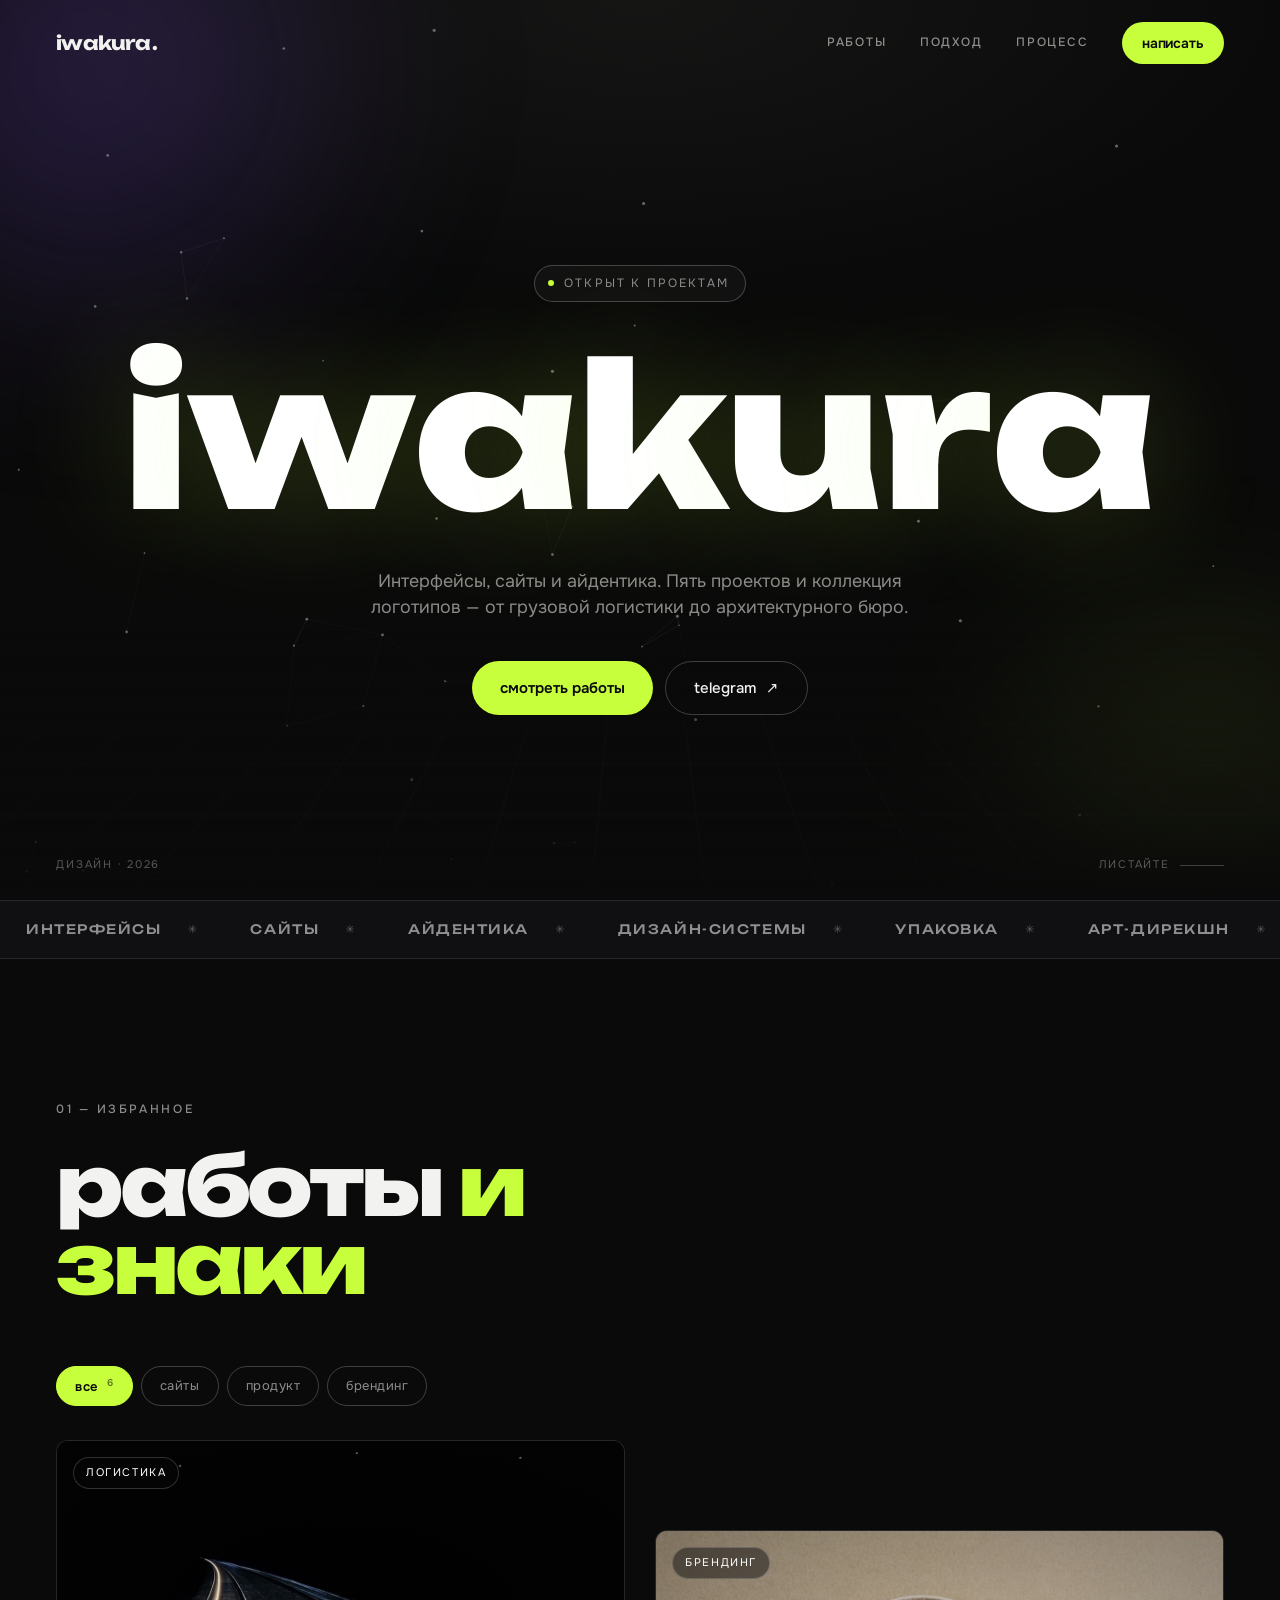
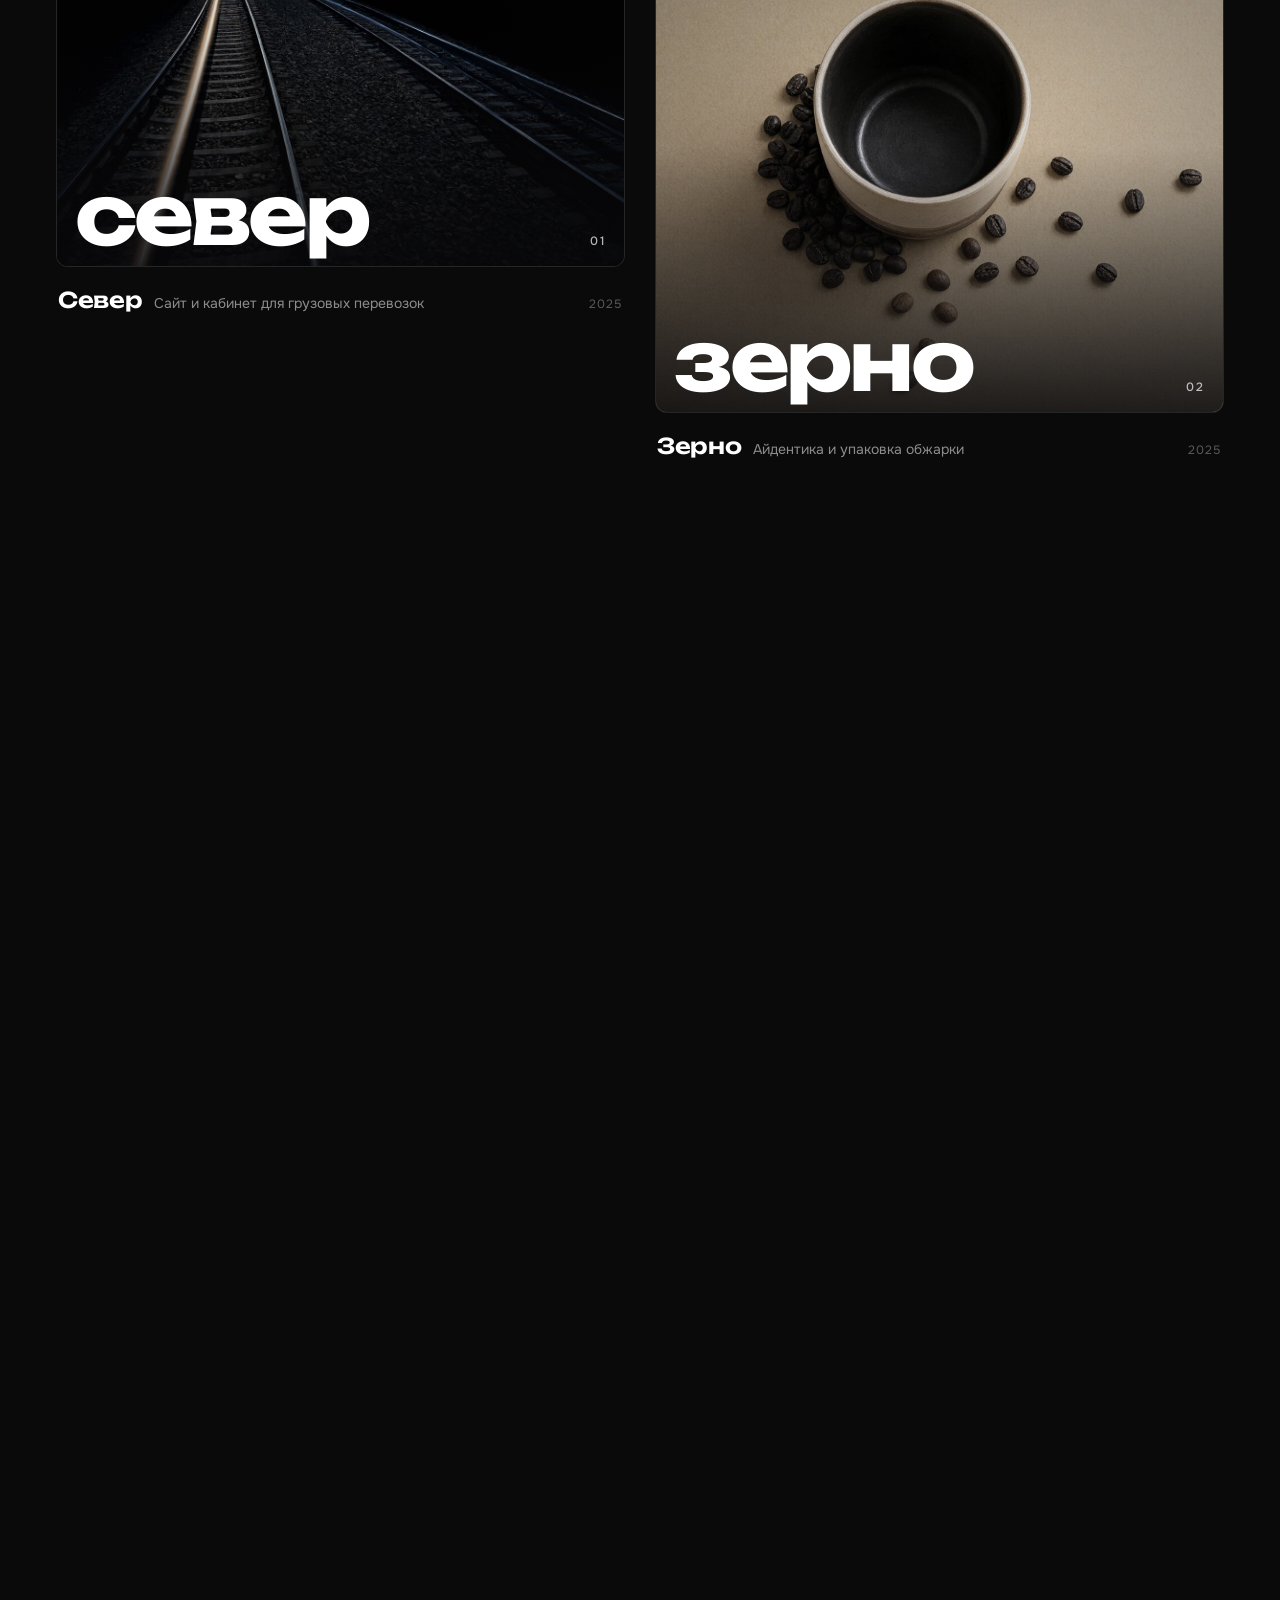
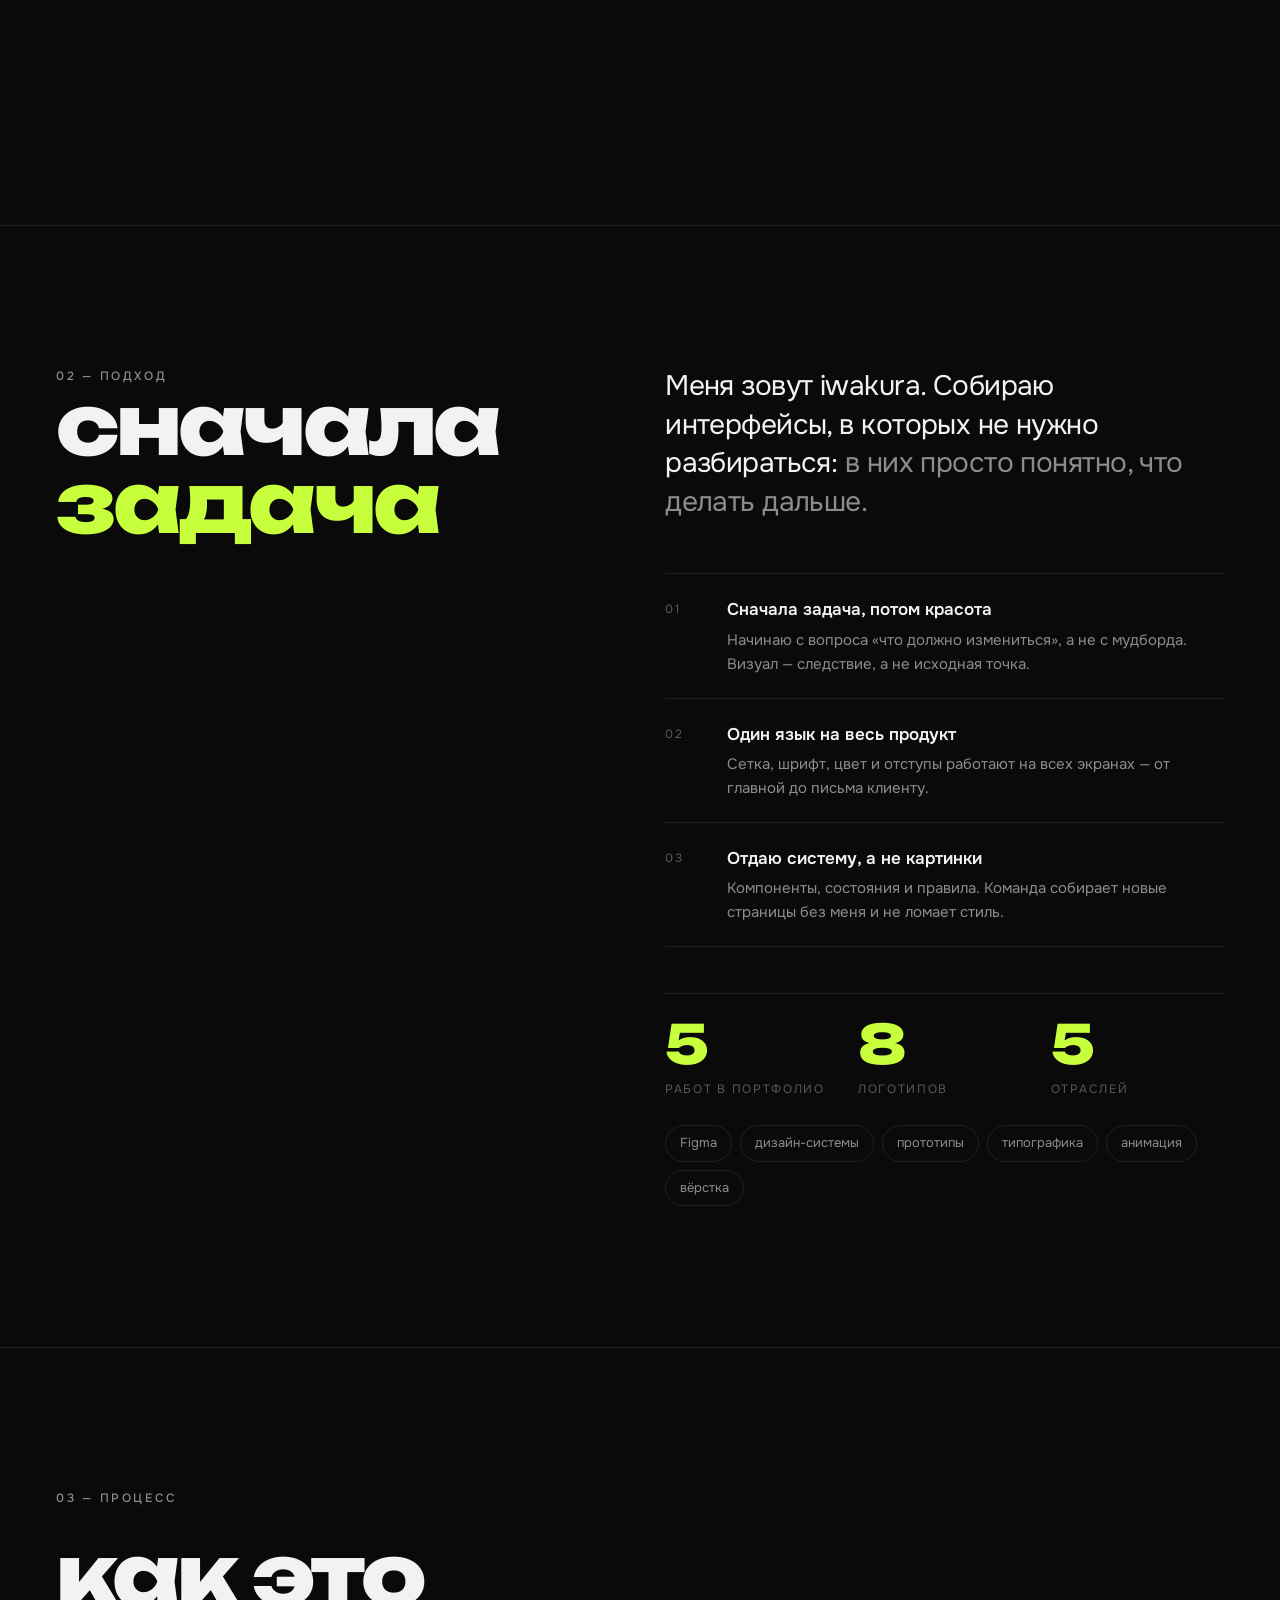
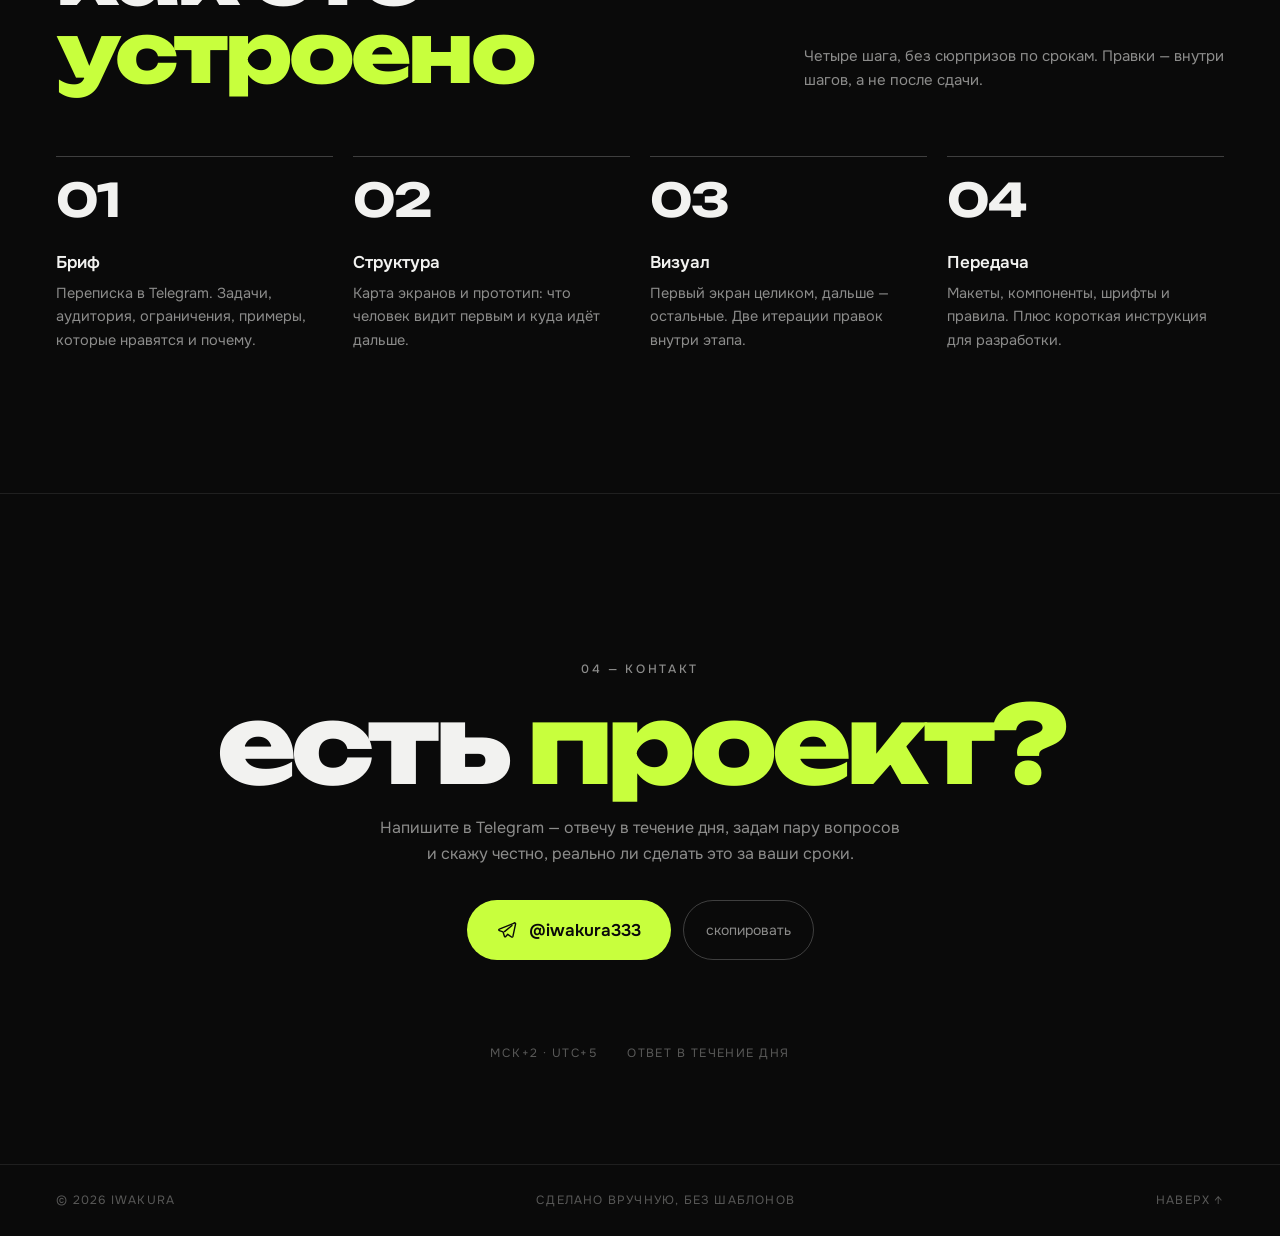
<file: index.html>
﻿<!DOCTYPE html>
<html lang="ru">
<head>
<meta charset="UTF-8">
<meta name="viewport" content="width=device-width, initial-scale=1">
<title>iwakura — дизайн интерфейсов и айдентики</title>
<meta name="description" content="Портфолио iwakura: интерфейсы, сайты и айдентика. Пять проектов и коллекция логотипов — от грузовой логистики до архитектурного бюро.">
<meta property="og:type" content="website">
<meta property="og:title" content="iwakura — дизайн интерфейсов и айдентики">
<meta property="og:description" content="Пять проектов: логистика, кофе, B2B-аналитика, финтех, архитектура.">
<meta name="theme-color" content="#08080a">
<meta http-equiv="Content-Security-Policy" content="default-src 'self'; img-src 'self' data:; style-src 'self' 'unsafe-inline'; script-src 'self' 'unsafe-inline'; font-src 'self'; connect-src 'none'; object-src 'none'; base-uri 'self'; form-action 'none'">
<meta name="referrer" content="strict-origin-when-cross-origin">
<meta name="color-scheme" content="dark">
<link rel="canonical" href="https://dieforme7123.github.io/iwakura/">
<meta property="og:url" content="https://dieforme7123.github.io/iwakura/">
<meta property="og:image" content="https://dieforme7123.github.io/iwakura/og.jpg">
<meta property="og:image:width" content="1200">
<meta property="og:image:height" content="630">
<meta name="twitter:card" content="summary_large_image">
<link rel="icon" href="data:image/svg+xml,%3Csvg xmlns='http://www.w3.org/2000/svg' viewBox='0 0 64 64'%3E%3Crect width='64' height='64' rx='14' fill='%2308080a'/%3E%3Ctext x='32' y='43' font-family='Arial,sans-serif' font-size='26' font-weight='700' fill='%23f4efe4' text-anchor='middle'%3Eiw%3C/text%3E%3C/svg%3E">
<link rel="stylesheet" href="assets/css/fonts.css">
<link rel="stylesheet" href="assets/css/fonts-ui.css">
<link rel="stylesheet" href="assets/css/style.css">
<link rel="stylesheet" href="assets/css/theme-2026.css">
<script>document.documentElement.classList.add('js');</script>
</head>
<body>
<a class="skip" href="#works">к работам</a>
<div class="grain" aria-hidden="true"></div>
<div class="bg-fx" aria-hidden="true"><div class="bg-plane"></div><canvas id="bgParticles"></canvas></div>

<header class="site-head">
  <div class="head-inner">
    <a class="logo" href="index.html">iwakura<span class="dot">.</span></a>
    <nav class="nav" aria-label="Основная навигация">
      <a href="#works">работы</a>
      <a href="#about">подход</a>
      <a href="#process">процесс</a>
      <a class="pill" href="https://t.me/iwakura333" target="_blank" rel="noopener noreferrer">написать</a>
    </nav>
  </div>
  <div class="head-progress" aria-hidden="true"><i></i></div>
</header>

<main>
  <section class="hero">
    <div class="hero-glow" aria-hidden="true"></div>
    <div class="blob blob-a" aria-hidden="true"></div>
    <div class="blob blob-b" aria-hidden="true"></div>
    <p class="hero-kicker"><span class="live" aria-hidden="true"></span>открыт к проектам</p>
    <h1 class="hero-title" data-split>iwakura</h1>
    <p class="hero-sub">Интерфейсы, сайты и айдентика. Пять проектов и коллекция логотипов — от грузовой логистики до архитектурного бюро.</p>
    <div class="hero-cta">
      <a class="btn btn-solid" href="#works" data-magnetic>смотреть работы</a>
      <a class="btn btn-ghost" href="https://t.me/iwakura333" target="_blank" rel="noopener noreferrer">telegram <span class="arr">↗</span></a>
    </div>
    <div class="hero-foot">
      <span>дизайн · 2026</span>
      <span class="scroll-hint">листайте <i aria-hidden="true"></i></span>
    </div>
  </section>

  <div class="strip" aria-hidden="true">
    <div class="strip-track">
      <div class="strip-group">
        <span>интерфейсы</span><span>сайты</span><span>айдентика</span><span>дизайн-системы</span><span>упаковка</span><span>арт-дирекшн</span>
      </div>
    </div>
  </div>

  <section class="section" id="works">
    <div class="wrap">
      <div class="sec-head solo reveal">
        <p class="label">01 — избранное</p>
        <h2>работы <em>и знаки</em></h2>
      </div>

      <div class="filters" role="group" aria-label="Фильтр работ">
        <button class="fchip is-on" type="button" data-filter="all" aria-pressed="true">все <sup>6</sup></button>
        <button class="fchip" type="button" data-filter="web" aria-pressed="false">сайты</button>
        <button class="fchip" type="button" data-filter="product" aria-pressed="false">продукт</button>
        <button class="fchip" type="button" data-filter="brand" aria-pressed="false">брендинг</button>
      </div>
      <div class="works">
        <a class="card reveal" href="works/sever.html" data-cat="web">
          <div class="card-media">
            <img src="assets/img/sever.jpg" alt="Ночная железная дорога — обложка кейса «Север»">
            <span class="card-tag">логистика</span>
            <span class="card-go">смотреть кейс ↗</span>
            <span class="card-word">север <span class="idx">01</span></span>
          </div>
          <div class="card-meta">
            <h3>Север</h3>
            <p>Сайт и кабинет для грузовых перевозок</p>
            <span class="year">2025</span>
          </div>
        </a>

        <a class="card reveal" href="works/zerno.html" data-cat="brand">
          <div class="card-media">
            <img src="assets/img/zerno.jpg" alt="Кофейные зёрна и чашка — обложка кейса «Зерно»">
            <span class="card-tag">брендинг</span>
            <span class="card-go">смотреть кейс ↗</span>
            <span class="card-word">зерно <span class="idx">02</span></span>
          </div>
          <div class="card-meta">
            <h3>Зерно</h3>
            <p>Айдентика и упаковка обжарки</p>
            <span class="year">2025</span>
          </div>
        </a>

        <a class="card reveal" href="works/os.html" data-cat="product">
          <div class="card-media">
            <img src="assets/img/os.jpg" alt="Стеклянные ленты на тёмном фоне — обложка кейса «Ось»">
            <span class="card-tag">продукт</span>
            <span class="card-go">смотреть кейс ↗</span>
            <span class="card-word">ось <span class="idx">03</span></span>
          </div>
          <div class="card-meta">
            <h3>Ось</h3>
            <p>Дизайн-система для B2B-аналитики</p>
            <span class="year">2024</span>
          </div>
        </a>

        <a class="card reveal" href="works/volna.html" data-cat="product">
          <div class="card-media">
            <img src="assets/img/volna.jpg" alt="Тёмная вода — обложка кейса «Волна»">
            <span class="card-tag">финтех</span>
            <span class="card-go">смотреть кейс ↗</span>
            <span class="card-word">волна <span class="idx">04</span></span>
          </div>
          <div class="card-meta">
            <h3>Волна</h3>
            <p>Мобильный банк для самозанятых</p>
            <span class="year">2024</span>
          </div>
        </a>

        <a class="card reveal" href="works/arka.html" data-cat="web">
          <div class="card-media">
            <img src="assets/img/arka.jpg" alt="Бетонная архитектура — обложка кейса «Арка»">
            <span class="card-tag">сайт</span>
            <span class="card-go">смотреть кейс ↗</span>
            <span class="card-word">арка <span class="idx">05</span></span>
          </div>
          <div class="card-meta">
            <h3>Арка</h3>
            <p>Сайт-портфолио архитектурного бюро</p>
            <span class="year">2024</span>
          </div>
        </a>
        <a class="card reveal" href="works/logos.html" data-cat="brand">
          <div class="card-media">
            <img src="assets/img/logos.jpg" alt="Лист логотипов: Orée, Monro, Véla, Baron, Tavr, Palma">
            <span class="card-tag">логотипы</span>
            <span class="card-go">смотреть знаки ↗</span>
            <span class="card-word">логотипы <span class="idx">06</span></span>
          </div>
          <div class="card-meta">
            <h3>Логотипы</h3>
            <p>Девять брендов: от ювелирного дома до кофейни</p>
            <span class="year">2026</span>
          </div>
        </a>
      </div>
    </div>
  </section>

  <section class="section about" id="about">
    <div class="wrap about-grid">
      <div class="reveal">
        <p class="label">02 — подход</p>
        <h2>сначала <em>задача</em></h2>
      </div>
      <div class="about-body">
        <p class="lead reveal">Меня зовут iwakura. Собираю интерфейсы, в которых не нужно разбираться: <span>в них просто понятно, что делать дальше.</span></p>
        <ul class="principles">
          <li class="reveal"><span class="num">01</span><div><h3>Сначала задача, потом красота</h3><p>Начинаю с вопроса «что должно измениться», а не с мудборда. Визуал — следствие, а не исходная точка.</p></div></li>
          <li class="reveal"><span class="num">02</span><div><h3>Один язык на весь продукт</h3><p>Сетка, шрифт, цвет и отступы работают на всех экранах — от главной до письма клиенту.</p></div></li>
          <li class="reveal"><span class="num">03</span><div><h3>Отдаю систему, а не картинки</h3><p>Компоненты, состояния и правила. Команда собирает новые страницы без меня и не ломает стиль.</p></div></li>
        </ul>
        <ul class="stats-row">
          <li><b data-count="6">0</b><span>работ в портфолио</span></li>
          <li><b data-count="9">0</b><span>логотипов</span></li>
          <li><b data-count="5">0</b><span>отраслей</span></li>
        </ul>        <ul class="tags">
          <li>Figma</li><li>дизайн-системы</li><li>прототипы</li><li>типографика</li><li>анимация</li><li>вёрстка</li>
        </ul>
      </div>
    </div>
  </section>

  <section class="section process" id="process">
    <div class="wrap">
      <div class="sec-head reveal">
        <p class="label">03 — процесс</p>
        <h2>как это <em>устроено</em></h2>
        <p class="sec-note">Четыре шага, без сюрпризов по срокам. Правки — внутри шагов, а не после сдачи.</p>
      </div>
      <ol class="steps">
        <li class="step reveal"><span class="n">01</span><h3>Бриф</h3><p>Переписка в Telegram. Задачи, аудитория, ограничения, примеры, которые нравятся и почему.</p></li>
        <li class="step reveal"><span class="n">02</span><h3>Структура</h3><p>Карта экранов и прототип: что человек видит первым и куда идёт дальше.</p></li>
        <li class="step reveal"><span class="n">03</span><h3>Визуал</h3><p>Первый экран целиком, дальше — остальные. Две итерации правок внутри этапа.</p></li>
        <li class="step reveal"><span class="n">04</span><h3>Передача</h3><p>Макеты, компоненты, шрифты и правила. Плюс короткая инструкция для разработки.</p></li>
      </ol>
    </div>
  </section>

  <section class="contact" id="contact">
    <div class="wrap">
      <p class="label reveal">04 — контакт</p>
      <h2 class="reveal">есть <em>проект?</em></h2>
      <p class="lead reveal">Напишите в Telegram — отвечу в течение дня, задам пару вопросов и скажу честно, реально ли сделать это за ваши сроки.</p>
      <div class="contact-actions reveal">
        <a class="tg" href="https://t.me/iwakura333" target="_blank" rel="noopener noreferrer" data-magnetic>
          <svg viewBox="0 0 24 24" fill="none" stroke="currentColor" stroke-width="1.7" aria-hidden="true"><path d="M21.5 3.5 2.8 10.9c-.9.3-.9 1.5 0 1.8l4.4 1.5 1.7 5.3c.2.7 1.1.9 1.6.3l2.4-2.6 4.5 3.2c.6.4 1.5.1 1.7-.7l3.2-15c.2-.9-.7-1.6-1.8-1.2Z" stroke-linejoin="round"/><path d="M9 13.9 18 6.6" stroke-linecap="round"/></svg>
          @iwakura333
        </a>
        <button class="copy" type="button" data-copy="@iwakura333" aria-label="Скопировать ник в Telegram"><span>скопировать</span></button>
      </div>
      <div class="contact-foot reveal">
        <span>МСК+2 · UTC+5</span>
          <span>ответ в течение дня</span>
      </div>
    </div>
  </section>
</main>

<footer>
  <div class="wrap foot">
    <span>© 2026 iwakura</span>
    <span>сделано вручную, без шаблонов</span>
    <a href="#top" onclick="window.scrollTo({top:0,behavior:'smooth'});return false;">наверх ↑</a>
  </div>
</footer>

<script src="assets/js/main.js"></script>
<script src="assets/js/fx.js"></script>
<div class="cursor-dot" aria-hidden="true"></div>
<div class="cursor-ring" aria-hidden="true"></div>
</body>
</html>
</file>
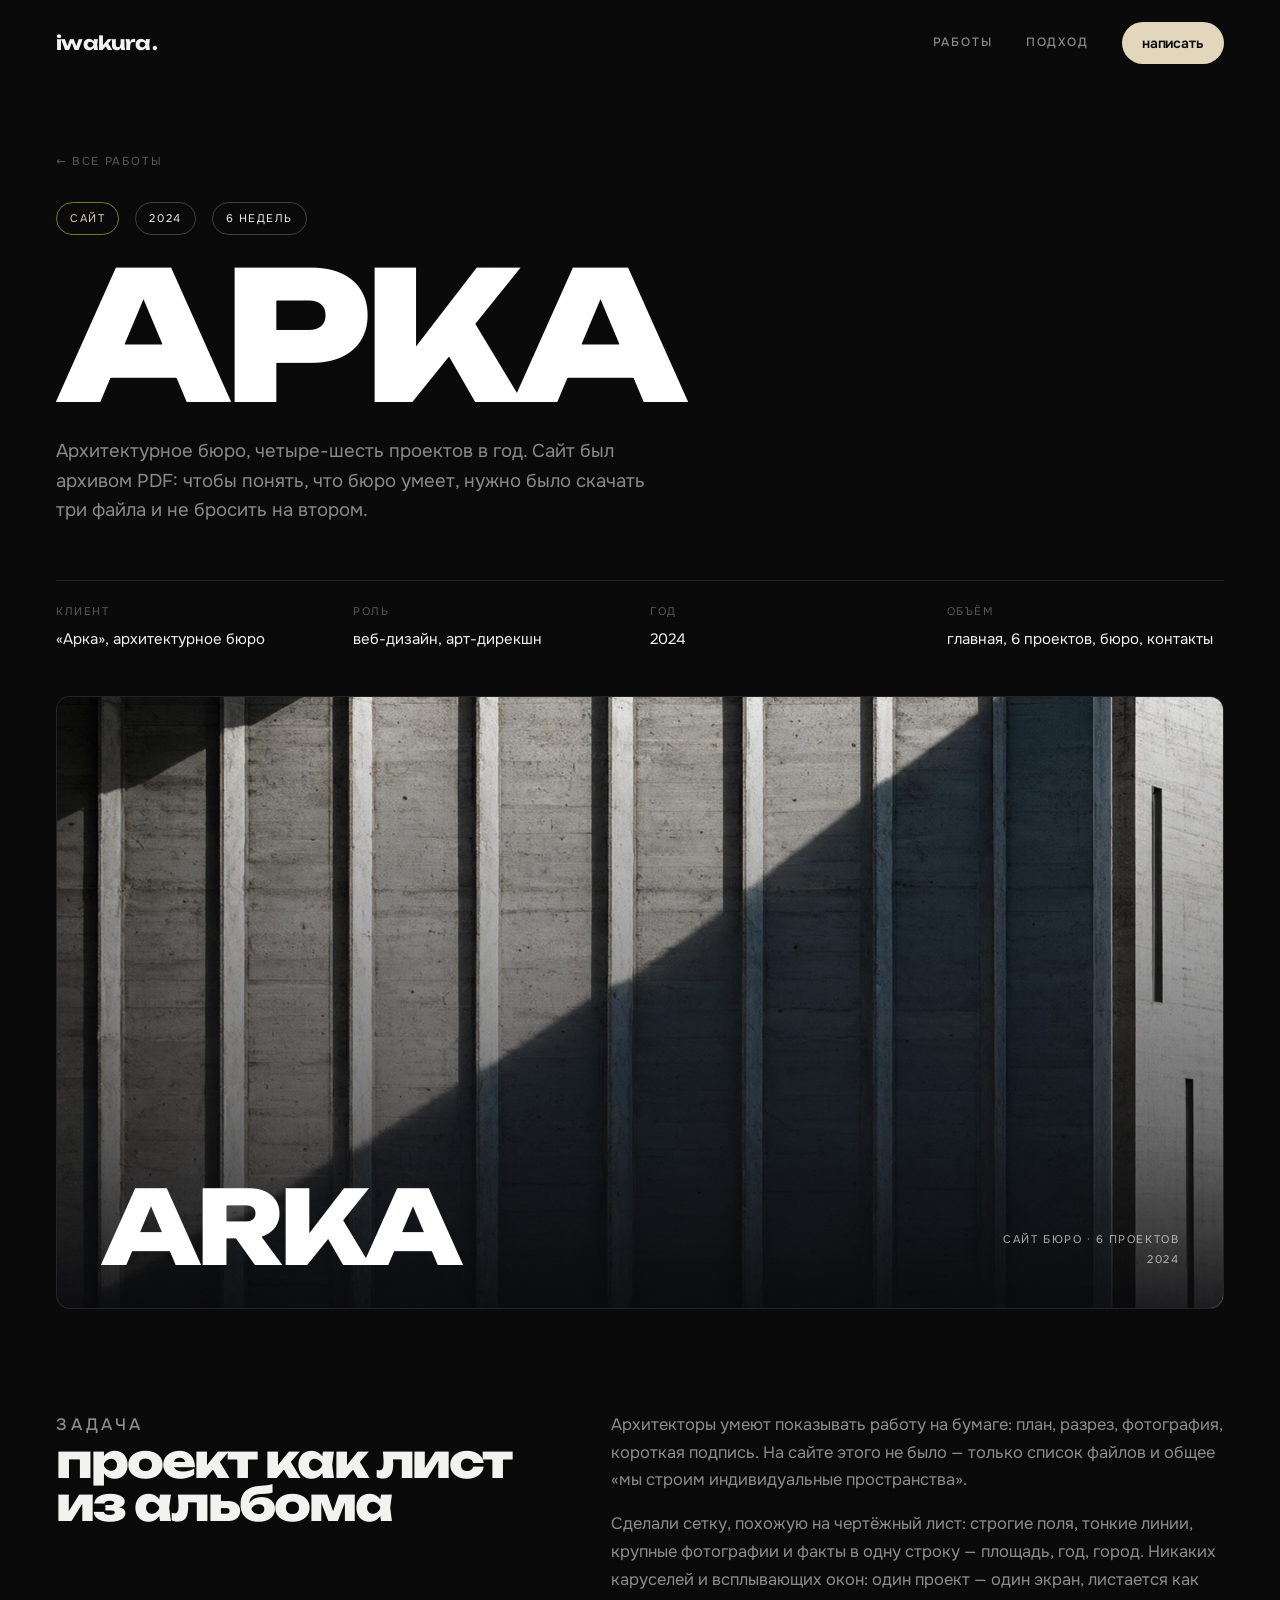
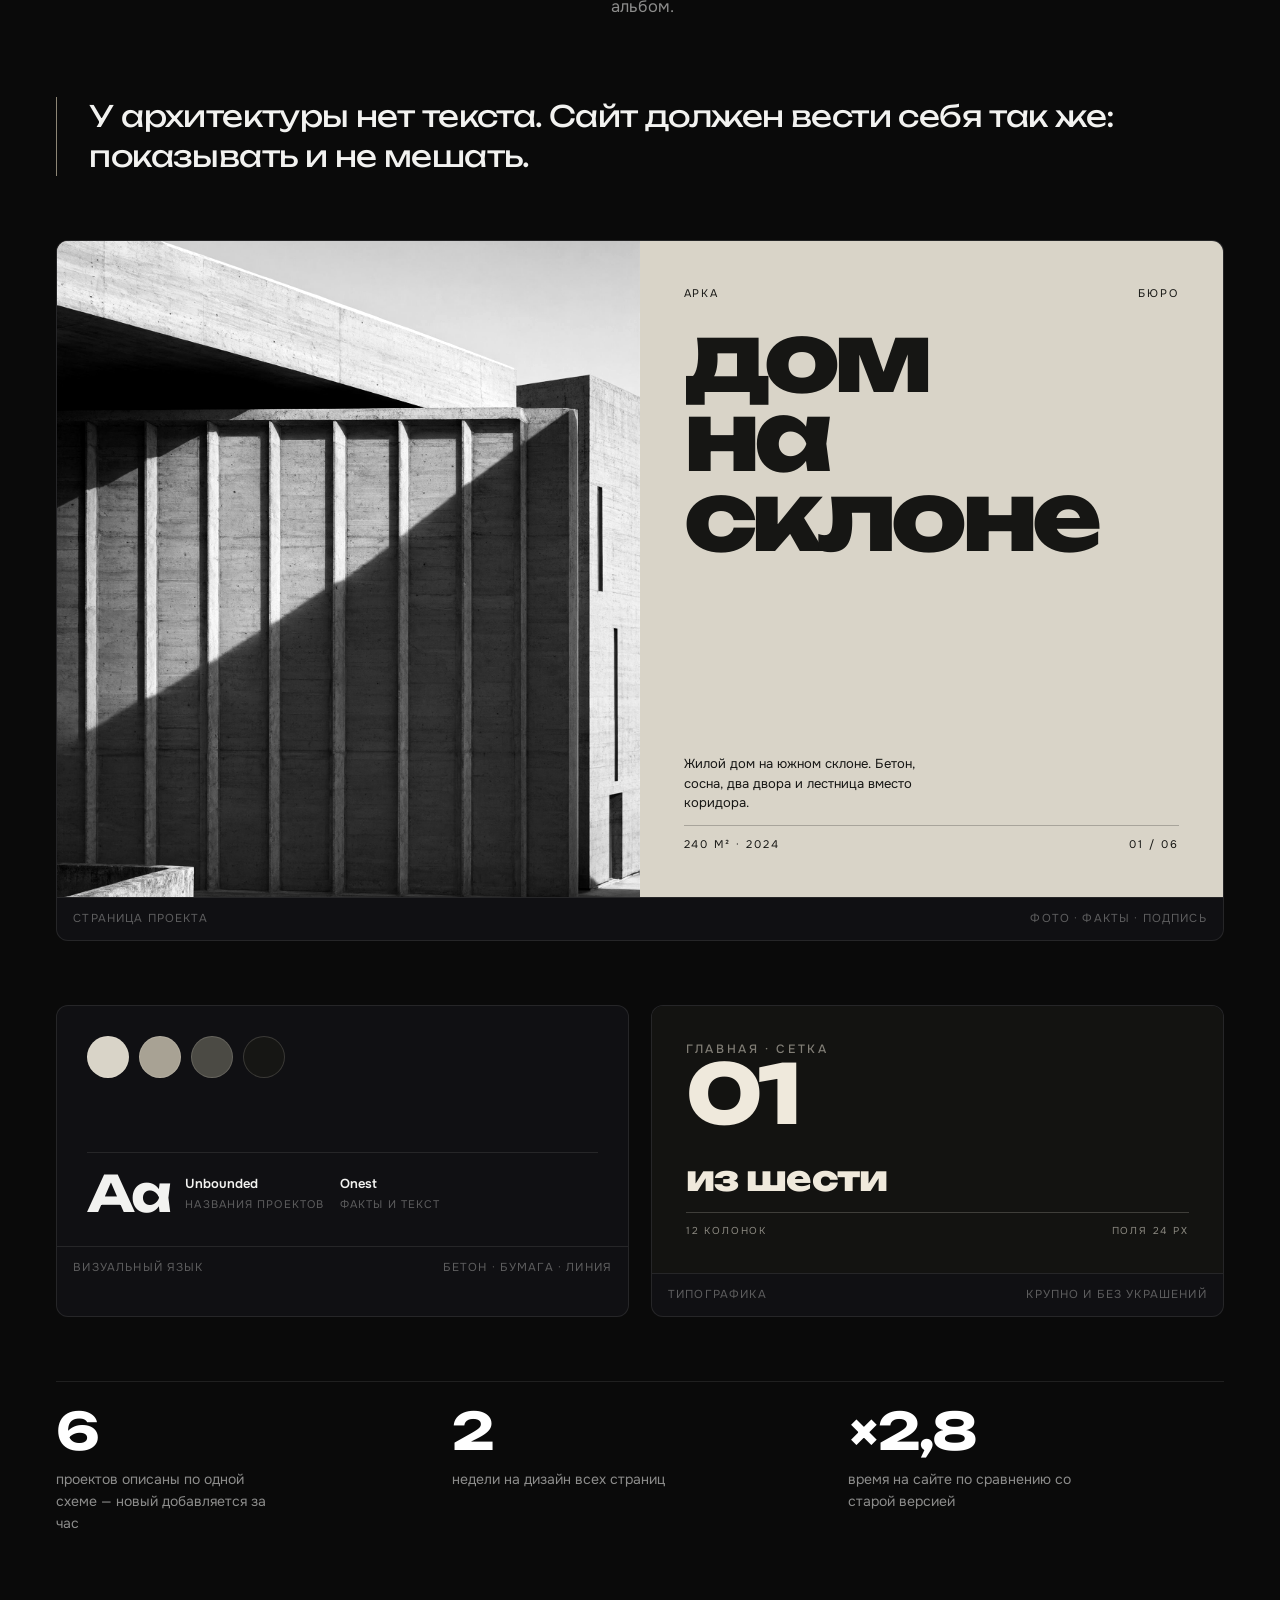
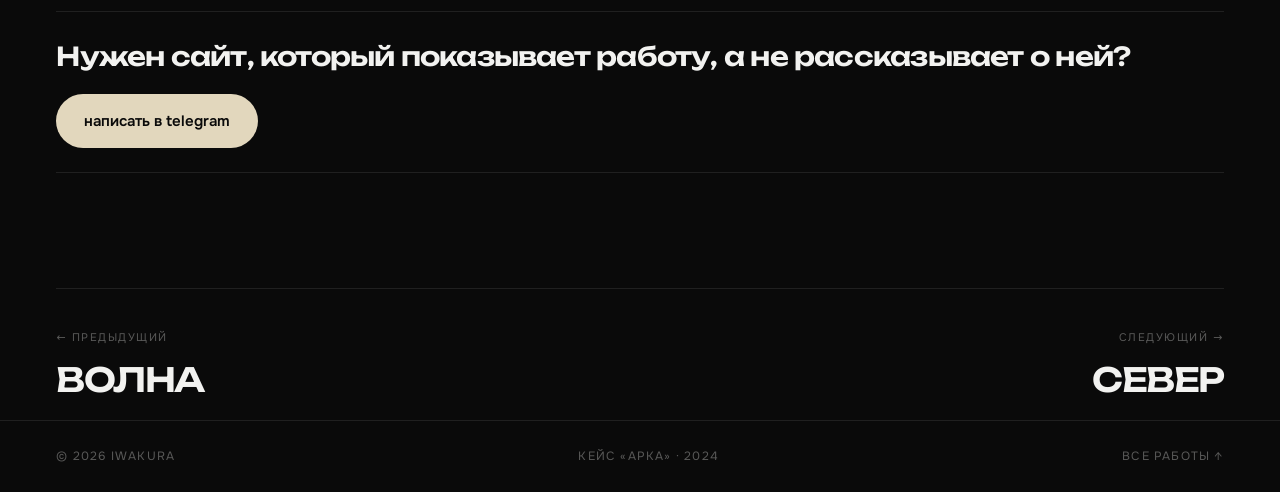
<file: works/arka.html>
﻿<!DOCTYPE html>
<html lang="ru">
<head>
<meta charset="UTF-8">
<meta name="viewport" content="width=device-width, initial-scale=1">
<title>Арка — сайт архитектурного бюро · iwakura</title>
<meta name="description" content="Кейс: сайт-портфолио архитектурного бюро «Арка» — сетка как чертёж, крупные фотографии и шесть проектов без лишних слов.">
<meta name="theme-color" content="#08080a">
<meta http-equiv="Content-Security-Policy" content="default-src 'self'; img-src 'self' data:; style-src 'self' 'unsafe-inline'; script-src 'self' 'unsafe-inline'; font-src 'self'; connect-src 'none'; object-src 'none'; base-uri 'self'; form-action 'none'">
<meta name="referrer" content="strict-origin-when-cross-origin">
<meta name="color-scheme" content="dark">
<link rel="canonical" href="https://dieforme7123.github.io/iwakura/works/arka.html">
<meta property="og:url" content="https://dieforme7123.github.io/iwakura/works/arka.html">
<meta property="og:image" content="https://dieforme7123.github.io/iwakura/og.jpg">
<meta property="og:image:width" content="1200">
<meta property="og:image:height" content="630">
<meta name="twitter:card" content="summary_large_image">
<link rel="icon" href="data:image/svg+xml,%3Csvg xmlns='http://www.w3.org/2000/svg' viewBox='0 0 64 64'%3E%3Crect width='64' height='64' rx='14' fill='%2308080a'/%3E%3Ctext x='32' y='43' font-family='Arial,sans-serif' font-size='26' font-weight='700' fill='%23f4efe4' text-anchor='middle'%3Eiw%3C/text%3E%3C/svg%3E">
<link rel="stylesheet" href="../assets/css/fonts.css">
<link rel="stylesheet" href="../assets/css/fonts-ui.css">
<link rel="stylesheet" href="../assets/css/style.css">
<link rel="stylesheet" href="../assets/css/theme-2026.css">
<script>document.documentElement.classList.add('js');</script>
</head>
<body class="case" style="--acc:#e2d7bd">
<a class="skip" href="#content">к содержимому</a>
<div class="grain" aria-hidden="true"></div>

<header class="site-head">
  <div class="head-inner">
    <a class="logo" href="../index.html">iwakura<span class="dot">.</span></a>
    <nav class="nav" aria-label="Навигация">
      <a href="../index.html#works">работы</a>
      <a href="../index.html#about">подход</a>
      <a class="pill" href="https://t.me/iwakura333" target="_blank" rel="noopener noreferrer">написать</a>
    </nav>
  </div>
  <div class="head-progress" aria-hidden="true"><i></i></div>
</header>

<main id="content" class="case-top">
  <div class="wrap case-head">
    <a class="back-link" href="../index.html#works">← все работы</a>
    <div class="case-tag">
      <span class="chip acc">сайт</span>
      <span class="chip">2024</span>
      <span class="chip">6 недель</span>
    </div>
    <h1 class="case-title">арка</h1>
    <p class="case-desc">Архитектурное бюро, четыре-шесть проектов в год. Сайт был архивом PDF: чтобы понять, что бюро умеет, нужно было скачать три файла и не бросить на втором.</p>
    <dl class="case-meta">
      <div><dt>клиент</dt><dd>«Арка», архитектурное бюро</dd></div>
      <div><dt>роль</dt><dd>веб-дизайн, арт-дирекшн</dd></div>
      <div><dt>год</dt><dd>2024</dd></div>
      <div><dt>объём</dt><dd>главная, 6 проектов, бюро, контакты</dd></div>
    </dl>
  </div>

  <div class="wrap">
    <figure class="case-cover reveal">
      <img src="../assets/img/arka.jpg" alt="Бетонная архитектура с сильными тенями" fetchpriority="high">
      <div class="cover-lock">
        <span class="word">arka</span>
        <span class="cap">сайт бюро · 6 проектов<br>2024</span>
      </div>
    </figure>
  </div>

  <div class="wrap case-body">
    <div class="prose">
      <div class="reveal">
        <p class="label">задача</p>
        <h2>проект как лист<br>из альбома</h2>
      </div>
      <div class="reveal">
        <p>Архитекторы умеют показывать работу на бумаге: план, разрез, фотография, короткая подпись. На сайте этого не было — только список файлов и общее «мы строим индивидуальные пространства».</p>
        <p>Сделали сетку, похожую на чертёжный лист: строгие поля, тонкие линии, крупные фотографии и факты в одну строку — площадь, год, город. Никаких каруселей и всплывающих окон: один проект — один экран, листается как альбом.</p>
      </div>
    </div>

    <blockquote class="quote reveal">У архитектуры нет текста. Сайт должен вести себя так же: показывать и не мешать.</blockquote>

    <div class="shots">
      <figure class="shot reveal">
        <div class="mock b-arka">
          <div class="ph"><img src="../assets/img/arka.jpg" alt="Фрагмент бетонного фасада"></div>
          <div class="txt">
            <div>
              <div class="sub" style="border:0; padding:0; margin-bottom:14px"><span>арка</span><span>бюро</span></div>
              <div class="huge">дом<br>на склоне</div>
            </div>
            <div>
              <p style="font-size:clamp(10px,1.2vw,13px); line-height:1.5; max-width:30ch">Жилой дом на южном склоне. Бетон, сосна, два двора и лестница вместо коридора.</p>
              <div class="sub" style="margin-top:12px"><span>240 м² · 2024</span><span>01 / 06</span></div>
            </div>
          </div>
        </div>
        <figcaption class="shot-cap"><span>страница проекта</span><span>фото · факты · подпись</span></figcaption>
      </figure>
    </div>

    <div class="shots two">
      <figure class="shot reveal">
        <div class="plate flush">
          <div class="row">
            <span class="sw" style="--c:#d9d4c8"></span>
            <span class="sw" style="--c:#a8a294"></span>
            <span class="sw" style="--c:#4b4a44"></span>
            <span class="sw" style="--c:#161614"></span>
          </div>
          <div class="spec">
            <span class="aa">Аа</span>
            <div><b>Unbounded</b><small>названия проектов</small></div>
            <div><b>Onest</b><small>факты и текст</small></div>
          </div>
        </div>
        <figcaption class="shot-cap"><span>визуальный язык</span><span>бетон · бумага · линия</span></figcaption>
      </figure>
      <figure class="shot reveal">
        <div class="poster">
          <span class="label" style="color:rgba(239,233,220,.5)">главная · сетка</span>
          <div class="big">01<br><span style="font-size:.42em; letter-spacing:-.02em">из шести</span></div>
          <div class="meta"><span>12 колонок</span><span>поля 24 px</span></div>
        </div>
        <figcaption class="shot-cap"><span>типографика</span><span>крупно и без украшений</span></figcaption>
      </figure>
    </div>

    <ul class="stats reveal">
      <li><div class="v">6</div><span class="k">проектов описаны по одной схеме — новый добавляется за час</span></li>
      <li><div class="v">2</div><span class="k">недели на дизайн всех страниц</span></li>
      <li><div class="v">×2,8</div><span class="k">время на сайте по сравнению со старой версией</span></li>
    </ul>

    <div class="case-cta reveal">
      <p>Нужен сайт, который показывает работу, а не рассказывает о ней?</p>
      <a class="btn btn-solid" href="https://t.me/iwakura333" target="_blank" rel="noopener noreferrer" data-magnetic>написать в telegram</a>
    </div>

    <nav class="case-nav" aria-label="Другие кейсы">
      <a href="volna.html"><span class="k">← предыдущий</span><span class="t">волна</span></a>
      <a class="next" href="sever.html"><span class="k">следующий →</span><span class="t">север</span></a>
    </nav>
  </div>
</main>

<footer>
  <div class="wrap foot">
    <span>© 2026 iwakura</span>
    <span>кейс «Арка» · 2024</span>
    <a href="../index.html#works">все работы ↑</a>
  </div>
</footer>

<script src="../assets/js/main.js"></script>
</body>
</html>
</file>
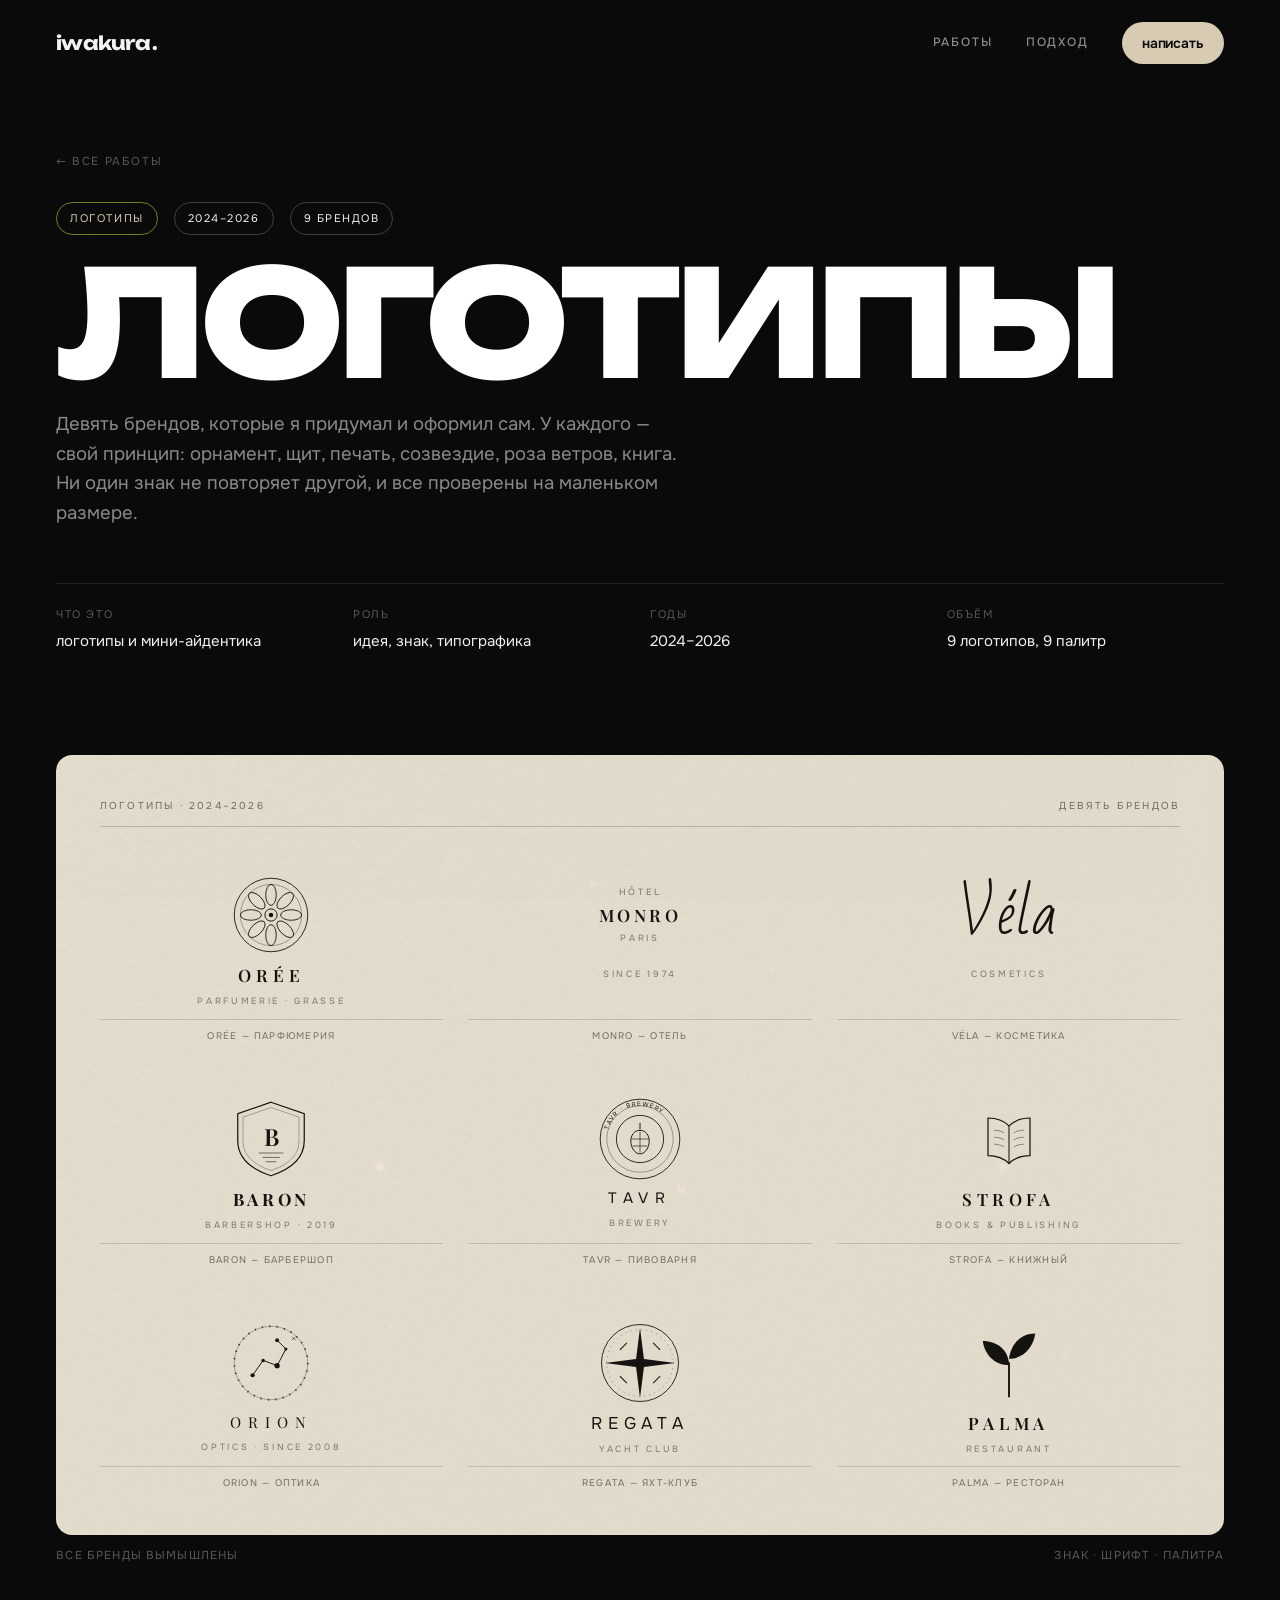
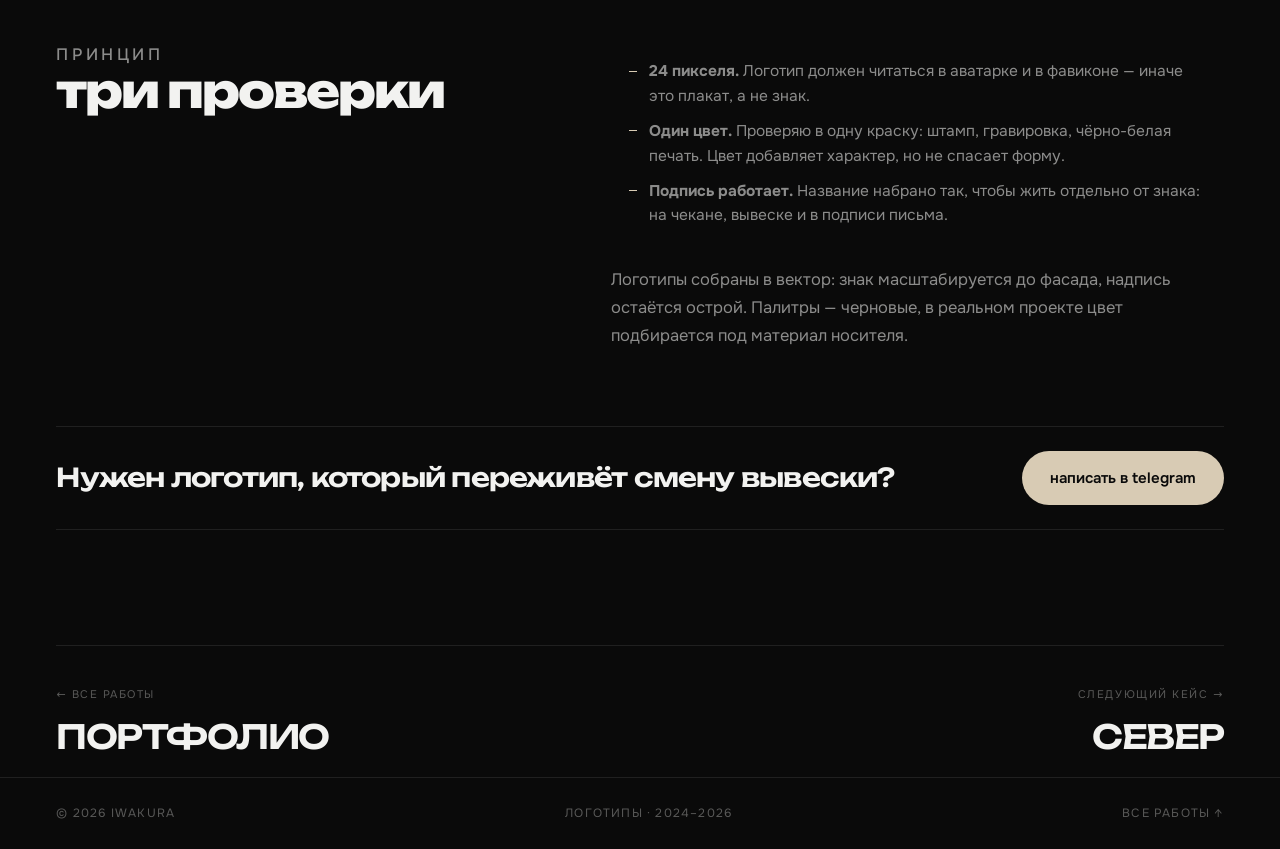
<file: works/logos.html>
﻿<!DOCTYPE html>
<html lang="ru">
<head>
<meta charset="UTF-8">
<meta name="viewport" content="width=device-width, initial-scale=1">
<title>Логотипы — бренды и знаки · iwakura</title>
<meta name="description" content="Девять логотипов для вымышленных брендов: парфюмерия, отель, косметика, барбершоп, пивоварня, зоомагазин, оптика, яхт-клуб, ресторан.">
<meta name="theme-color" content="#08080a">
<meta http-equiv="Content-Security-Policy" content="default-src 'self'; img-src 'self' data:; style-src 'self' 'unsafe-inline'; script-src 'self' 'unsafe-inline'; font-src 'self'; connect-src 'none'; object-src 'none'; base-uri 'self'; form-action 'none'">
<meta name="referrer" content="strict-origin-when-cross-origin">
<meta name="color-scheme" content="dark">
<link rel="canonical" href="https://dieforme7123.github.io/iwakura/works/logos.html">
<meta property="og:type" content="article">
<meta property="og:title" content="Логотипы — бренды и знаки · iwakura">
<meta property="og:description" content="Девять логотипов для вымышленных брендов: от парфюмерии до яхт-клуба.">
<meta property="og:url" content="https://dieforme7123.github.io/iwakura/works/logos.html">
<meta property="og:image" content="https://dieforme7123.github.io/iwakura/og.jpg">
<meta property="og:image:width" content="1200">
<meta property="og:image:height" content="630">
<meta name="twitter:card" content="summary_large_image">
<link rel="icon" href="data:image/svg+xml,%3Csvg xmlns='http://www.w3.org/2000/svg' viewBox='0 0 64 64'%3E%3Crect width='64' height='64' rx='14' fill='%2308080a'/%3E%3Ctext x='32' y='43' font-family='Arial,sans-serif' font-size='26' font-weight='700' fill='%23f4efe4' text-anchor='middle'%3Eiw%3C/text%3E%3C/svg%3E">
<link rel="stylesheet" href="../assets/css/fonts.css">
<link rel="stylesheet" href="../assets/css/fonts-extra.css">
<link rel="stylesheet" href="../assets/css/fonts-ui.css">
<link rel="stylesheet" href="../assets/css/style.css">
<link rel="stylesheet" href="../assets/css/theme-2026.css">
<script>document.documentElement.classList.add('js');</script>
</head>
<body class="case" style="--acc:#d8cbb4">
<a class="skip" href="#content">к содержимому</a>
<div class="grain" aria-hidden="true"></div>

<header class="site-head">
  <div class="head-inner">
    <a class="logo" href="../index.html">iwakura<span class="dot">.</span></a>
    <nav class="nav" aria-label="Навигация">
      <a href="../index.html#works">работы</a>
      <a href="../index.html#about">подход</a>
      <a class="pill" href="https://t.me/iwakura333" target="_blank" rel="noopener noreferrer">написать</a>
    </nav>
  </div>
  <div class="head-progress" aria-hidden="true"><i></i></div>
</header>

<main id="content" class="case-top">
  <div class="wrap case-head">
    <a class="back-link" href="../index.html#works">← все работы</a>
    <div class="case-tag">
      <span class="chip acc">логотипы</span>
      <span class="chip">2024–2026</span>
      <span class="chip">9 брендов</span>
    </div>
    <h1 class="case-title long">логотипы</h1>
    <p class="case-desc">Девять брендов, которые я придумал и оформил сам. У каждого — свой принцип: орнамент, щит, печать, созвездие, роза ветров, книга. Ни один знак не повторяет другой, и все проверены на маленьком размере.</p>
    <dl class="case-meta">
      <div><dt>что это</dt><dd>логотипы и мини-айдентика</dd></div>
      <div><dt>роль</dt><dd>идея, знак, типографика</dd></div>
      <div><dt>годы</dt><dd>2024–2026</dd></div>
      <div><dt>объём</dt><dd>9 логотипов, 9 палитр</dd></div>
    </dl>
  </div>

  <div class="wrap case-body">
    <div class="sheet reveal">
      <div class="sheet-head"><span>логотипы · 2024–2026</span><span>девять брендов</span></div>
      <div class="sheet-grid">

        <figure class="lg">
          <div class="lg-mark">
            <svg viewBox="0 0 96 96" fill="none" stroke="currentColor" aria-hidden="true">
              <circle cx="48" cy="48" r="42" stroke-width="1"/>
              <circle cx="48" cy="48" r="35" stroke-width=".7" opacity=".55"/>
              <g stroke-width="1">
                <ellipse cx="48" cy="25" rx="6" ry="12"/>
                <ellipse cx="48" cy="25" rx="6" ry="12" transform="rotate(45 48 48)"/>
                <ellipse cx="48" cy="25" rx="6" ry="12" transform="rotate(90 48 48)"/>
                <ellipse cx="48" cy="25" rx="6" ry="12" transform="rotate(135 48 48)"/>
                <ellipse cx="48" cy="25" rx="6" ry="12" transform="rotate(180 48 48)"/>
                <ellipse cx="48" cy="25" rx="6" ry="12" transform="rotate(225 48 48)"/>
                <ellipse cx="48" cy="25" rx="6" ry="12" transform="rotate(270 48 48)"/>
                <ellipse cx="48" cy="25" rx="6" ry="12" transform="rotate(315 48 48)"/>
              </g>
              <circle cx="48" cy="48" r="7" stroke-width="1.1"/>
              <circle cx="48" cy="48" r="2.6" fill="currentColor" stroke="none"/>
            </svg>
          </div>
          <div class="lg-word w-serif caps">Orée</div>
          <div class="lg-tag">Parfumerie · Grasse</div>
          <figcaption class="lg-cap">Orée — парфюмерия</figcaption>
        </figure>

        <figure class="lg">
          <div class="lg-mark">
            <div class="lg-stack">
              <span class="lg-tag">Hôtel</span>
              <span class="lg-word w-serif caps" style="letter-spacing:.2em">Monro</span>
              <span class="lg-tag">Paris</span>
            </div>
          </div>
          <div class="lg-tag">since 1974</div>
          <figcaption class="lg-cap">Monro — отель</figcaption>
        </figure>

        <figure class="lg">
          <div class="lg-mark"><span class="lg-word w-script" style="font-size:clamp(38px,4.4vw,58px);line-height:.9">Véla</span></div>
          <div class="lg-tag">Cosmetics</div>
          <figcaption class="lg-cap">Véla — косметика</figcaption>
        </figure>

        <figure class="lg">
          <div class="lg-mark">
            <svg viewBox="0 0 96 96" fill="none" aria-hidden="true">
              <path d="M48 6 86 19v31c0 21-17 33-38 40C27 83 10 71 10 50V19Z" stroke="currentColor" stroke-width="1.4"/>
              <path d="M48 12 80 23v27c0 18-14 28-32 34-18-6-32-16-32-34V23Z" stroke="currentColor" stroke-width=".7" opacity=".5"/>
              <text x="48" y="56" text-anchor="middle" font-family="Playfair Display, Georgia, serif" font-size="27" font-weight="600" fill="currentColor">B</text>
              <path d="M34 64h28M38 69h20M42 74h12" stroke="currentColor" stroke-width="1" opacity=".65"/>
            </svg>
          </div>
          <div class="lg-word w-serif caps" style="letter-spacing:.22em;font-weight:700">Baron</div>
          <div class="lg-tag">Barbershop · 2019</div>
          <figcaption class="lg-cap">Baron — барбершоп</figcaption>
        </figure>

        <figure class="lg">
          <div class="lg-mark">
            <svg viewBox="0 0 96 96" fill="none" aria-hidden="true">
              <circle cx="48" cy="48" r="45.5" stroke="currentColor" stroke-width="1"/>
              <circle cx="48" cy="48" r="38" stroke="currentColor" stroke-width=".8" opacity=".5"/>
              <circle cx="48" cy="48" r="27" stroke="currentColor" stroke-width="1"/>
              <defs><path id="tavrArc" d="M10 48a38 38 0 0 1 76 0"/></defs>
              <text font-family="Onest, sans-serif" font-size="7.1" letter-spacing="1.2" fill="currentColor">
                <textPath href="#tavrArc" startOffset="9%">TAVR · BREWERY</textPath>
              </text>
              <g stroke="currentColor" stroke-width="1.1" stroke-linecap="round">
                <path d="M48 30v6"/>
                <path d="M48 38c-6.5 0-10.5 5.5-10.5 12.5S42 65 48 65s10.5-7.5 10.5-14.5S54.5 38 48 38Z"/>
                <path d="M48 40v23" stroke-width=".9" opacity=".8"/>
                <path d="M39 48h18M40 56h16" stroke-width=".9" opacity=".8"/>
              </g>
              
            </svg>
          </div>
          <div class="lg-word w-sans caps-wide">Tavr</div>
          <div class="lg-tag">Brewery</div>
          <figcaption class="lg-cap">Tavr — пивоварня</figcaption>
        </figure>

        <figure class="lg">
          <div class="lg-mark">
            <svg viewBox="0 0 96 96" fill="none" aria-hidden="true">
              <path d="M48 33c-6-6-14-9-24-9v43c10 0 18 3 24 9 6-6 14-9 24-9V24c-10 0-18 3-24 9Z" stroke="currentColor" stroke-width="1.4" stroke-linejoin="round"/>
              <path d="M48 33v43" stroke="currentColor" stroke-width="1.2"/>
              <path d="M31 38c4.5 0 8.5 1 11.5 3M31 46c4.5 0 8.5 1 11.5 3M31 54c4.5 0 8.5 1 11.5 3" stroke="currentColor" stroke-width=".9" opacity=".55"/>
              <path d="M65 38c-4.5 0-8.5 1-11.5 3M65 46c-4.5 0-8.5 1-11.5 3M65 54c-4.5 0-8.5 1-11.5 3" stroke="currentColor" stroke-width=".9" opacity=".55"/>
            </svg>
          </div>
          <div class="lg-word w-serif caps" style="letter-spacing:.26em">Strofa</div>
          <div class="lg-tag">Books & publishing</div>
          <figcaption class="lg-cap">Strofa — книжный</figcaption>
        </figure>

        <figure class="lg">
          <div class="lg-mark">
            <svg viewBox="0 0 96 96" fill="none" aria-hidden="true">
              <circle cx="48" cy="48" r="42" stroke="currentColor" stroke-width=".8" opacity=".45"/>
              <circle cx="48" cy="48" r="42" stroke="currentColor" stroke-width="2.2" stroke-dasharray="1.5 7" opacity=".75"/>
              <path d="M27 62 39 45 55 51 65 32 55 22" stroke="currentColor" stroke-width="1.1"/>
              <circle cx="27" cy="62" r="2.4" fill="currentColor"/>
              <circle cx="39" cy="45" r="2" fill="currentColor"/>
              <circle cx="55" cy="51" r="3" fill="currentColor"/>
              <circle cx="65" cy="32" r="1.8" fill="currentColor"/>
              <circle cx="55" cy="22" r="2.2" fill="currentColor"/>
              <path d="M72 18l4 4M76 18l-4 4M72 14v-0M74 22v0" stroke="currentColor" stroke-width=".9" opacity=".7"/>
            </svg>
          </div>
          <div class="lg-word w-serif-l caps-wide">Orion</div>
          <div class="lg-tag">Optics · Since 2008</div>
          <figcaption class="lg-cap">Orion — оптика</figcaption>
        </figure>

        <figure class="lg">
          <div class="lg-mark">
            <svg viewBox="0 0 96 96" fill="none" aria-hidden="true">
              <circle cx="48" cy="48" r="44" stroke="currentColor" stroke-width="1"/>
              <circle cx="48" cy="48" r="38" stroke="currentColor" stroke-width="1" stroke-dasharray="1 5" opacity=".55"/>
              <path d="M48 8 52.5 43.5 88 48 52.5 52.5 48 88 43.5 52.5 8 48 43.5 43.5Z" fill="currentColor"/>
              <path d="M63 25l8 8M71 63l-8 8M33 71l-8-8M25 33l8-8" stroke="currentColor" stroke-width="1.2"/>
            </svg>
          </div>
          <div class="lg-word w-sans caps" style="letter-spacing:.34em">Regata</div>
          <div class="lg-tag">Yacht club</div>
          <figcaption class="lg-cap">Regata — яхт-клуб</figcaption>
        </figure>

        <figure class="lg">
          <div class="lg-mark">
            <svg viewBox="0 0 80 80" fill="none" aria-hidden="true">
              <path d="M40 72V40" stroke="currentColor" stroke-width="1.8" stroke-linecap="round"/>
              <path d="M40 42C27 42 17 33 15 19c14 0 25 9 25 23Z" fill="currentColor"/>
              <path d="M40 36c2-14 11-24 25-24-2 14-12 24-25 24Z" fill="currentColor"/>
            </svg>
          </div>
          <div class="lg-word w-serif caps" style="letter-spacing:.28em">Palma</div>
          <div class="lg-tag">Restaurant</div>
          <figcaption class="lg-cap">Palma — ресторан</figcaption>
        </figure>

      </div>
    </div>

    <p class="caption-row reveal"><span>все бренды вымышлены</span><span>знак · шрифт · палитра</span></p>

    <div class="prose" style="margin-top:clamp(42px,6vw,76px)">
      <div class="reveal">
        <p class="label">принцип</p>
        <h2>три проверки</h2>
      </div>
      <div class="reveal">
        <ul class="dash">
          <li><strong>24 пикселя.</strong> Логотип должен читаться в аватарке и в фавиконе — иначе это плакат, а не знак.</li>
          <li><strong>Один цвет.</strong> Проверяю в одну краску: штамп, гравировка, чёрно-белая печать. Цвет добавляет характер, но не спасает форму.</li>
          <li><strong>Подпись работает.</strong> Название набрано так, чтобы жить отдельно от знака: на чекане, вывеске и в подписи письма.</li>
        </ul>
        <p style="margin-top:20px">Логотипы собраны в вектор: знак масштабируется до фасада, надпись остаётся острой. Палитры — черновые, в реальном проекте цвет подбирается под материал носителя.</p>
      </div>
    </div>

    <div class="case-cta reveal">
      <p>Нужен логотип, который переживёт смену вывески?</p>
      <a class="btn btn-solid" href="https://t.me/iwakura333" target="_blank" rel="noopener noreferrer" data-magnetic>написать в telegram</a>
    </div>

    <nav class="case-nav" aria-label="Другие работы">
      <a href="../index.html#works"><span class="k">← все работы</span><span class="t">портфолио</span></a>
      <a class="next" href="sever.html"><span class="k">следующий кейс →</span><span class="t">север</span></a>
    </nav>
  </div>
</main>

<footer>
  <div class="wrap foot">
    <span>© 2026 iwakura</span>
    <span>логотипы · 2024–2026</span>
    <a href="../index.html#works">все работы ↑</a>
  </div>
</footer>

<script src="../assets/js/main.js"></script>
</body>
</html>
</file>
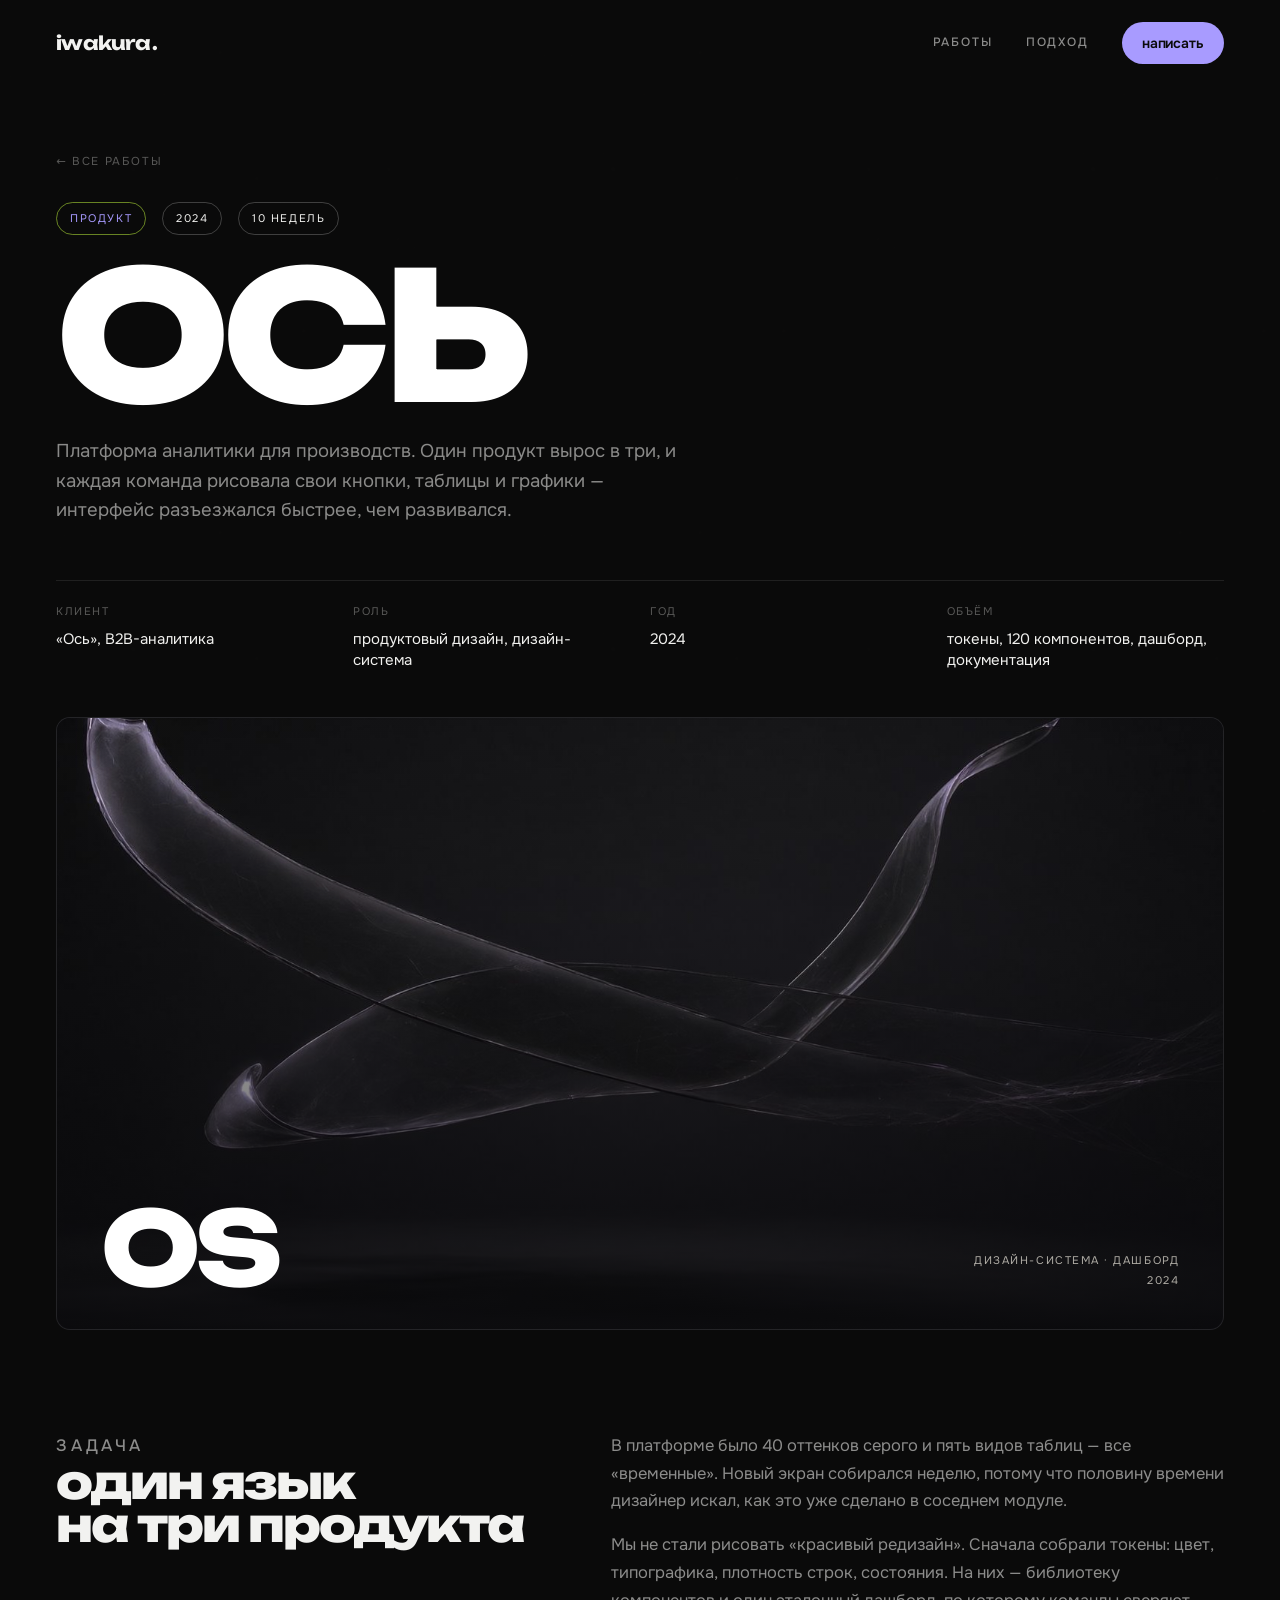
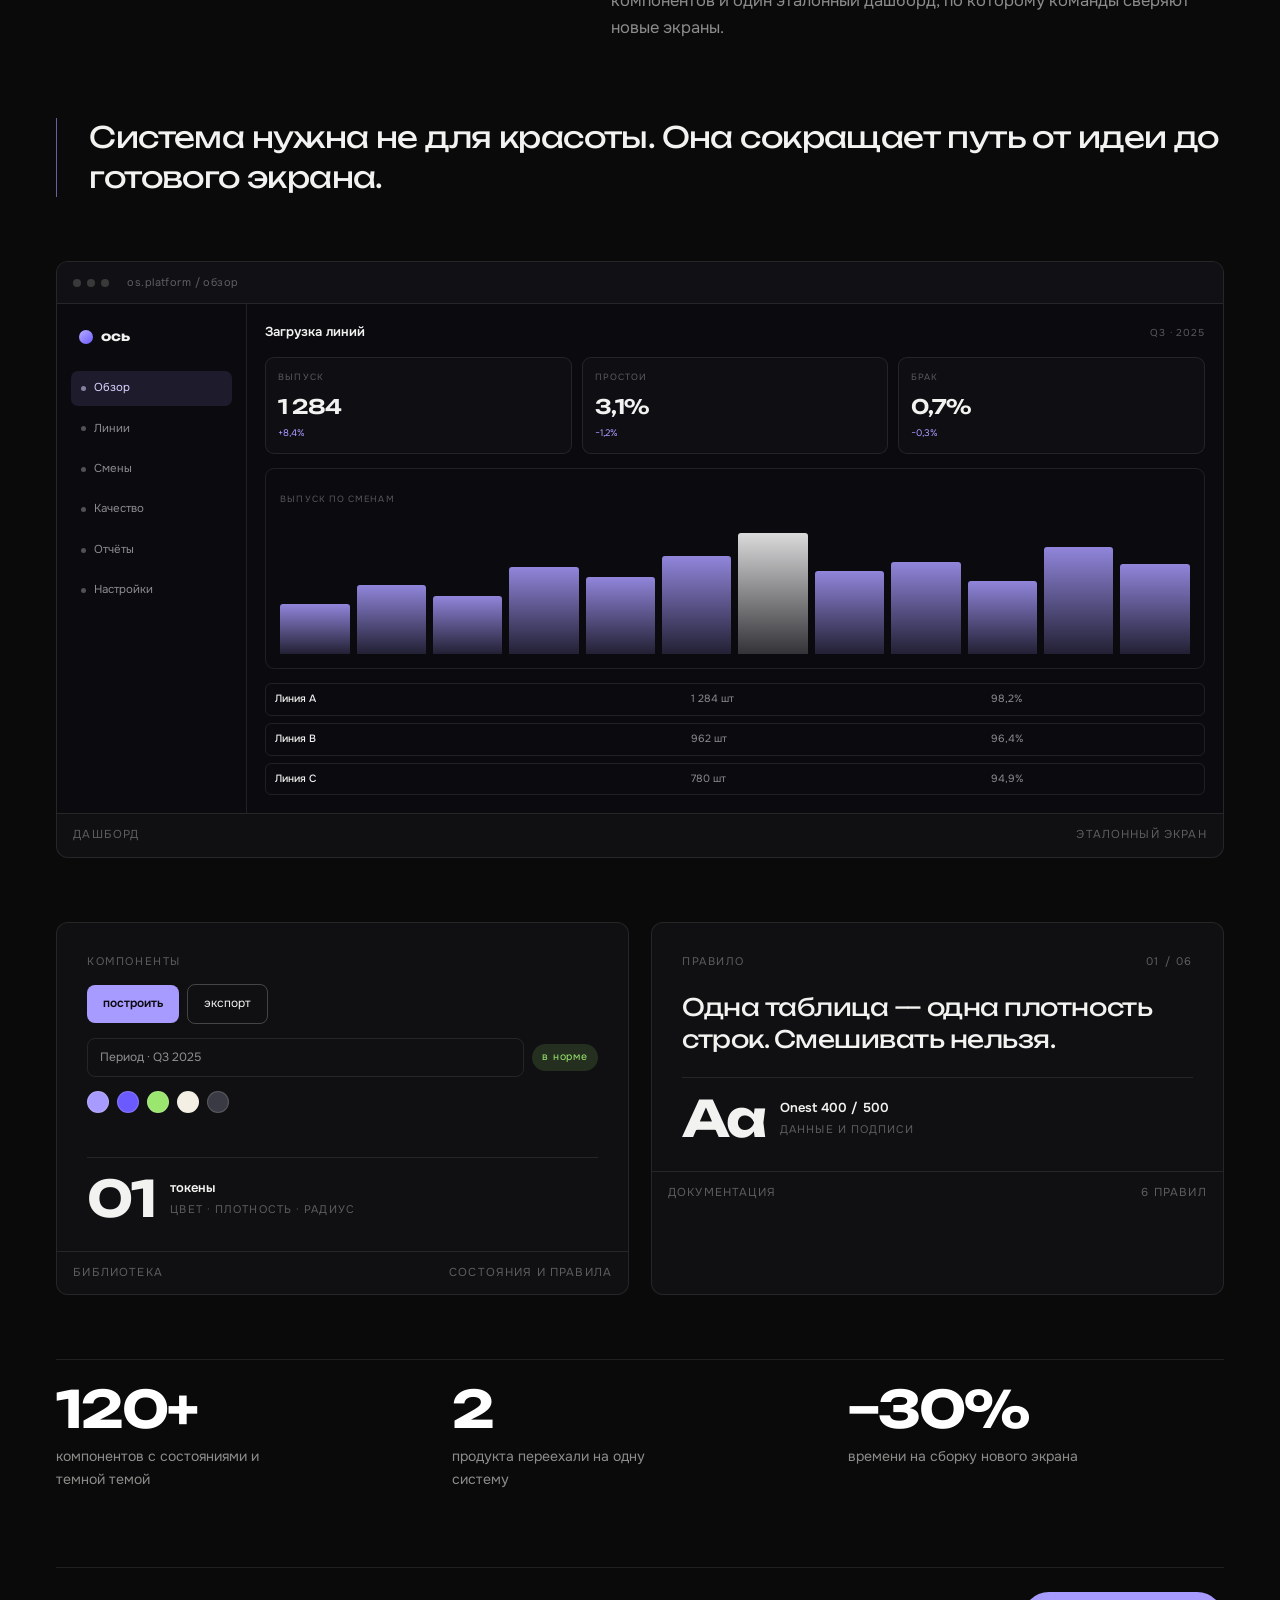
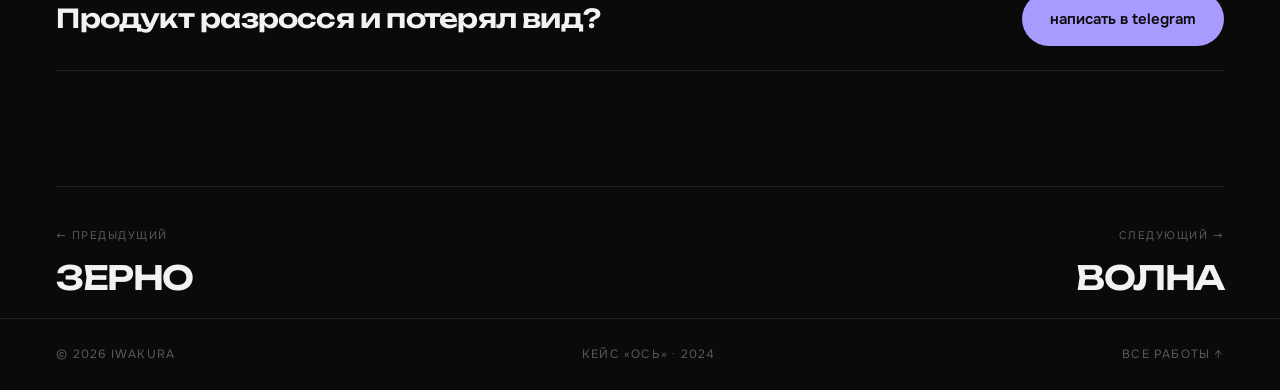
<file: works/os.html>
﻿<!DOCTYPE html>
<html lang="ru">
<head>
<meta charset="UTF-8">
<meta name="viewport" content="width=device-width, initial-scale=1">
<title>Ось — дизайн-система для B2B-аналитики · iwakura</title>
<meta name="description" content="Кейс: дизайн-система и дашборд для платформы производственной аналитики «Ось» — 120 компонентов, две продуктовые команды, один язык.">
<meta name="theme-color" content="#08080a">
<meta http-equiv="Content-Security-Policy" content="default-src 'self'; img-src 'self' data:; style-src 'self' 'unsafe-inline'; script-src 'self' 'unsafe-inline'; font-src 'self'; connect-src 'none'; object-src 'none'; base-uri 'self'; form-action 'none'">
<meta name="referrer" content="strict-origin-when-cross-origin">
<meta name="color-scheme" content="dark">
<link rel="canonical" href="https://dieforme7123.github.io/iwakura/works/os.html">
<meta property="og:url" content="https://dieforme7123.github.io/iwakura/works/os.html">
<meta property="og:image" content="https://dieforme7123.github.io/iwakura/og.jpg">
<meta property="og:image:width" content="1200">
<meta property="og:image:height" content="630">
<meta name="twitter:card" content="summary_large_image">
<link rel="icon" href="data:image/svg+xml,%3Csvg xmlns='http://www.w3.org/2000/svg' viewBox='0 0 64 64'%3E%3Crect width='64' height='64' rx='14' fill='%2308080a'/%3E%3Ctext x='32' y='43' font-family='Arial,sans-serif' font-size='26' font-weight='700' fill='%23f4efe4' text-anchor='middle'%3Eiw%3C/text%3E%3C/svg%3E">
<link rel="stylesheet" href="../assets/css/fonts.css">
<link rel="stylesheet" href="../assets/css/fonts-ui.css">
<link rel="stylesheet" href="../assets/css/style.css">
<link rel="stylesheet" href="../assets/css/theme-2026.css">
<script>document.documentElement.classList.add('js');</script>
</head>
<body class="case" style="--acc:#a89bff">
<a class="skip" href="#content">к содержимому</a>
<div class="grain" aria-hidden="true"></div>

<header class="site-head">
  <div class="head-inner">
    <a class="logo" href="../index.html">iwakura<span class="dot">.</span></a>
    <nav class="nav" aria-label="Навигация">
      <a href="../index.html#works">работы</a>
      <a href="../index.html#about">подход</a>
      <a class="pill" href="https://t.me/iwakura333" target="_blank" rel="noopener noreferrer">написать</a>
    </nav>
  </div>
  <div class="head-progress" aria-hidden="true"><i></i></div>
</header>

<main id="content" class="case-top">
  <div class="wrap case-head">
    <a class="back-link" href="../index.html#works">← все работы</a>
    <div class="case-tag">
      <span class="chip acc">продукт</span>
      <span class="chip">2024</span>
      <span class="chip">10 недель</span>
    </div>
    <h1 class="case-title">ось</h1>
    <p class="case-desc">Платформа аналитики для производств. Один продукт вырос в три, и каждая команда рисовала свои кнопки, таблицы и графики — интерфейс разъезжался быстрее, чем развивался.</p>
    <dl class="case-meta">
      <div><dt>клиент</dt><dd>«Ось», B2B-аналитика</dd></div>
      <div><dt>роль</dt><dd>продуктовый дизайн, дизайн-система</dd></div>
      <div><dt>год</dt><dd>2024</dd></div>
      <div><dt>объём</dt><dd>токены, 120 компонентов, дашборд, документация</dd></div>
    </dl>
  </div>

  <div class="wrap">
    <figure class="case-cover reveal">
      <img src="../assets/img/os.jpg" alt="Стеклянные ленты в тёмном пространстве" fetchpriority="high">
      <div class="cover-lock">
        <span class="word">os</span>
        <span class="cap">дизайн-система · дашборд<br>2024</span>
      </div>
    </figure>
  </div>

  <div class="wrap case-body">
    <div class="prose">
      <div class="reveal">
        <p class="label">задача</p>
        <h2>один язык<br>на три продукта</h2>
      </div>
      <div class="reveal">
        <p>В платформе было 40 оттенков серого и пять видов таблиц — все «временные». Новый экран собирался неделю, потому что половину времени дизайнер искал, как это уже сделано в соседнем модуле.</p>
        <p>Мы не стали рисовать «красивый редизайн». Сначала собрали токены: цвет, типографика, плотность строк, состояния. На них — библиотеку компонентов и один эталонный дашборд, по которому команды сверяют новые экраны.</p>
      </div>
    </div>

    <blockquote class="quote reveal">Система нужна не для красоты. Она сокращает путь от идеи до готового экрана.</blockquote>

    <div class="shots">
      <figure class="shot reveal">
        <div class="mock b-os">
          <div class="mock-bar"><i></i><i></i><i></i><span class="mock-url">os.platform / обзор</span></div>
          <div class="mock-body">
            <aside class="side-nav">
              <span class="brand"><i></i>ось</span>
              <a class="on" href="#content"><i></i>Обзор</a>
              <a href="#content"><i></i>Линии</a>
              <a href="#content"><i></i>Смены</a>
              <a href="#content"><i></i>Качество</a>
              <a href="#content"><i></i>Отчёты</a>
              <a href="#content"><i></i>Настройки</a>
            </aside>
            <div class="dash">
              <div class="dash-top"><h4>Загрузка линий</h4><span>Q3 · 2025</span></div>
              <div class="kpis">
                <div class="kpi"><div class="kl">выпуск</div><div class="kv">1 284</div><div class="kd">+8,4%</div></div>
                <div class="kpi"><div class="kl">простои</div><div class="kv">3,1%</div><div class="kd">−1,2%</div></div>
                <div class="kpi"><div class="kl">брак</div><div class="kv">0,7%</div><div class="kd">−0,3%</div></div>
              </div>
              <div class="chart">
                <span class="kl" style="font-size:9px; letter-spacing:.12em; text-transform:uppercase; color:var(--faint)">выпуск по сменам</span>
                <div class="bars">
                  <i style="height:38%"></i><i style="height:52%"></i><i style="height:44%"></i><i style="height:66%"></i>
                  <i style="height:58%"></i><i style="height:74%"></i><i style="height:92%"></i><i style="height:63%"></i>
                  <i style="height:70%"></i><i style="height:55%"></i><i style="height:81%"></i><i style="height:68%"></i>
                </div>
              </div>
              <div class="rows">
                <div><b>Линия A</b><span>1 284 шт</span><span>98,2%</span></div>
                <div><b>Линия B</b><span>962 шт</span><span>96,4%</span></div>
                <div><b>Линия C</b><span>780 шт</span><span>94,9%</span></div>
              </div>
            </div>
          </div>
        </div>
        <figcaption class="shot-cap"><span>дашборд</span><span>эталонный экран</span></figcaption>
      </figure>
    </div>

    <div class="shots two">
      <figure class="shot reveal">
        <div class="plate flush">
          <div class="components">
            <span class="cap">компоненты</span>
            <div class="row"><button class="b1" type="button">построить</button><button class="b2" type="button">экспорт</button></div>
            <div class="row"><span class="inp">Период · Q3 2025</span><span class="badge">в норме</span></div>
            <div class="row">
              <span class="sw" style="--c:#a89bff; width:22px"></span>
              <span class="sw" style="--c:#6b5bff; width:22px"></span>
              <span class="sw" style="--c:#9ae66e; width:22px"></span>
              <span class="sw" style="--c:#f4efe4; width:22px"></span>
              <span class="sw" style="--c:#3a3a44; width:22px"></span>
            </div>
          </div>
          <div class="spec" style="margin-top:22px">
            <span class="aa">01</span>
            <div><b>токены</b><small>цвет · плотность · радиус</small></div>
          </div>
        </div>
        <figcaption class="shot-cap"><span>библиотека</span><span>состояния и правила</span></figcaption>
      </figure>
      <figure class="shot reveal">
        <div class="plate flush">
          <div class="row" style="justify-content:space-between"><span class="cap">правило</span><span class="cap">01 / 06</span></div>
          <p style="font-family:var(--display); font-size:clamp(17px,2vw,24px); line-height:1.3; letter-spacing:-.02em">Одна таблица — одна плотность строк. Смешивать нельзя.</p>
          <div class="spec">
            <span class="aa">Aa</span>
            <div><b>Onest 400 / 500</b><small>данные и подписи</small></div>
          </div>
        </div>
        <figcaption class="shot-cap"><span>документация</span><span>6 правил</span></figcaption>
      </figure>
    </div>

    <ul class="stats reveal">
      <li><div class="v">120+</div><span class="k">компонентов с состояниями и темной темой</span></li>
      <li><div class="v">2</div><span class="k">продукта переехали на одну систему</span></li>
      <li><div class="v">−30%</div><span class="k">времени на сборку нового экрана</span></li>
    </ul>

    <div class="case-cta reveal">
      <p>Продукт разросся и потерял вид?</p>
      <a class="btn btn-solid" href="https://t.me/iwakura333" target="_blank" rel="noopener noreferrer" data-magnetic>написать в telegram</a>
    </div>

    <nav class="case-nav" aria-label="Другие кейсы">
      <a href="zerno.html"><span class="k">← предыдущий</span><span class="t">зерно</span></a>
      <a class="next" href="volna.html"><span class="k">следующий →</span><span class="t">волна</span></a>
    </nav>
  </div>
</main>

<footer>
  <div class="wrap foot">
    <span>© 2026 iwakura</span>
    <span>кейс «Ось» · 2024</span>
    <a href="../index.html#works">все работы ↑</a>
  </div>
</footer>

<script src="../assets/js/main.js"></script>
</body>
</html>
</file>
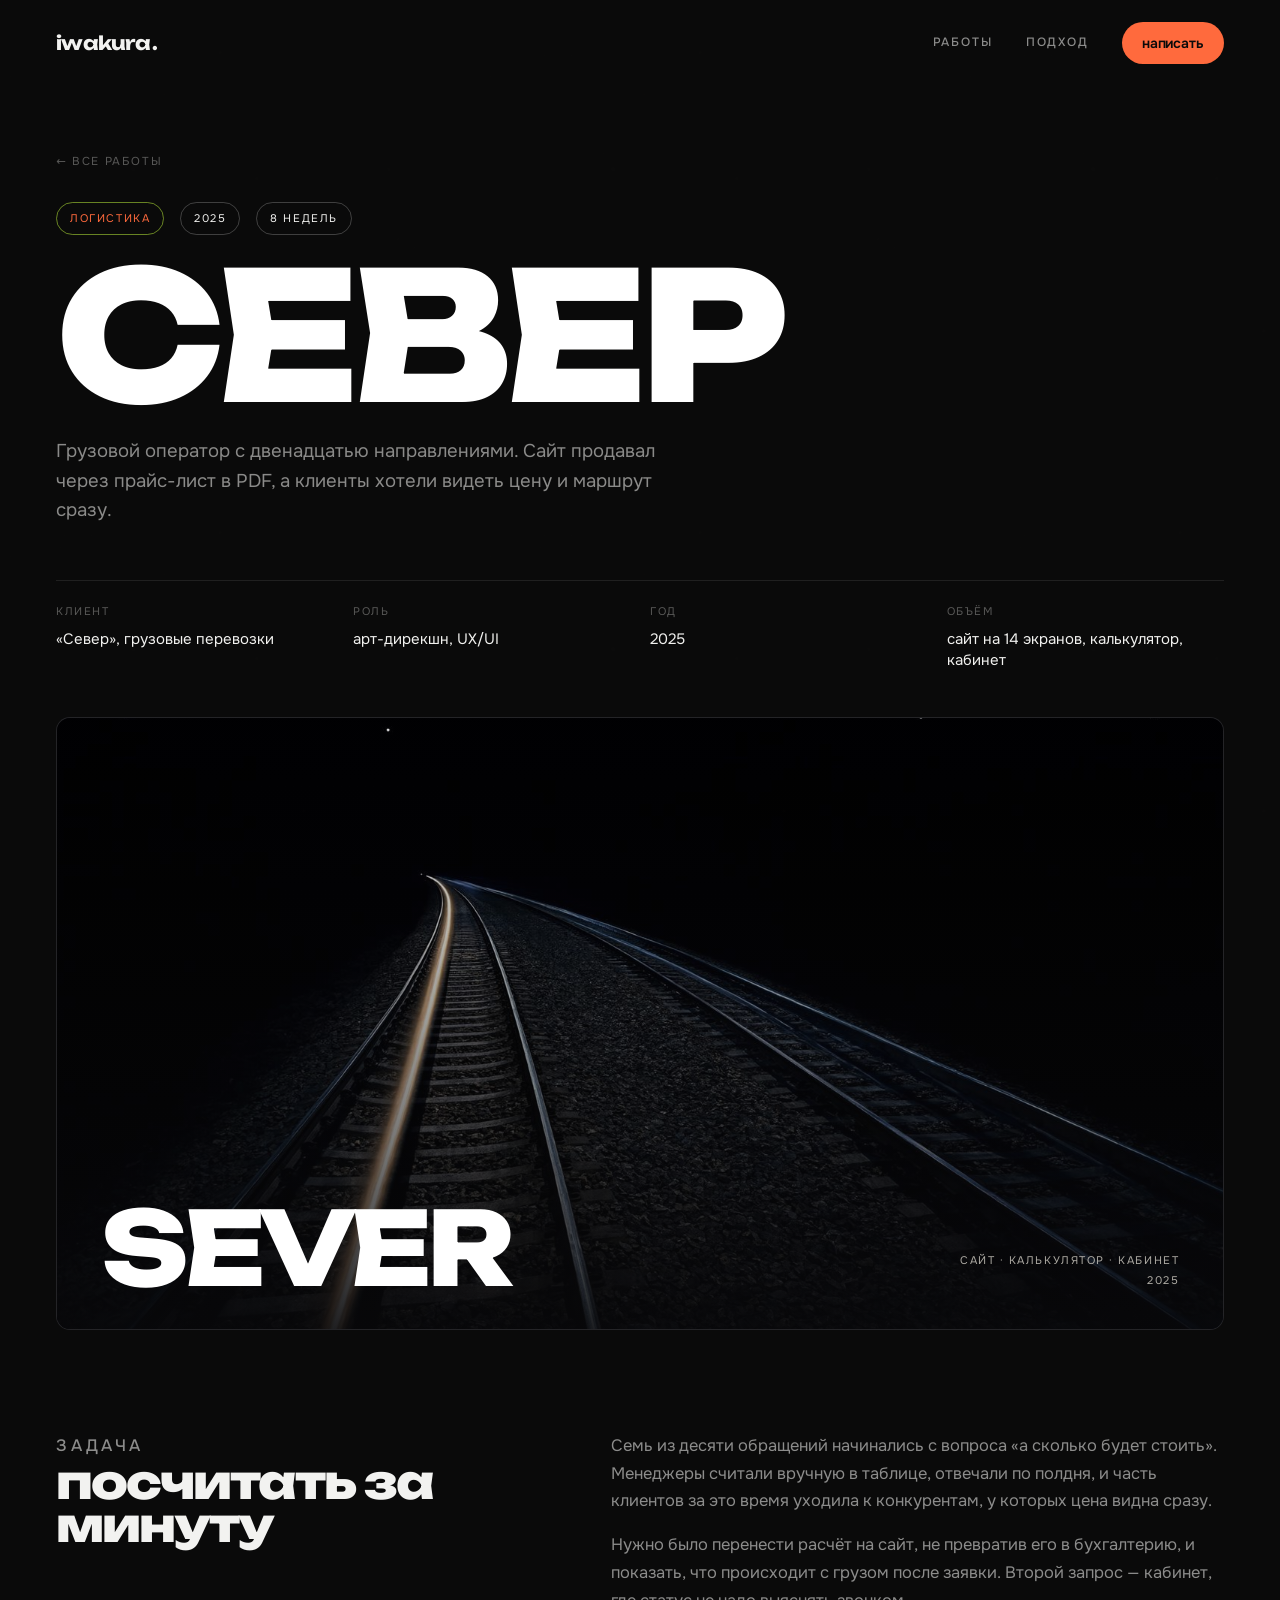
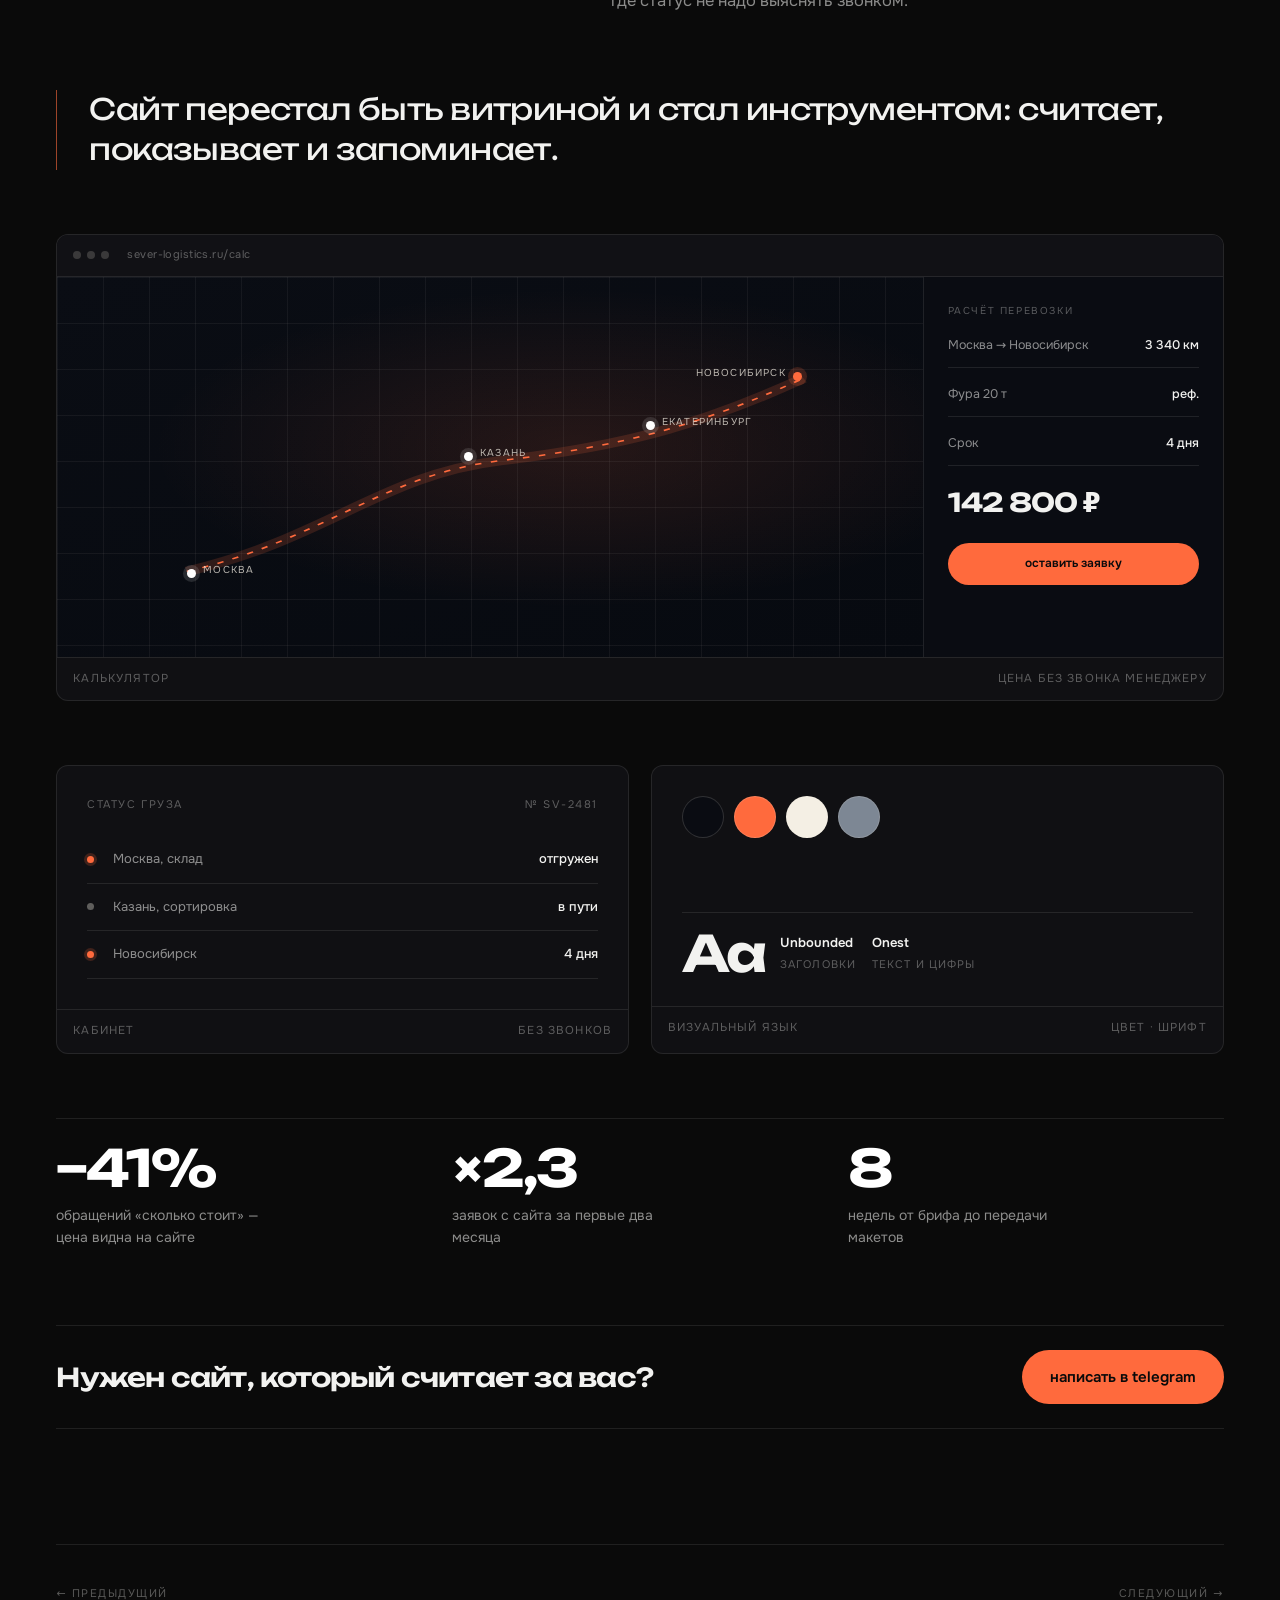
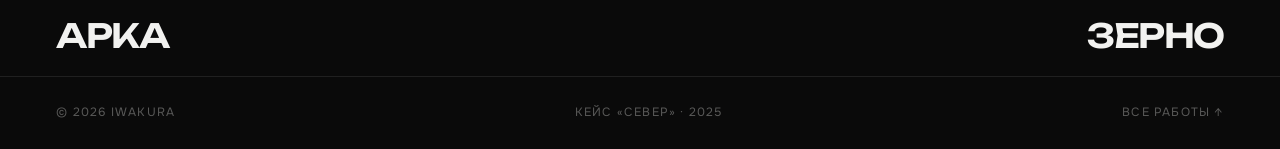
<file: works/sever.html>
﻿<!DOCTYPE html>
<html lang="ru">
<head>
<meta charset="UTF-8">
<meta name="viewport" content="width=device-width, initial-scale=1">
<title>Север — сайт и кабинет для грузовых перевозок · iwakura</title>
<meta name="description" content="Кейс: редизайн сайта грузового оператора «Север» — калькулятор доставки, отслеживание груза и личный кабинет.">
<meta name="theme-color" content="#08080a">
<meta http-equiv="Content-Security-Policy" content="default-src 'self'; img-src 'self' data:; style-src 'self' 'unsafe-inline'; script-src 'self' 'unsafe-inline'; font-src 'self'; connect-src 'none'; object-src 'none'; base-uri 'self'; form-action 'none'">
<meta name="referrer" content="strict-origin-when-cross-origin">
<meta name="color-scheme" content="dark">
<link rel="canonical" href="https://dieforme7123.github.io/iwakura/works/sever.html">
<meta property="og:url" content="https://dieforme7123.github.io/iwakura/works/sever.html">
<meta property="og:image" content="https://dieforme7123.github.io/iwakura/og.jpg">
<meta property="og:image:width" content="1200">
<meta property="og:image:height" content="630">
<meta name="twitter:card" content="summary_large_image">
<link rel="icon" href="data:image/svg+xml,%3Csvg xmlns='http://www.w3.org/2000/svg' viewBox='0 0 64 64'%3E%3Crect width='64' height='64' rx='14' fill='%2308080a'/%3E%3Ctext x='32' y='43' font-family='Arial,sans-serif' font-size='26' font-weight='700' fill='%23f4efe4' text-anchor='middle'%3Eiw%3C/text%3E%3C/svg%3E">
<link rel="stylesheet" href="../assets/css/fonts.css">
<link rel="stylesheet" href="../assets/css/fonts-ui.css">
<link rel="stylesheet" href="../assets/css/style.css">
<link rel="stylesheet" href="../assets/css/theme-2026.css">
<script>document.documentElement.classList.add('js');</script>
</head>
<body class="case" style="--acc:#ff6a3d">
<a class="skip" href="#content">к содержимому</a>
<div class="grain" aria-hidden="true"></div>

<header class="site-head">
  <div class="head-inner">
    <a class="logo" href="../index.html">iwakura<span class="dot">.</span></a>
    <nav class="nav" aria-label="Навигация">
      <a href="../index.html#works">работы</a>
      <a href="../index.html#about">подход</a>
      <a class="pill" href="https://t.me/iwakura333" target="_blank" rel="noopener noreferrer">написать</a>
    </nav>
  </div>
  <div class="head-progress" aria-hidden="true"><i></i></div>
</header>

<main id="content" class="case-top">
  <div class="wrap case-head">
    <a class="back-link" href="../index.html#works">← все работы</a>
    <div class="case-tag">
      <span class="chip acc">логистика</span>
      <span class="chip">2025</span>
      <span class="chip">8 недель</span>
    </div>
    <h1 class="case-title">север</h1>
    <p class="case-desc">Грузовой оператор с двенадцатью направлениями. Сайт продавал через прайс-лист в PDF, а клиенты хотели видеть цену и маршрут сразу.</p>
    <dl class="case-meta">
      <div><dt>клиент</dt><dd>«Север», грузовые перевозки</dd></div>
      <div><dt>роль</dt><dd>арт-дирекшн, UX/UI</dd></div>
      <div><dt>год</dt><dd>2025</dd></div>
      <div><dt>объём</dt><dd>сайт на 14 экранов, калькулятор, кабинет</dd></div>
    </dl>
  </div>

  <div class="wrap">
    <figure class="case-cover reveal">
      <img src="../assets/img/sever.jpg" alt="Ночные железнодорожные пути с длинной выдержкой" fetchpriority="high">
      <div class="cover-lock">
        <span class="word">sever</span>
        <span class="cap">сайт · калькулятор · кабинет<br>2025</span>
      </div>
    </figure>
  </div>

  <div class="wrap case-body">
    <div class="prose">
      <div class="reveal">
        <p class="label">задача</p>
        <h2>посчитать за минуту</h2>
      </div>
      <div class="reveal">
        <p>Семь из десяти обращений начинались с вопроса «а сколько будет стоить». Менеджеры считали вручную в таблице, отвечали по полдня, и часть клиентов за это время уходила к конкурентам, у которых цена видна сразу.</p>
        <p>Нужно было перенести расчёт на сайт, не превратив его в бухгалтерию, и показать, что происходит с грузом после заявки. Второй запрос — кабинет, где статус не надо выяснять звонком.</p>
      </div>
    </div>

    <blockquote class="quote reveal">Сайт перестал быть витриной и стал инструментом: считает, показывает и запоминает.</blockquote>

    <div class="shots">
      <figure class="shot reveal">
        <div class="mock b-sever">
          <div class="mock-bar"><i></i><i></i><i></i><span class="mock-url">sever-logistics.ru/calc</span></div>
          <div class="mock-body">
            <div class="map">
              <svg viewBox="0 0 800 480" preserveAspectRatio="none" aria-hidden="true">
                <path class="route-line" d="M120 372 C 250 330, 300 250, 410 232 S 590 190, 690 128" fill="none" stroke="#ff6a3d" stroke-width="2"/>
                <path d="M120 372 C 250 330, 300 250, 410 232 S 590 190, 690 128" fill="none" stroke="rgba(255,106,61,.16)" stroke-width="12"/>
              </svg>
              <span class="pin" style="left:15%; top:77%"><small>Москва</small></span>
              <span class="pin" style="left:47%; top:46%"><small>Казань</small></span>
              <span class="pin" style="left:68%; top:38%"><small>Екатеринбург</small></span>
              <span class="pin s" style="left:85%; top:25%"><small>Новосибирск</small></span>
            </div>
            <div class="calc">
              <span class="k">расчёт перевозки</span>
              <div class="row"><span>Москва → Новосибирск</span><b>3 340 км</b></div>
              <div class="row"><span>Фура 20 т</span><b>реф.</b></div>
              <div class="row"><span>Срок</span><b>4 дня</b></div>
              <div class="sum">142 800 ₽</div>
              <div class="cta">оставить заявку</div>
            </div>
          </div>
        </div>
        <figcaption class="shot-cap"><span>калькулятор</span><span>цена без звонка менеджеру</span></figcaption>
      </figure>
    </div>

    <div class="shots two">
      <figure class="shot reveal">
        <div class="plate flush">
          <div class="row" style="justify-content:space-between">
            <span class="cap">статус груза</span>
            <span class="cap">№ SV-2481</span>
          </div>
          <div class="route">
            <div><i></i><span>Москва, склад</span><b>отгружен</b></div>
            <div><i></i><span>Казань, сортировка</span><b>в пути</b></div>
            <div><i></i><span>Новосибирск</span><b>4 дня</b></div>
          </div>
        </div>
        <figcaption class="shot-cap"><span>кабинет</span><span>без звонков</span></figcaption>
      </figure>
      <figure class="shot reveal">
        <div class="plate flush">
          <div class="row">
            <span class="sw" style="--c:#0a0c12"></span>
            <span class="sw" style="--c:#ff6a3d"></span>
            <span class="sw" style="--c:#f4efe4"></span>
            <span class="sw" style="--c:#7d8794"></span>
          </div>
          <div class="spec">
            <span class="aa">Аа</span>
            <div><b>Unbounded</b><small>заголовки</small></div>
            <div><b>Onest</b><small>текст и цифры</small></div>
          </div>
        </div>
        <figcaption class="shot-cap"><span>визуальный язык</span><span>цвет · шрифт</span></figcaption>
      </figure>
    </div>

    <ul class="stats reveal">
      <li><div class="v">−41%</div><span class="k">обращений «сколько стоит» — цена видна на сайте</span></li>
      <li><div class="v">×2,3</div><span class="k">заявок с сайта за первые два месяца</span></li>
      <li><div class="v">8</div><span class="k">недель от брифа до передачи макетов</span></li>
    </ul>

    <div class="case-cta reveal">
      <p>Нужен сайт, который считает за вас?</p>
      <a class="btn btn-solid" href="https://t.me/iwakura333" target="_blank" rel="noopener noreferrer" data-magnetic>написать в telegram</a>
    </div>

    <nav class="case-nav" aria-label="Другие кейсы">
      <a href="arka.html"><span class="k">← предыдущий</span><span class="t">арка</span></a>
      <a class="next" href="zerno.html"><span class="k">следующий →</span><span class="t">зерно</span></a>
    </nav>
  </div>
</main>

<footer>
  <div class="wrap foot">
    <span>© 2026 iwakura</span>
    <span>кейс «Север» · 2025</span>
    <a href="../index.html#works">все работы ↑</a>
  </div>
</footer>

<script src="../assets/js/main.js"></script>
</body>
</html>
</file>
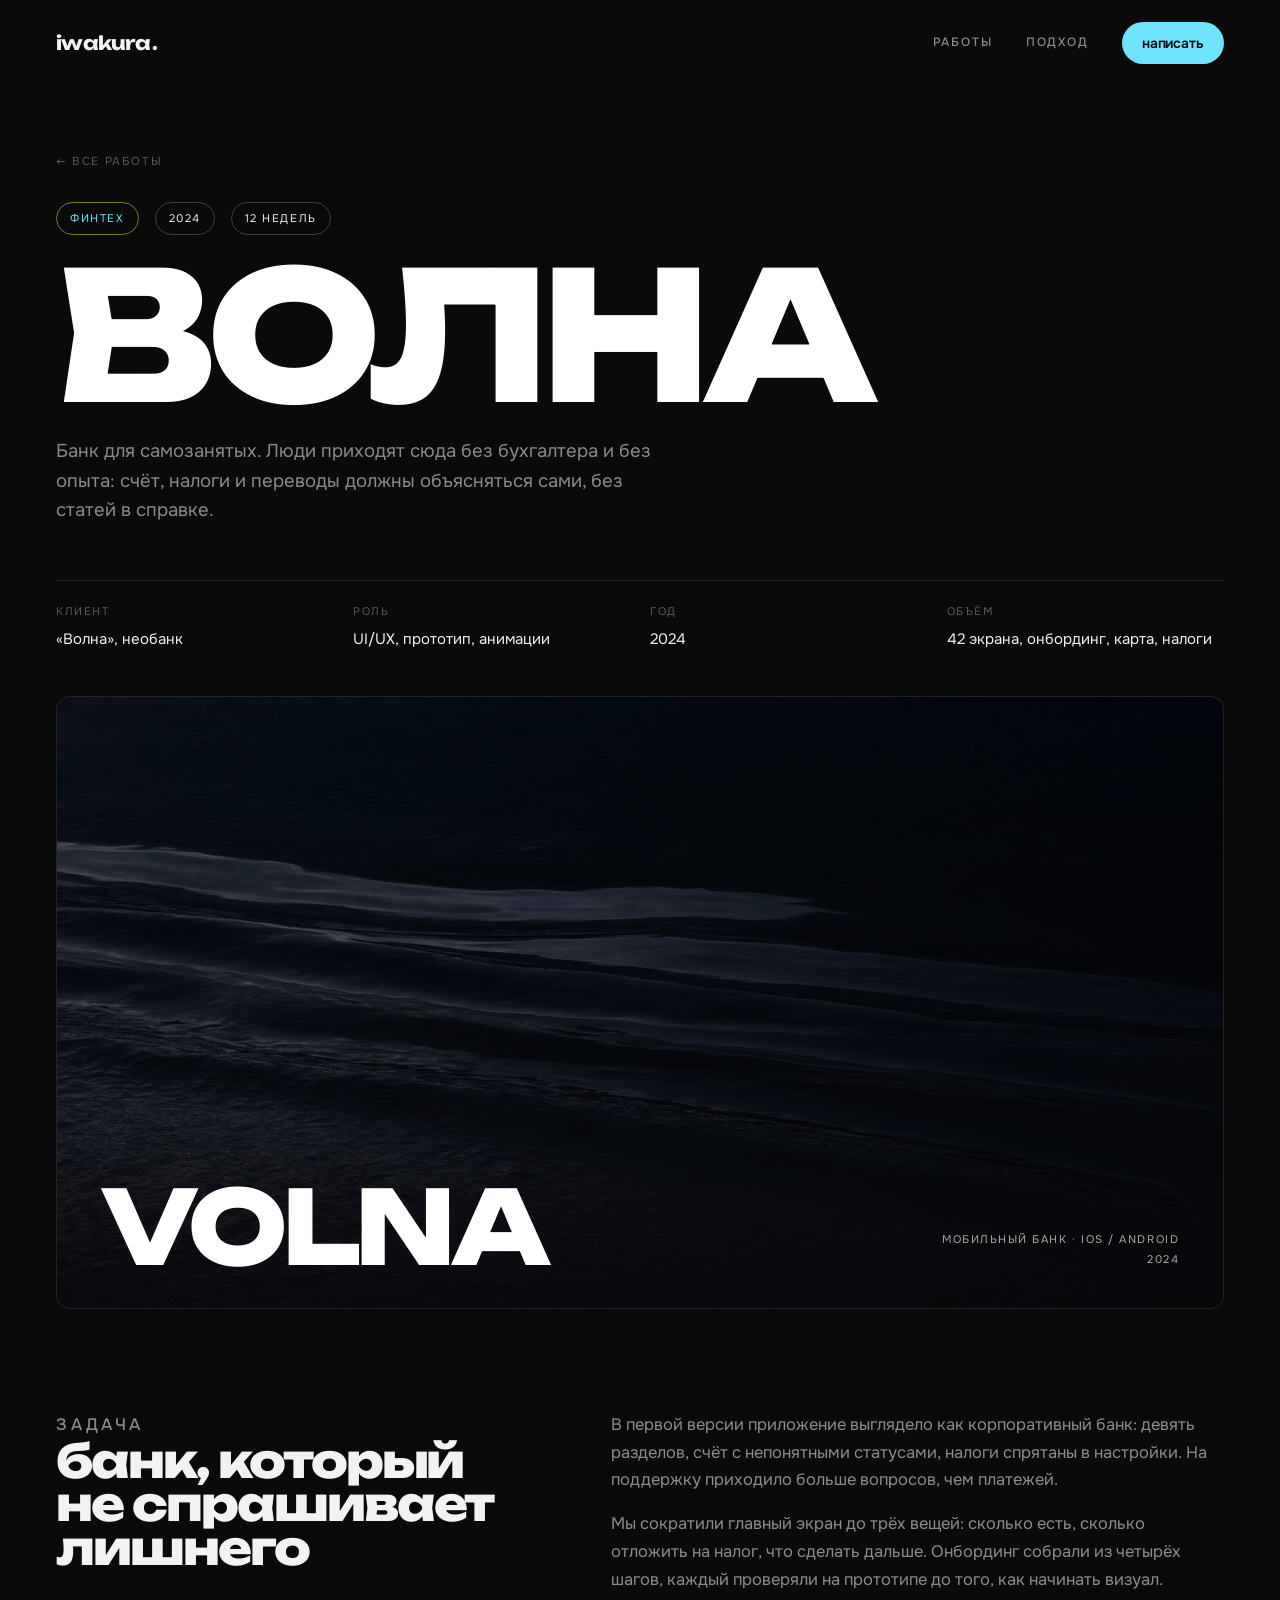
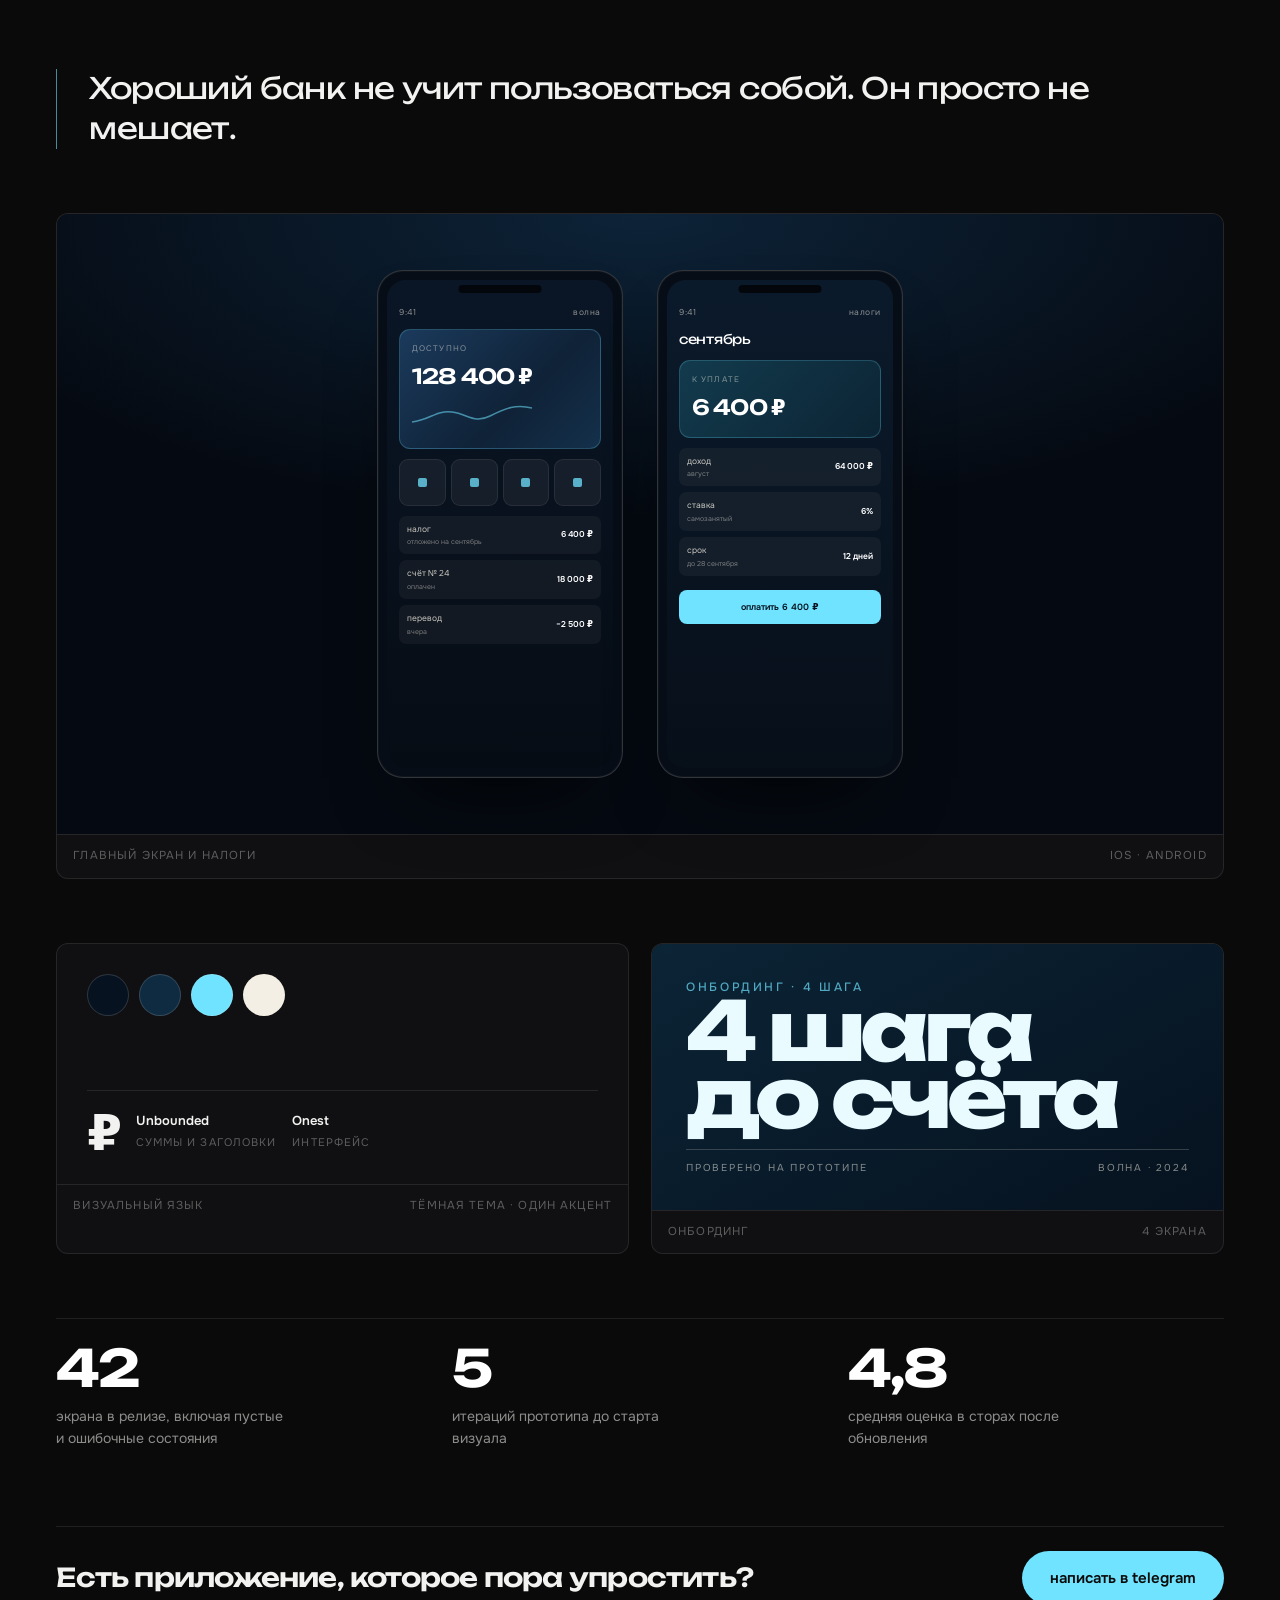
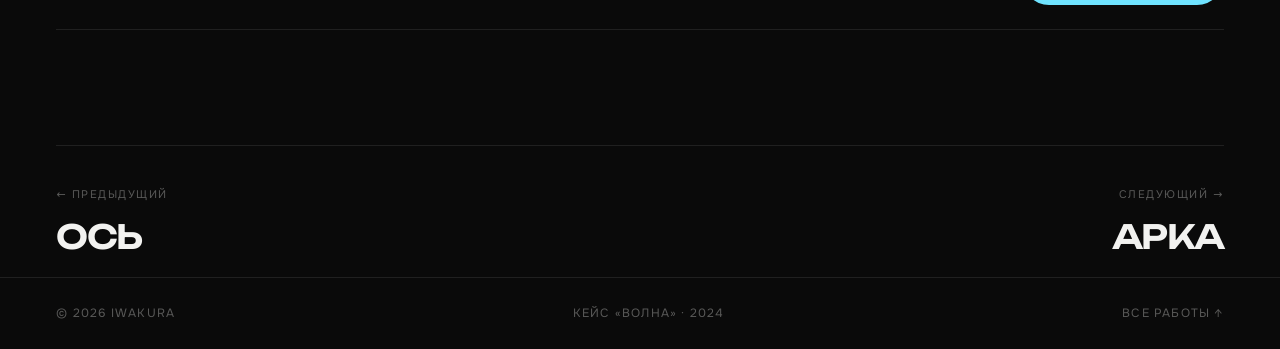
<file: works/volna.html>
﻿<!DOCTYPE html>
<html lang="ru">
<head>
<meta charset="UTF-8">
<meta name="viewport" content="width=device-width, initial-scale=1">
<title>Волна — мобильный банк для самозанятых · iwakura</title>
<meta name="description" content="Кейс: мобильное приложение «Волна» для самозанятых — счёт, налоги, переводы и понятный онбординг на 42 экранах.">
<meta name="theme-color" content="#08080a">
<meta http-equiv="Content-Security-Policy" content="default-src 'self'; img-src 'self' data:; style-src 'self' 'unsafe-inline'; script-src 'self' 'unsafe-inline'; font-src 'self'; connect-src 'none'; object-src 'none'; base-uri 'self'; form-action 'none'">
<meta name="referrer" content="strict-origin-when-cross-origin">
<meta name="color-scheme" content="dark">
<link rel="canonical" href="https://dieforme7123.github.io/iwakura/works/volna.html">
<meta property="og:url" content="https://dieforme7123.github.io/iwakura/works/volna.html">
<meta property="og:image" content="https://dieforme7123.github.io/iwakura/og.jpg">
<meta property="og:image:width" content="1200">
<meta property="og:image:height" content="630">
<meta name="twitter:card" content="summary_large_image">
<link rel="icon" href="data:image/svg+xml,%3Csvg xmlns='http://www.w3.org/2000/svg' viewBox='0 0 64 64'%3E%3Crect width='64' height='64' rx='14' fill='%2308080a'/%3E%3Ctext x='32' y='43' font-family='Arial,sans-serif' font-size='26' font-weight='700' fill='%23f4efe4' text-anchor='middle'%3Eiw%3C/text%3E%3C/svg%3E">
<link rel="stylesheet" href="../assets/css/fonts.css">
<link rel="stylesheet" href="../assets/css/fonts-ui.css">
<link rel="stylesheet" href="../assets/css/style.css">
<link rel="stylesheet" href="../assets/css/theme-2026.css">
<script>document.documentElement.classList.add('js');</script>
</head>
<body class="case" style="--acc:#6fe3ff">
<a class="skip" href="#content">к содержимому</a>
<div class="grain" aria-hidden="true"></div>

<header class="site-head">
  <div class="head-inner">
    <a class="logo" href="../index.html">iwakura<span class="dot">.</span></a>
    <nav class="nav" aria-label="Навигация">
      <a href="../index.html#works">работы</a>
      <a href="../index.html#about">подход</a>
      <a class="pill" href="https://t.me/iwakura333" target="_blank" rel="noopener noreferrer">написать</a>
    </nav>
  </div>
  <div class="head-progress" aria-hidden="true"><i></i></div>
</header>

<main id="content" class="case-top">
  <div class="wrap case-head">
    <a class="back-link" href="../index.html#works">← все работы</a>
    <div class="case-tag">
      <span class="chip acc">финтех</span>
      <span class="chip">2024</span>
      <span class="chip">12 недель</span>
    </div>
    <h1 class="case-title">волна</h1>
    <p class="case-desc">Банк для самозанятых. Люди приходят сюда без бухгалтера и без опыта: счёт, налоги и переводы должны объясняться сами, без статей в справке.</p>
    <dl class="case-meta">
      <div><dt>клиент</dt><dd>«Волна», необанк</dd></div>
      <div><dt>роль</dt><dd>UI/UX, прототип, анимации</dd></div>
      <div><dt>год</dt><dd>2024</dd></div>
      <div><dt>объём</dt><dd>42 экрана, онбординг, карта, налоги</dd></div>
    </dl>
  </div>

  <div class="wrap">
    <figure class="case-cover reveal">
      <img src="../assets/img/volna.jpg" alt="Тёмная поверхность воды с мягкими волнами" fetchpriority="high">
      <div class="cover-lock">
        <span class="word">volna</span>
        <span class="cap">мобильный банк · ios / android<br>2024</span>
      </div>
    </figure>
  </div>

  <div class="wrap case-body">
    <div class="prose">
      <div class="reveal">
        <p class="label">задача</p>
        <h2>банк, который<br>не спрашивает лишнего</h2>
      </div>
      <div class="reveal">
        <p>В первой версии приложение выглядело как корпоративный банк: девять разделов, счёт с непонятными статусами, налоги спрятаны в настройки. На поддержку приходило больше вопросов, чем платежей.</p>
        <p>Мы сократили главный экран до трёх вещей: сколько есть, сколько отложить на налог, что сделать дальше. Онбординг собрали из четырёх шагов, каждый проверяли на прототипе до того, как начинать визуал.</p>
      </div>
    </div>

    <blockquote class="quote reveal">Хороший банк не учит пользоваться собой. Он просто не мешает.</blockquote>

    <div class="shots">
      <figure class="shot reveal">
        <div class="b-volna">
          <div class="phone">
            <div class="scr">
              <div class="p-top"><span>9:41</span><span>волна</span></div>
              <div class="p-card">
                <div class="l">доступно</div>
                <div class="v">128 400 ₽</div>
                <svg class="w" viewBox="0 0 120 26" preserveAspectRatio="none" aria-hidden="true">
                  <path d="M0 20 C 18 18, 24 8, 40 10 S 62 22, 78 14 S 104 2, 120 6" fill="none" stroke="#6fe3ff" stroke-width="1.6"/>
                </svg>
              </div>
              <div class="p-acts">
                <span><i></i></span><span><i></i></span><span><i></i></span><span><i></i></span>
              </div>
              <div class="p-list">
                <div><span>налог<em>отложено на сентябрь</em></span><span>6 400 ₽</span></div>
                <div><span>счёт № 24<em>оплачен</em></span><span>18 000 ₽</span></div>
                <div><span>перевод<em>вчера</em></span><span>−2 500 ₽</span></div>
              </div>
            </div>
          </div>
          <div class="phone alt">
            <div class="scr">
              <div class="p-top"><span>9:41</span><span>налоги</span></div>
              <div class="p-big">сентябрь</div>
              <div class="p-card" style="background:linear-gradient(135deg,#123b4d,#0c2434)">
                <div class="l">к уплате</div>
                <div class="v">6 400 ₽</div>
              </div>
              <div class="p-list">
                <div><span>доход<em>август</em></span><span>64 000 ₽</span></div>
                <div><span>ставка<em>самозанятый</em></span><span>6%</span></div>
                <div><span>срок<em>до 28 сентября</em></span><span>12 дней</span></div>
              </div>
              <div class="p-cta">оплатить 6 400 ₽</div>
            </div>
          </div>
        </div>
        <figcaption class="shot-cap"><span>главный экран и налоги</span><span>iOS · Android</span></figcaption>
      </figure>
    </div>

    <div class="shots two">
      <figure class="shot reveal">
        <div class="plate flush">
          <div class="row">
            <span class="sw" style="--c:#06121f"></span>
            <span class="sw" style="--c:#0f2b42"></span>
            <span class="sw" style="--c:#6fe3ff"></span>
            <span class="sw" style="--c:#f4efe4"></span>
          </div>
          <div class="spec">
            <span class="aa">₽</span>
            <div><b>Unbounded</b><small>суммы и заголовки</small></div>
            <div><b>Onest</b><small>интерфейс</small></div>
          </div>
        </div>
        <figcaption class="shot-cap"><span>визуальный язык</span><span>тёмная тема · один акцент</span></figcaption>
      </figure>
      <figure class="shot reveal">
        <div class="poster" style="background:linear-gradient(150deg,#0b2436,#06121f)">
          <span class="label" style="color:rgba(111,227,255,.7)">онбординг · 4 шага</span>
          <div class="big" style="color:#eafbff">4 шага<br>до счёта</div>
          <div class="meta"><span>проверено на прототипе</span><span>волна · 2024</span></div>
        </div>
        <figcaption class="shot-cap"><span>онбординг</span><span>4 экрана</span></figcaption>
      </figure>
    </div>

    <ul class="stats reveal">
      <li><div class="v">42</div><span class="k">экрана в релизе, включая пустые и ошибочные состояния</span></li>
      <li><div class="v">5</div><span class="k">итераций прототипа до старта визуала</span></li>
      <li><div class="v">4,8</div><span class="k">средняя оценка в сторах после обновления</span></li>
    </ul>

    <div class="case-cta reveal">
      <p>Есть приложение, которое пора упростить?</p>
      <a class="btn btn-solid" href="https://t.me/iwakura333" target="_blank" rel="noopener noreferrer" data-magnetic>написать в telegram</a>
    </div>

    <nav class="case-nav" aria-label="Другие кейсы">
      <a href="os.html"><span class="k">← предыдущий</span><span class="t">ось</span></a>
      <a class="next" href="arka.html"><span class="k">следующий →</span><span class="t">арка</span></a>
    </nav>
  </div>
</main>

<footer>
  <div class="wrap foot">
    <span>© 2026 iwakura</span>
    <span>кейс «Волна» · 2024</span>
    <a href="../index.html#works">все работы ↑</a>
  </div>
</footer>

<script src="../assets/js/main.js"></script>
</body>
</html>
</file>
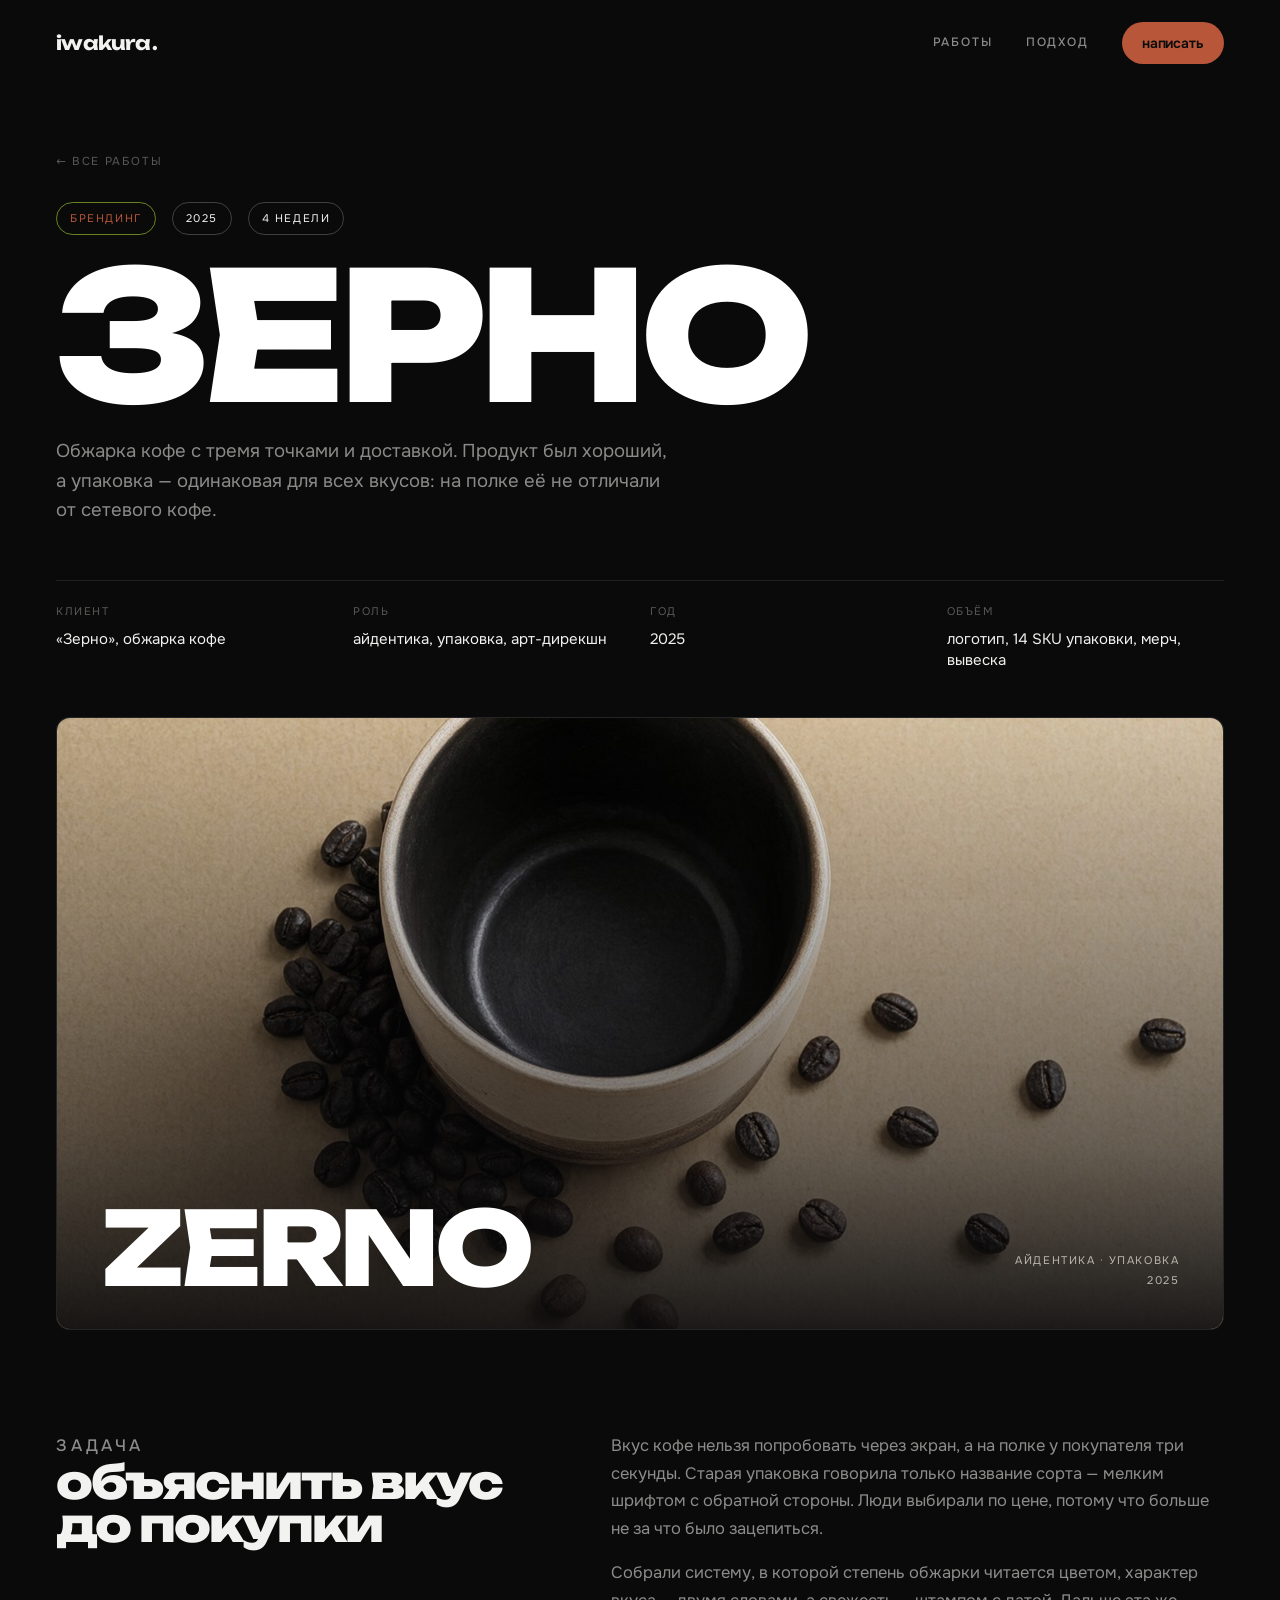
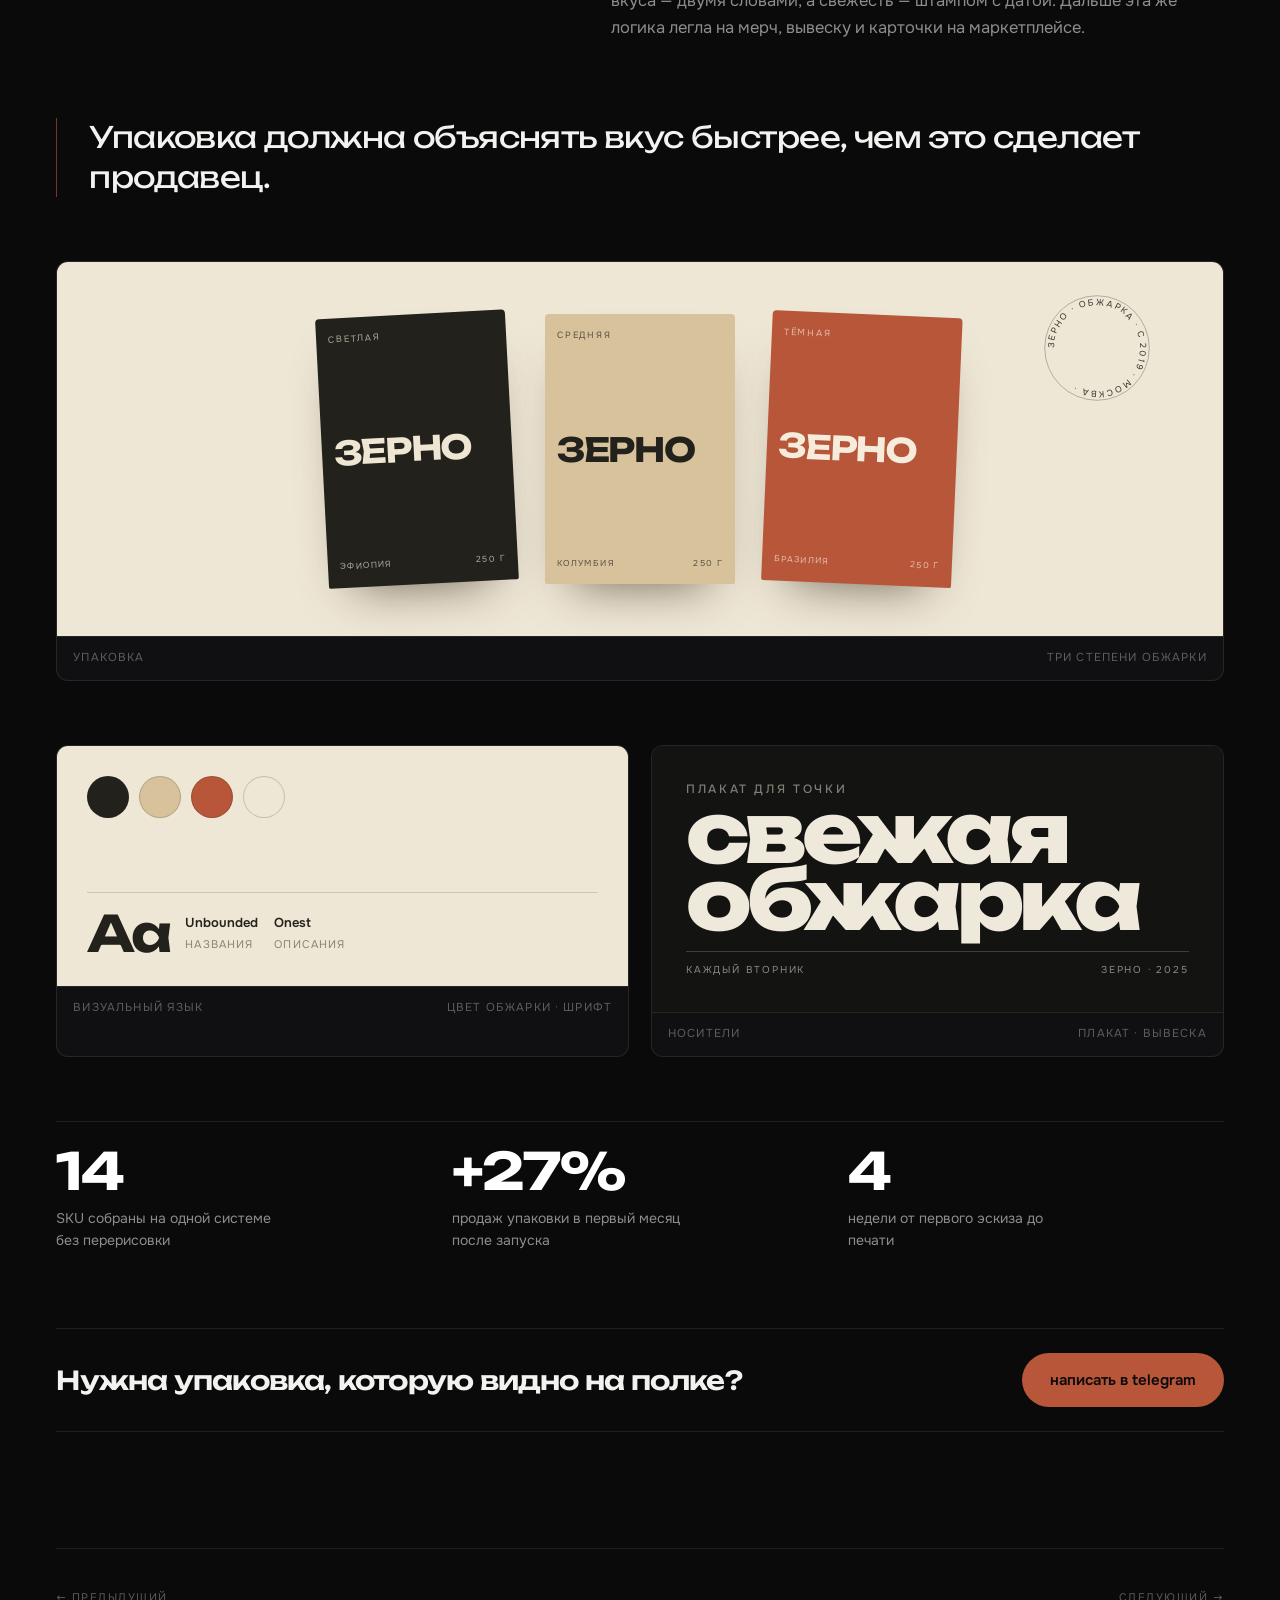
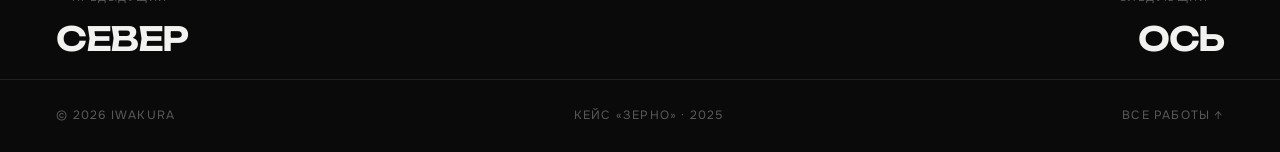
<file: works/zerno.html>
﻿<!DOCTYPE html>
<html lang="ru">
<head>
<meta charset="UTF-8">
<meta name="viewport" content="width=device-width, initial-scale=1">
<title>Зерно — айдентика и упаковка обжарки · iwakura</title>
<meta name="description" content="Кейс: брендинг и упаковка для обжарки кофе «Зерно» — палитра по степени обжарки, шрифт, штамп и система на 14 SKU.">
<meta name="theme-color" content="#08080a">
<meta http-equiv="Content-Security-Policy" content="default-src 'self'; img-src 'self' data:; style-src 'self' 'unsafe-inline'; script-src 'self' 'unsafe-inline'; font-src 'self'; connect-src 'none'; object-src 'none'; base-uri 'self'; form-action 'none'">
<meta name="referrer" content="strict-origin-when-cross-origin">
<meta name="color-scheme" content="dark">
<link rel="canonical" href="https://dieforme7123.github.io/iwakura/works/zerno.html">
<meta property="og:url" content="https://dieforme7123.github.io/iwakura/works/zerno.html">
<meta property="og:image" content="https://dieforme7123.github.io/iwakura/og.jpg">
<meta property="og:image:width" content="1200">
<meta property="og:image:height" content="630">
<meta name="twitter:card" content="summary_large_image">
<link rel="icon" href="data:image/svg+xml,%3Csvg xmlns='http://www.w3.org/2000/svg' viewBox='0 0 64 64'%3E%3Crect width='64' height='64' rx='14' fill='%2308080a'/%3E%3Ctext x='32' y='43' font-family='Arial,sans-serif' font-size='26' font-weight='700' fill='%23f4efe4' text-anchor='middle'%3Eiw%3C/text%3E%3C/svg%3E">
<link rel="stylesheet" href="../assets/css/fonts.css">
<link rel="stylesheet" href="../assets/css/fonts-ui.css">
<link rel="stylesheet" href="../assets/css/style.css">
<link rel="stylesheet" href="../assets/css/theme-2026.css">
<script>document.documentElement.classList.add('js');</script>
</head>
<body class="case" style="--acc:#b8563a">
<a class="skip" href="#content">к содержимому</a>
<div class="grain" aria-hidden="true"></div>

<header class="site-head">
  <div class="head-inner">
    <a class="logo" href="../index.html">iwakura<span class="dot">.</span></a>
    <nav class="nav" aria-label="Навигация">
      <a href="../index.html#works">работы</a>
      <a href="../index.html#about">подход</a>
      <a class="pill" href="https://t.me/iwakura333" target="_blank" rel="noopener noreferrer">написать</a>
    </nav>
  </div>
  <div class="head-progress" aria-hidden="true"><i></i></div>
</header>

<main id="content" class="case-top">
  <div class="wrap case-head">
    <a class="back-link" href="../index.html#works">← все работы</a>
    <div class="case-tag">
      <span class="chip acc">брендинг</span>
      <span class="chip">2025</span>
      <span class="chip">4 недели</span>
    </div>
    <h1 class="case-title">зерно</h1>
    <p class="case-desc">Обжарка кофе с тремя точками и доставкой. Продукт был хороший, а упаковка — одинаковая для всех вкусов: на полке её не отличали от сетевого кофе.</p>
    <dl class="case-meta">
      <div><dt>клиент</dt><dd>«Зерно», обжарка кофе</dd></div>
      <div><dt>роль</dt><dd>айдентика, упаковка, арт-дирекшн</dd></div>
      <div><dt>год</dt><dd>2025</dd></div>
      <div><dt>объём</dt><dd>логотип, 14 SKU упаковки, мерч, вывеска</dd></div>
    </dl>
  </div>

  <div class="wrap">
    <figure class="case-cover reveal">
      <img src="../assets/img/zerno.jpg" alt="Кофейные зёрна и чашка на бумаге" fetchpriority="high">
      <div class="cover-lock">
        <span class="word">zerno</span>
        <span class="cap">айдентика · упаковка<br>2025</span>
      </div>
    </figure>
  </div>

  <div class="wrap case-body">
    <div class="prose">
      <div class="reveal">
        <p class="label">задача</p>
        <h2>объяснить вкус<br>до покупки</h2>
      </div>
      <div class="reveal">
        <p>Вкус кофе нельзя попробовать через экран, а на полке у покупателя три секунды. Старая упаковка говорила только название сорта — мелким шрифтом с обратной стороны. Люди выбирали по цене, потому что больше не за что было зацепиться.</p>
        <p>Собрали систему, в которой степень обжарки читается цветом, характер вкуса — двумя словами, а свежесть — штампом с датой. Дальше эта же логика легла на мерч, вывеску и карточки на маркетплейсе.</p>
      </div>
    </div>

    <blockquote class="quote reveal">Упаковка должна объяснять вкус быстрее, чем это сделает продавец.</blockquote>

    <div class="shots">
      <figure class="shot reveal">
        <div class="mock b-zerno">
          <svg class="stamp" viewBox="0 0 120 120" aria-hidden="true">
            <defs><path id="circ" d="M60,60 m-46,0 a46,46 0 1,1 92,0 a46,46 0 1,1 -92,0"/></defs>
            <circle cx="60" cy="60" r="56" fill="none" stroke="#23211c" stroke-width="1" opacity=".35"/>
            <text><textPath href="#circ">ЗЕРНО · ОБЖАРКА · С 2019 · МОСКВА · </textPath></text>
          </svg>
          <div class="bags">
            <div class="bag a"><span class="top">светлая</span><span class="logo">зерно</span><span class="bot"><span>эфиопия</span><span>250 г</span></span></div>
            <div class="bag b"><span class="top">средняя</span><span class="logo">зерно</span><span class="bot"><span>колумбия</span><span>250 г</span></span></div>
            <div class="bag c"><span class="top">тёмная</span><span class="logo">зерно</span><span class="bot"><span>бразилия</span><span>250 г</span></span></div>
          </div>
        </div>
        <figcaption class="shot-cap"><span>упаковка</span><span>три степени обжарки</span></figcaption>
      </figure>
    </div>

    <div class="shots two">
      <figure class="shot reveal">
        <div class="plate flush" style="background:#efe7d6; color:#23211c; border-color:rgba(35,33,28,.14)">
          <div class="row">
            <span class="sw" style="--c:#23211c; border-color:rgba(35,33,28,.2)"></span>
            <span class="sw" style="--c:#d8c29c; border-color:rgba(35,33,28,.2)"></span>
            <span class="sw" style="--c:#b8563a; border-color:rgba(35,33,28,.2)"></span>
            <span class="sw" style="--c:#efe7d6; border-color:rgba(35,33,28,.2)"></span>
          </div>
          <div class="spec" style="border-top-color:rgba(35,33,28,.16)">
            <span class="aa">Аа</span>
            <div><b>Unbounded</b><small style="color:rgba(35,33,28,.5)">названия</small></div>
            <div><b>Onest</b><small style="color:rgba(35,33,28,.5)">описания</small></div>
          </div>
        </div>
        <figcaption class="shot-cap"><span>визуальный язык</span><span>цвет обжарки · шрифт</span></figcaption>
      </figure>
      <figure class="shot reveal">
        <div class="poster">
          <span class="label" style="color:rgba(239,233,220,.5)">плакат для точки</span>
          <div class="big">свежая<br>обжарка</div>
          <div class="meta"><span>каждый вторник</span><span>зерно · 2025</span></div>
        </div>
        <figcaption class="shot-cap"><span>носители</span><span>плакат · вывеска</span></figcaption>
      </figure>
    </div>

    <ul class="stats reveal">
      <li><div class="v">14</div><span class="k">SKU собраны на одной системе без перерисовки</span></li>
      <li><div class="v">+27%</div><span class="k">продаж упаковки в первый месяц после запуска</span></li>
      <li><div class="v">4</div><span class="k">недели от первого эскиза до печати</span></li>
    </ul>

    <div class="case-cta reveal">
      <p>Нужна упаковка, которую видно на полке?</p>
      <a class="btn btn-solid" href="https://t.me/iwakura333" target="_blank" rel="noopener noreferrer" data-magnetic>написать в telegram</a>
    </div>

    <nav class="case-nav" aria-label="Другие кейсы">
      <a href="sever.html"><span class="k">← предыдущий</span><span class="t">север</span></a>
      <a class="next" href="os.html"><span class="k">следующий →</span><span class="t">ось</span></a>
    </nav>
  </div>
</main>

<footer>
  <div class="wrap foot">
    <span>© 2026 iwakura</span>
    <span>кейс «Зерно» · 2025</span>
    <a href="../index.html#works">все работы ↑</a>
  </div>
</footer>

<script src="../assets/js/main.js"></script>
</body>
</html>
</file>
<file: assets/css/fonts.css>
﻿@font-face {
  font-family: 'Unbounded';
  font-style: normal;
  font-weight: 100 900;
  font-display: swap;
  src: url(../fonts/Yq6W-LOTXCb04q32xlpwv8ZfrxE.woff2) format('woff2');
  unicode-range: U+0301, U+0400-045F, U+0490-0491, U+04B0-04B1, U+2116;
}
@font-face {
  font-family: 'Unbounded';
  font-style: normal;
  font-weight: 100 900;
  font-display: swap;
  src: url(../fonts/Yq6W-LOTXCb04q32xlpwu8Zf.woff2) format('woff2');
  unicode-range: U+0000-00FF, U+0131, U+0152-0153, U+02BB-02BC, U+02C6, U+02DA, U+02DC, U+0304, U+0308, U+0329, U+2000-206F, U+20AC, U+2122, U+2191, U+2193, U+2212, U+2215, U+FEFF, U+FFFD;
}
@font-face {
  font-family: 'Onest';
  font-style: normal;
  font-weight: 100 900;
  font-display: swap;
  src: url(../fonts/gNMKW3F-SZuj7xmb-HY6EQ.woff2) format('woff2');
  unicode-range: U+0301, U+0400-045F, U+0490-0491, U+04B0-04B1, U+2116;
}
@font-face {
  font-family: 'Onest';
  font-style: normal;
  font-weight: 100 900;
  font-display: swap;
  src: url(../fonts/gNMKW3F-SZuj7xmf-HY.woff2) format('woff2');
  unicode-range: U+0000-00FF, U+0131, U+0152-0153, U+02BB-02BC, U+02C6, U+02DA, U+02DC, U+0304, U+0308, U+0329, U+2000-206F, U+20AC, U+2122, U+2191, U+2193, U+2212, U+2215, U+FEFF, U+FFFD;
}
</file>
<file: assets/css/fonts-ui.css>
﻿/* cyrillic-ext */
@font-face {
  font-family: 'Inter';
  font-style: normal;
  font-weight: 400;
  font-display: swap;
  src: url(../fonts/UcC73FwrK3iLTeHuS_nVMrMxCp50SjIa2JL7SUc.woff2) format('woff2');
  unicode-range: U+0460-052F, U+1C80-1C8A, U+20B4, U+2DE0-2DFF, U+A640-A69F, U+FE2E-FE2F;
}
/* cyrillic */
@font-face {
  font-family: 'Inter';
  font-style: normal;
  font-weight: 400;
  font-display: swap;
  src: url(../fonts/UcC73FwrK3iLTeHuS_nVMrMxCp50SjIa0ZL7SUc.woff2) format('woff2');
  unicode-range: U+0301, U+0400-045F, U+0490-0491, U+04B0-04B1, U+2116;
}
/* greek-ext */
@font-face {
  font-family: 'Inter';
  font-style: normal;
  font-weight: 400;
  font-display: swap;
  src: url(../fonts/UcC73FwrK3iLTeHuS_nVMrMxCp50SjIa2ZL7SUc.woff2) format('woff2');
  unicode-range: U+1F00-1FFF;
}
/* greek */
@font-face {
  font-family: 'Inter';
  font-style: normal;
  font-weight: 400;
  font-display: swap;
  src: url(../fonts/UcC73FwrK3iLTeHuS_nVMrMxCp50SjIa1pL7SUc.woff2) format('woff2');
  unicode-range: U+0370-0377, U+037A-037F, U+0384-038A, U+038C, U+038E-03A1, U+03A3-03FF;
}
/* vietnamese */
@font-face {
  font-family: 'Inter';
  font-style: normal;
  font-weight: 400;
  font-display: swap;
  src: url(../fonts/UcC73FwrK3iLTeHuS_nVMrMxCp50SjIa2pL7SUc.woff2) format('woff2');
  unicode-range: U+0102-0103, U+0110-0111, U+0128-0129, U+0168-0169, U+01A0-01A1, U+01AF-01B0, U+0300-0301, U+0303-0304, U+0308-0309, U+0323, U+0329, U+1EA0-1EF9, U+20AB;
}
/* latin-ext */
@font-face {
  font-family: 'Inter';
  font-style: normal;
  font-weight: 400;
  font-display: swap;
  src: url(../fonts/UcC73FwrK3iLTeHuS_nVMrMxCp50SjIa25L7SUc.woff2) format('woff2');
  unicode-range: U+0100-02BA, U+02BD-02C5, U+02C7-02CC, U+02CE-02D7, U+02DD-02FF, U+0304, U+0308, U+0329, U+1D00-1DBF, U+1E00-1E9F, U+1EF2-1EFF, U+2020, U+20A0-20AB, U+20AD-20C4, U+2113, U+2C60-2C7F, U+A720-A7FF;
}
/* latin */
@font-face {
  font-family: 'Inter';
  font-style: normal;
  font-weight: 400;
  font-display: swap;
  src: url(../fonts/UcC73FwrK3iLTeHuS_nVMrMxCp50SjIa1ZL7.woff2) format('woff2');
  unicode-range: U+0000-00FF, U+0131, U+0152-0153, U+02BB-02BC, U+02C6, U+02DA, U+02DC, U+0304, U+0308, U+0329, U+2000-206F, U+20AC, U+2122, U+2191, U+2193, U+2212, U+2215, U+FEFF, U+FFFD;
}
/* cyrillic-ext */
@font-face {
  font-family: 'Inter';
  font-style: normal;
  font-weight: 500;
  font-display: swap;
  src: url(../fonts/UcC73FwrK3iLTeHuS_nVMrMxCp50SjIa2JL7SUc.woff2) format('woff2');
  unicode-range: U+0460-052F, U+1C80-1C8A, U+20B4, U+2DE0-2DFF, U+A640-A69F, U+FE2E-FE2F;
}
/* cyrillic */
@font-face {
  font-family: 'Inter';
  font-style: normal;
  font-weight: 500;
  font-display: swap;
  src: url(../fonts/UcC73FwrK3iLTeHuS_nVMrMxCp50SjIa0ZL7SUc.woff2) format('woff2');
  unicode-range: U+0301, U+0400-045F, U+0490-0491, U+04B0-04B1, U+2116;
}
/* greek-ext */
@font-face {
  font-family: 'Inter';
  font-style: normal;
  font-weight: 500;
  font-display: swap;
  src: url(../fonts/UcC73FwrK3iLTeHuS_nVMrMxCp50SjIa2ZL7SUc.woff2) format('woff2');
  unicode-range: U+1F00-1FFF;
}
/* greek */
@font-face {
  font-family: 'Inter';
  font-style: normal;
  font-weight: 500;
  font-display: swap;
  src: url(../fonts/UcC73FwrK3iLTeHuS_nVMrMxCp50SjIa1pL7SUc.woff2) format('woff2');
  unicode-range: U+0370-0377, U+037A-037F, U+0384-038A, U+038C, U+038E-03A1, U+03A3-03FF;
}
/* vietnamese */
@font-face {
  font-family: 'Inter';
  font-style: normal;
  font-weight: 500;
  font-display: swap;
  src: url(../fonts/UcC73FwrK3iLTeHuS_nVMrMxCp50SjIa2pL7SUc.woff2) format('woff2');
  unicode-range: U+0102-0103, U+0110-0111, U+0128-0129, U+0168-0169, U+01A0-01A1, U+01AF-01B0, U+0300-0301, U+0303-0304, U+0308-0309, U+0323, U+0329, U+1EA0-1EF9, U+20AB;
}
/* latin-ext */
@font-face {
  font-family: 'Inter';
  font-style: normal;
  font-weight: 500;
  font-display: swap;
  src: url(../fonts/UcC73FwrK3iLTeHuS_nVMrMxCp50SjIa25L7SUc.woff2) format('woff2');
  unicode-range: U+0100-02BA, U+02BD-02C5, U+02C7-02CC, U+02CE-02D7, U+02DD-02FF, U+0304, U+0308, U+0329, U+1D00-1DBF, U+1E00-1E9F, U+1EF2-1EFF, U+2020, U+20A0-20AB, U+20AD-20C4, U+2113, U+2C60-2C7F, U+A720-A7FF;
}
/* latin */
@font-face {
  font-family: 'Inter';
  font-style: normal;
  font-weight: 500;
  font-display: swap;
  src: url(../fonts/UcC73FwrK3iLTeHuS_nVMrMxCp50SjIa1ZL7.woff2) format('woff2');
  unicode-range: U+0000-00FF, U+0131, U+0152-0153, U+02BB-02BC, U+02C6, U+02DA, U+02DC, U+0304, U+0308, U+0329, U+2000-206F, U+20AC, U+2122, U+2191, U+2193, U+2212, U+2215, U+FEFF, U+FFFD;
}
/* cyrillic-ext */
@font-face {
  font-family: 'Inter';
  font-style: normal;
  font-weight: 600;
  font-display: swap;
  src: url(../fonts/UcC73FwrK3iLTeHuS_nVMrMxCp50SjIa2JL7SUc.woff2) format('woff2');
  unicode-range: U+0460-052F, U+1C80-1C8A, U+20B4, U+2DE0-2DFF, U+A640-A69F, U+FE2E-FE2F;
}
/* cyrillic */
@font-face {
  font-family: 'Inter';
  font-style: normal;
  font-weight: 600;
  font-display: swap;
  src: url(../fonts/UcC73FwrK3iLTeHuS_nVMrMxCp50SjIa0ZL7SUc.woff2) format('woff2');
  unicode-range: U+0301, U+0400-045F, U+0490-0491, U+04B0-04B1, U+2116;
}
/* greek-ext */
@font-face {
  font-family: 'Inter';
  font-style: normal;
  font-weight: 600;
  font-display: swap;
  src: url(../fonts/UcC73FwrK3iLTeHuS_nVMrMxCp50SjIa2ZL7SUc.woff2) format('woff2');
  unicode-range: U+1F00-1FFF;
}
/* greek */
@font-face {
  font-family: 'Inter';
  font-style: normal;
  font-weight: 600;
  font-display: swap;
  src: url(../fonts/UcC73FwrK3iLTeHuS_nVMrMxCp50SjIa1pL7SUc.woff2) format('woff2');
  unicode-range: U+0370-0377, U+037A-037F, U+0384-038A, U+038C, U+038E-03A1, U+03A3-03FF;
}
/* vietnamese */
@font-face {
  font-family: 'Inter';
  font-style: normal;
  font-weight: 600;
  font-display: swap;
  src: url(../fonts/UcC73FwrK3iLTeHuS_nVMrMxCp50SjIa2pL7SUc.woff2) format('woff2');
  unicode-range: U+0102-0103, U+0110-0111, U+0128-0129, U+0168-0169, U+01A0-01A1, U+01AF-01B0, U+0300-0301, U+0303-0304, U+0308-0309, U+0323, U+0329, U+1EA0-1EF9, U+20AB;
}
/* latin-ext */
@font-face {
  font-family: 'Inter';
  font-style: normal;
  font-weight: 600;
  font-display: swap;
  src: url(../fonts/UcC73FwrK3iLTeHuS_nVMrMxCp50SjIa25L7SUc.woff2) format('woff2');
  unicode-range: U+0100-02BA, U+02BD-02C5, U+02C7-02CC, U+02CE-02D7, U+02DD-02FF, U+0304, U+0308, U+0329, U+1D00-1DBF, U+1E00-1E9F, U+1EF2-1EFF, U+2020, U+20A0-20AB, U+20AD-20C4, U+2113, U+2C60-2C7F, U+A720-A7FF;
}
/* latin */
@font-face {
  font-family: 'Inter';
  font-style: normal;
  font-weight: 600;
  font-display: swap;
  src: url(../fonts/UcC73FwrK3iLTeHuS_nVMrMxCp50SjIa1ZL7.woff2) format('woff2');
  unicode-range: U+0000-00FF, U+0131, U+0152-0153, U+02BB-02BC, U+02C6, U+02DA, U+02DC, U+0304, U+0308, U+0329, U+2000-206F, U+20AC, U+2122, U+2191, U+2193, U+2212, U+2215, U+FEFF, U+FFFD;
}
/* cyrillic-ext */
@font-face {
  font-family: 'Manrope';
  font-style: normal;
  font-weight: 500;
  font-display: swap;
  src: url(../fonts/xn7gYHE41ni1AdIRggqxSuXd.woff2) format('woff2');
  unicode-range: U+0460-052F, U+1C80-1C8A, U+20B4, U+2DE0-2DFF, U+A640-A69F, U+FE2E-FE2F;
}
/* cyrillic */
@font-face {
  font-family: 'Manrope';
  font-style: normal;
  font-weight: 500;
  font-display: swap;
  src: url(../fonts/xn7gYHE41ni1AdIRggOxSuXd.woff2) format('woff2');
  unicode-range: U+0301, U+0400-045F, U+0490-0491, U+04B0-04B1, U+2116;
}
/* greek */
@font-face {
  font-family: 'Manrope';
  font-style: normal;
  font-weight: 500;
  font-display: swap;
  src: url(../fonts/xn7gYHE41ni1AdIRggSxSuXd.woff2) format('woff2');
  unicode-range: U+0370-0377, U+037A-037F, U+0384-038A, U+038C, U+038E-03A1, U+03A3-03FF;
}
/* vietnamese */
@font-face {
  font-family: 'Manrope';
  font-style: normal;
  font-weight: 500;
  font-display: swap;
  src: url(../fonts/xn7gYHE41ni1AdIRggixSuXd.woff2) format('woff2');
  unicode-range: U+0102-0103, U+0110-0111, U+0128-0129, U+0168-0169, U+01A0-01A1, U+01AF-01B0, U+0300-0301, U+0303-0304, U+0308-0309, U+0323, U+0329, U+1EA0-1EF9, U+20AB;
}
/* latin-ext */
@font-face {
  font-family: 'Manrope';
  font-style: normal;
  font-weight: 500;
  font-display: swap;
  src: url(../fonts/xn7gYHE41ni1AdIRggmxSuXd.woff2) format('woff2');
  unicode-range: U+0100-02BA, U+02BD-02C5, U+02C7-02CC, U+02CE-02D7, U+02DD-02FF, U+0304, U+0308, U+0329, U+1D00-1DBF, U+1E00-1E9F, U+1EF2-1EFF, U+2020, U+20A0-20AB, U+20AD-20C4, U+2113, U+2C60-2C7F, U+A720-A7FF;
}
/* latin */
@font-face {
  font-family: 'Manrope';
  font-style: normal;
  font-weight: 500;
  font-display: swap;
  src: url(../fonts/xn7gYHE41ni1AdIRggexSg.woff2) format('woff2');
  unicode-range: U+0000-00FF, U+0131, U+0152-0153, U+02BB-02BC, U+02C6, U+02DA, U+02DC, U+0304, U+0308, U+0329, U+2000-206F, U+20AC, U+2122, U+2191, U+2193, U+2212, U+2215, U+FEFF, U+FFFD;
}
/* cyrillic-ext */
@font-face {
  font-family: 'Manrope';
  font-style: normal;
  font-weight: 700;
  font-display: swap;
  src: url(../fonts/xn7gYHE41ni1AdIRggqxSuXd.woff2) format('woff2');
  unicode-range: U+0460-052F, U+1C80-1C8A, U+20B4, U+2DE0-2DFF, U+A640-A69F, U+FE2E-FE2F;
}
/* cyrillic */
@font-face {
  font-family: 'Manrope';
  font-style: normal;
  font-weight: 700;
  font-display: swap;
  src: url(../fonts/xn7gYHE41ni1AdIRggOxSuXd.woff2) format('woff2');
  unicode-range: U+0301, U+0400-045F, U+0490-0491, U+04B0-04B1, U+2116;
}
/* greek */
@font-face {
  font-family: 'Manrope';
  font-style: normal;
  font-weight: 700;
  font-display: swap;
  src: url(../fonts/xn7gYHE41ni1AdIRggSxSuXd.woff2) format('woff2');
  unicode-range: U+0370-0377, U+037A-037F, U+0384-038A, U+038C, U+038E-03A1, U+03A3-03FF;
}
/* vietnamese */
@font-face {
  font-family: 'Manrope';
  font-style: normal;
  font-weight: 700;
  font-display: swap;
  src: url(../fonts/xn7gYHE41ni1AdIRggixSuXd.woff2) format('woff2');
  unicode-range: U+0102-0103, U+0110-0111, U+0128-0129, U+0168-0169, U+01A0-01A1, U+01AF-01B0, U+0300-0301, U+0303-0304, U+0308-0309, U+0323, U+0329, U+1EA0-1EF9, U+20AB;
}
/* latin-ext */
@font-face {
  font-family: 'Manrope';
  font-style: normal;
  font-weight: 700;
  font-display: swap;
  src: url(../fonts/xn7gYHE41ni1AdIRggmxSuXd.woff2) format('woff2');
  unicode-range: U+0100-02BA, U+02BD-02C5, U+02C7-02CC, U+02CE-02D7, U+02DD-02FF, U+0304, U+0308, U+0329, U+1D00-1DBF, U+1E00-1E9F, U+1EF2-1EFF, U+2020, U+20A0-20AB, U+20AD-20C4, U+2113, U+2C60-2C7F, U+A720-A7FF;
}
/* latin */
@font-face {
  font-family: 'Manrope';
  font-style: normal;
  font-weight: 700;
  font-display: swap;
  src: url(../fonts/xn7gYHE41ni1AdIRggexSg.woff2) format('woff2');
  unicode-range: U+0000-00FF, U+0131, U+0152-0153, U+02BB-02BC, U+02C6, U+02DA, U+02DC, U+0304, U+0308, U+0329, U+2000-206F, U+20AC, U+2122, U+2191, U+2193, U+2212, U+2215, U+FEFF, U+FFFD;
}
/* cyrillic-ext */
@font-face {
  font-family: 'Manrope';
  font-style: normal;
  font-weight: 800;
  font-display: swap;
  src: url(../fonts/xn7gYHE41ni1AdIRggqxSuXd.woff2) format('woff2');
  unicode-range: U+0460-052F, U+1C80-1C8A, U+20B4, U+2DE0-2DFF, U+A640-A69F, U+FE2E-FE2F;
}
/* cyrillic */
@font-face {
  font-family: 'Manrope';
  font-style: normal;
  font-weight: 800;
  font-display: swap;
  src: url(../fonts/xn7gYHE41ni1AdIRggOxSuXd.woff2) format('woff2');
  unicode-range: U+0301, U+0400-045F, U+0490-0491, U+04B0-04B1, U+2116;
}
/* greek */
@font-face {
  font-family: 'Manrope';
  font-style: normal;
  font-weight: 800;
  font-display: swap;
  src: url(../fonts/xn7gYHE41ni1AdIRggSxSuXd.woff2) format('woff2');
  unicode-range: U+0370-0377, U+037A-037F, U+0384-038A, U+038C, U+038E-03A1, U+03A3-03FF;
}
/* vietnamese */
@font-face {
  font-family: 'Manrope';
  font-style: normal;
  font-weight: 800;
  font-display: swap;
  src: url(../fonts/xn7gYHE41ni1AdIRggixSuXd.woff2) format('woff2');
  unicode-range: U+0102-0103, U+0110-0111, U+0128-0129, U+0168-0169, U+01A0-01A1, U+01AF-01B0, U+0300-0301, U+0303-0304, U+0308-0309, U+0323, U+0329, U+1EA0-1EF9, U+20AB;
}
/* latin-ext */
@font-face {
  font-family: 'Manrope';
  font-style: normal;
  font-weight: 800;
  font-display: swap;
  src: url(../fonts/xn7gYHE41ni1AdIRggmxSuXd.woff2) format('woff2');
  unicode-range: U+0100-02BA, U+02BD-02C5, U+02C7-02CC, U+02CE-02D7, U+02DD-02FF, U+0304, U+0308, U+0329, U+1D00-1DBF, U+1E00-1E9F, U+1EF2-1EFF, U+2020, U+20A0-20AB, U+20AD-20C4, U+2113, U+2C60-2C7F, U+A720-A7FF;
}
/* latin */
@font-face {
  font-family: 'Manrope';
  font-style: normal;
  font-weight: 800;
  font-display: swap;
  src: url(../fonts/xn7gYHE41ni1AdIRggexSg.woff2) format('woff2');
  unicode-range: U+0000-00FF, U+0131, U+0152-0153, U+02BB-02BC, U+02C6, U+02DA, U+02DC, U+0304, U+0308, U+0329, U+2000-206F, U+20AC, U+2122, U+2191, U+2193, U+2212, U+2215, U+FEFF, U+FFFD;
}
</file>
<file: assets/css/style.css>
﻿@view-transition { navigation: auto; }

:root {
  --bg: #08080a;
  --bg-2: #0d0d11;
  --cream: #f4efe4;
  --muted: rgba(244, 239, 228, .56);
  --faint: rgba(244, 239, 228, .32);
  --line: rgba(244, 239, 228, .12);
  --line-2: rgba(244, 239, 228, .28);
  --acc: #f4efe4;
  --display: "Unbounded", system-ui, sans-serif;
  --text: "Onest", system-ui, sans-serif;
  --gutter: clamp(18px, 4.4vw, 60px);
  --maxw: 1400px;
  --ease: cubic-bezier(.2, .7, .2, 1);
  --ease-out: cubic-bezier(.16, .84, .3, 1);
}

*, *::before, *::after { box-sizing: border-box; }
html { scroll-behavior: smooth; scroll-padding-top: 90px; -webkit-text-size-adjust: 100%; }
body {
  margin: 0;
  background: var(--bg);
  color: var(--cream);
  font-family: var(--text);
  font-size: 17px;
  line-height: 1.6;
  -webkit-font-smoothing: antialiased;
  overflow-x: hidden;
}
img { display: block; max-width: 100%; }
a { color: inherit; text-decoration: none; }
button { font: inherit; color: inherit; background: none; border: 0; cursor: pointer; }
h1, h2, h3, p, ul, ol, figure, dl, dd { margin: 0; }
.ltr + .ltr { margin-left: -.055em; }
ul, ol { list-style: none; padding: 0; }
::selection { background: var(--cream); color: var(--bg); }
:focus-visible { outline: 2px solid var(--cream); outline-offset: 4px; border-radius: 4px; }

.skip {
  position: fixed; left: 16px; top: 16px; z-index: 100;
  padding: 12px 18px; border-radius: 99px; background: var(--cream); color: var(--bg);
  font-size: 14px; transform: translateY(-160%); transition: transform .3s var(--ease);
}
.skip:focus { transform: none; }

.wrap { width: 100%; max-width: var(--maxw); margin: 0 auto; padding: 0 var(--gutter); }
.label {
  font-family: var(--text); font-size: 12px; font-weight: 500;
  letter-spacing: .18em; text-transform: uppercase; color: var(--muted);
}
.num { font-family: var(--text); font-size: 12px; letter-spacing: .12em; color: var(--faint); }

.grain {
  position: fixed; inset: 0; z-index: 3; pointer-events: none;
  background-image: url(../img/tex-grain.jpg); background-size: 480px;
  opacity: .05; mix-blend-mode: overlay;
}

/* ---------- header ---------- */
.site-head {
  position: fixed; inset: 0 0 auto; z-index: 40;
  padding: 22px 0; transition: padding .4s var(--ease), background .4s ease, border-color .4s ease;
  border-bottom: 1px solid transparent;
}
.site-head.solid {
  padding: 13px 0;
  background: rgba(8, 8, 10, .74);
  backdrop-filter: blur(18px) saturate(140%);
  -webkit-backdrop-filter: blur(18px) saturate(140%);
  border-bottom-color: var(--line);
}
.head-inner {
  display: flex; align-items: center; justify-content: space-between; gap: 24px;
  width: 100%; max-width: var(--maxw); margin: 0 auto; padding: 0 var(--gutter);
}
.logo {
  font-family: var(--display); font-size: 19px; font-weight: 700; letter-spacing: -.03em;
  display: inline-flex; align-items: center; gap: 2px; line-height: 1;
}
.logo .dot { color: var(--cream); transition: transform .45s var(--ease); }
.logo:hover .dot { transform: translateY(-4px); }
.nav { display: flex; align-items: center; gap: clamp(18px, 2.6vw, 38px); }
.nav a:not(.pill) {
  position: relative; font-size: 12px; font-weight: 500; letter-spacing: .15em; text-transform: uppercase;
  color: var(--muted); padding: 6px 0; transition: color .3s var(--ease);
}
.nav a:not(.pill)::after {
  content: ""; position: absolute; left: 0; bottom: 0; width: 100%; height: 1px;
  background: currentColor; transform: scaleX(0); transform-origin: right;
  transition: transform .45s var(--ease);
}
.nav a:not(.pill):hover { color: var(--cream); }
.nav a:not(.pill):hover::after { transform: scaleX(1); transform-origin: left; }
.pill {
  display: inline-flex; align-items: center; gap: 8px; height: 42px; padding: 0 20px;
  border-radius: 99px; background: var(--cream); color: #0a0a0c;
  font-size: 14px; font-weight: 600; letter-spacing: -.01em; white-space: nowrap;
  transition: transform .4s var(--ease), background .3s ease, box-shadow .4s ease;
}
.pill:hover { background: #fff; transform: translateY(-2px); box-shadow: 0 10px 30px -8px rgba(255, 255, 255, .3); }
.head-progress { position: absolute; left: 0; right: 0; bottom: -1px; height: 1px; overflow: hidden; }
.head-progress i { display: block; height: 100%; width: 0; background: var(--cream); opacity: .6; }

/* ---------- hero ---------- */
.hero {
  position: relative; min-height: 100svh; display: flex; flex-direction: column;
  align-items: center; justify-content: center; text-align: center;
  padding: 120px var(--gutter) 40px; overflow: hidden; isolation: isolate;
}
.hero-glow {
  position: absolute; z-index: -1; left: 50%; top: 46%; width: min(1200px, 130vw); height: min(620px, 70vh);
  transform: translate(-50%, -50%); pointer-events: none;
  background: radial-gradient(closest-side, rgba(126, 118, 255, .16), rgba(255, 122, 89, .06) 55%, transparent);
  filter: blur(20px);
}
.hero::after {
  content: ""; position: absolute; z-index: -1; inset: 0;
  background:
    radial-gradient(80% 50% at 50% 0%, rgba(244, 239, 228, .05), transparent 70%),
    linear-gradient(180deg, transparent 70%, var(--bg) 100%);
}
.hero-kicker {
  display: inline-flex; align-items: center; gap: 10px;
  font-size: 12px; letter-spacing: .18em; text-transform: uppercase; color: var(--muted);
  padding: 8px 16px 8px 13px; border: 1px solid var(--line); border-radius: 99px;
  background: rgba(244, 239, 228, .03);
}
.live { width: 6px; height: 6px; border-radius: 50%; background: #9ae66e; box-shadow: 0 0 0 0 rgba(154, 230, 110, .6); animation: live 2.4s infinite; }
@keyframes live { 70% { box-shadow: 0 0 0 9px rgba(154, 230, 110, 0); } 100% { box-shadow: 0 0 0 0 rgba(154, 230, 110, 0); } }

.hero-title {
  margin: clamp(18px, 3vw, 34px) 0 clamp(22px, 2.6vw, 34px);
  font-family: var(--display); font-weight: 800; line-height: 1;
  font-size: clamp(52px, 16.6vw, 250px); letter-spacing: -.055em;
  color: #fff; white-space: nowrap; display: flex; justify-content: center;
  transform-style: preserve-3d; perspective: 900px;
  text-shadow:
    0 1px 0 #d8d2c6, 0 2px 0 #cbc5b9, 0 3px 0 #beb8ac, 0 4px 0 #b1ab9f,
    0 5px 0 #a49e92, 0 6px 0 #979185, 0 7px 0 #8a8478,
    0 14px 30px rgba(0, 0, 0, .55), 0 0 90px rgba(244, 239, 228, .12);
}
.hero-title .word { display: flex; }
.ltr { display: inline-block; will-change: transform; transition: transform .35s var(--ease); }
.js .hero-title { opacity: 0; transform: translateY(18px); }
.ready .hero-title {
  opacity: 1; transform: none;
  transition: opacity .9s ease, transform 1s var(--ease-out);
}
.hero-sub {
  max-width: 560px; color: var(--muted); font-size: clamp(16px, 1.4vw, 19px); line-height: 1.5;
  text-wrap: balance;
}
.hero-cta { display: flex; flex-wrap: wrap; justify-content: center; gap: 12px; margin-top: clamp(26px, 3.4vw, 40px); }
.btn {
  display: inline-flex; align-items: center; justify-content: center; gap: 10px;
  height: 54px; padding: 0 28px; border-radius: 99px; font-size: 15px; font-weight: 500;
  transition: transform .45s var(--ease), background .3s ease, color .3s ease, border-color .3s ease;
  will-change: transform;
}
.btn-solid { background: var(--cream); color: #0a0a0c; font-weight: 600; }
.btn-solid:hover { background: #fff; }
.btn-ghost { border: 1px solid var(--line-2); color: var(--cream); }
.btn-ghost:hover { border-color: var(--cream); background: rgba(244, 239, 228, .06); }
.btn .arr { transition: transform .45s var(--ease); }
.btn:hover .arr { transform: translate(2px, -2px); }

.hero-foot {
  position: absolute; left: 0; right: 0; bottom: 0;
  display: flex; align-items: center; justify-content: space-between; gap: 20px;
  padding: 0 var(--gutter) 26px;
  font-size: 11px; letter-spacing: .16em; text-transform: uppercase; color: var(--faint);
}
.scroll-hint { display: inline-flex; align-items: center; gap: 10px; }
.scroll-hint i {
  width: 44px; height: 1px; background: var(--line-2); position: relative; overflow: hidden;
}
.scroll-hint i::after {
  content: ""; position: absolute; inset: 0; background: var(--cream);
  transform: translateX(-100%); animation: sweep 2.6s var(--ease) infinite;
}
@keyframes sweep { 50%, 100% { transform: translateX(100%); } }

/* ---------- marquee ---------- */
.strip { border-top: 1px solid var(--line); border-bottom: 1px solid var(--line); padding: 18px 0; overflow: hidden; background: var(--bg-2); }
.strip-track { display: flex; width: max-content; animation: slide 34s linear infinite; }
.strip:hover .strip-track { animation-play-state: paused; }
.strip-track span {
  font-family: var(--display); font-size: 13px; font-weight: 500; letter-spacing: .12em; text-transform: uppercase;
  color: var(--muted); padding: 0 26px; display: inline-flex; align-items: center; gap: 26px; white-space: nowrap;
}
.strip-track span::after { content: "✳"; font-size: 11px; color: var(--faint); }
@keyframes slide { to { transform: translateX(-50%); } }

/* ---------- sections ---------- */
.section { padding: clamp(76px, 11vw, 150px) 0; }
.sec-head { display: grid; grid-template-columns: 1fr minmax(0, 420px); gap: 24px 60px; align-items: end; margin-bottom: clamp(36px, 5vw, 68px); }
.sec-head .label { grid-column: 1 / -1; margin-bottom: 4px; }
h2 {
  font-family: var(--display); font-weight: 700; letter-spacing: -.045em; line-height: .95;
  font-size: clamp(40px, 6.4vw, 92px); text-transform: lowercase;
}
h2 em { font-style: normal; color: var(--muted); }
.sec-note { color: var(--muted); font-size: 15px; line-height: 1.6; max-width: 420px; justify-self: end; }

/* ---------- works ---------- */
.works { display: grid; grid-template-columns: 1fr 1fr; gap: clamp(22px, 3.4vw, 52px) clamp(16px, 2.4vw, 34px); }
.card { display: block; position: relative; }
.card:nth-child(even) { margin-top: clamp(30px, 7vw, 110px); }
.card-media {
  position: relative; overflow: hidden; border-radius: 12px; background: #111;
  aspect-ratio: 4 / 3; border: 1px solid var(--line);
  transition: border-color .5s ease, box-shadow .6s ease;
}
.card:nth-child(1) .card-media { aspect-ratio: 4 / 3; }
.card:nth-child(2) .card-media { aspect-ratio: 4 / 3.4; }
.card:nth-child(3) .card-media { aspect-ratio: 4 / 3.4; }
.card:nth-child(4) .card-media { aspect-ratio: 4 / 3; }
.card:nth-child(5) .card-media { aspect-ratio: 16 / 10; }
.card-media img {
  width: 100%; height: 100%; object-fit: cover;
  transform: scale(1.02); filter: saturate(.85) contrast(1.02);
  transition: transform 1.3s var(--ease-out), filter .7s ease;
}
.card-media::after {
  content: ""; position: absolute; inset: 0; pointer-events: none;
  background:
    linear-gradient(180deg, rgba(8, 8, 10, .1) 0%, rgba(8, 8, 10, .05) 45%, rgba(8, 8, 10, .82) 100%),
    radial-gradient(80% 60% at 50% 40%, transparent, rgba(8, 8, 10, .35));
  transition: opacity .6s ease;
}
.card:hover .card-media img, .card:focus-visible .card-media img { transform: scale(1.07); filter: saturate(1) contrast(1.05); }
.card:hover .card-media { border-color: var(--line-2); box-shadow: 0 40px 90px -50px #000; }
.card-tag {
  position: absolute; z-index: 2; left: 16px; top: 16px;
  font-size: 11px; letter-spacing: .14em; text-transform: uppercase;
  padding: 6px 12px; border-radius: 99px; border: 1px solid rgba(244, 239, 228, .22);
  background: rgba(8, 8, 10, .45); backdrop-filter: blur(6px); color: var(--cream);
}
.card-word {
  position: absolute; z-index: 2; left: 18px; right: 18px; bottom: 14px;
  font-family: var(--display); font-weight: 700; letter-spacing: -.055em; line-height: .9;
  font-size: clamp(42px, 6.4vw, 92px); color: #fff;
  display: flex; align-items: baseline; justify-content: space-between; gap: 12px;
  transition: transform .6s var(--ease);
}
.card-word .idx { font-family: var(--text); font-size: 12px; letter-spacing: .14em; font-weight: 500; opacity: .7; }
.card:hover .card-word { transform: translateY(-4px); }
.card-go {
  position: absolute; z-index: 3; right: 16px; top: 16px;
  display: inline-flex; align-items: center; gap: 6px;
  height: 32px; padding: 0 14px; border-radius: 99px;
  background: var(--cream); color: #0a0a0c; font-size: 12px; font-weight: 600;
  opacity: 0; transform: translateY(-6px); transition: opacity .35s ease, transform .45s var(--ease);
}
.card:hover .card-go { opacity: 1; transform: none; }
.card-meta { display: flex; align-items: baseline; gap: 12px; padding: 16px 2px 0; }
.card-meta h3 { font-family: var(--display); font-size: clamp(18px, 1.7vw, 22px); font-weight: 600; letter-spacing: -.02em; }
.card-meta p { color: var(--muted); font-size: 14px; flex: 1; }
.card-meta .year { color: var(--faint); font-size: 12px; letter-spacing: .1em; }

/* ---------- about ---------- */
.about { border-top: 1px solid var(--line); }
.about-grid { display: grid; grid-template-columns: 1fr 1.05fr; gap: clamp(28px, 6vw, 90px); }
.about-body .lead {
  font-size: clamp(20px, 2.2vw, 29px); line-height: 1.38; letter-spacing: -.02em;
  max-width: 640px; color: var(--cream); text-wrap: pretty;
}
.about-body .lead span { color: var(--muted); }
.principles { display: grid; gap: 0; margin-top: clamp(30px, 4vw, 52px); border-top: 1px solid var(--line); }
.principles li { display: grid; grid-template-columns: 44px 1fr; gap: 18px; padding: 22px 0; border-bottom: 1px solid var(--line); }
.principles h3 { font-size: 17px; font-weight: 600; margin-bottom: 4px; }
.principles p { color: var(--muted); font-size: 15px; }
.principles .num { padding-top: 4px; }
.tags { display: flex; flex-wrap: wrap; gap: 8px; margin-top: 26px; }
.tags li { font-size: 13px; padding: 7px 14px; border: 1px solid var(--line); border-radius: 99px; color: var(--muted); }

/* ---------- process ---------- */
.process { border-top: 1px solid var(--line); }
.steps { display: grid; grid-template-columns: repeat(4, 1fr); gap: 20px; }
.step { padding-top: 20px; border-top: 1px solid var(--line-2); transition: border-color .4s ease; }
.step:hover { border-color: var(--cream); }
.step .n { font-family: var(--display); font-weight: 700; font-size: clamp(30px, 3.6vw, 48px); letter-spacing: -.04em; line-height: 1; display: block; margin-bottom: 26px; transition: transform .5s var(--ease); transform-origin: left bottom; }
.step:hover .n { transform: scale(1.08); }
.step h3 { font-size: 17px; font-weight: 600; margin-bottom: 6px; }
.step p { color: var(--muted); font-size: 14.5px; }

/* ---------- contact ---------- */
.contact { text-align: center; padding: clamp(90px, 13vw, 180px) 0 clamp(60px, 8vw, 100px); border-top: 1px solid var(--line); }
.contact h2 { font-size: clamp(44px, 9.4vw, 150px); margin: 14px 0 20px; }
.contact .lead { color: var(--muted); max-width: 520px; margin: 0 auto 34px; font-size: 16px; }
.tg {
  display: inline-flex; align-items: center; gap: 12px; height: 60px; padding: 0 30px;
  border-radius: 99px; background: var(--cream); color: #0a0a0c; font-weight: 600; font-size: 17px;
  transition: transform .45s var(--ease), background .3s ease, box-shadow .5s ease;
}
.tg:hover { transform: scale(1.04); background: #fff; box-shadow: 0 20px 60px -24px rgba(255, 255, 255, .4); }
.tg svg { width: 20px; height: 20px; }
.copy {
  display: inline-flex; align-items: center; gap: 8px; margin-left: 10px; height: 60px; padding: 0 22px;
  border: 1px solid var(--line-2); border-radius: 99px; font-size: 14px; color: var(--muted);
  transition: color .3s, border-color .3s, transform .4s var(--ease);
}
.copy:hover { color: var(--cream); border-color: var(--cream); }
.copy.done { color: #9ae66e; border-color: rgba(154, 230, 110, .5); }
.contact-foot { margin-top: clamp(50px, 7vw, 84px); display: flex; flex-wrap: wrap; justify-content: center; gap: 10px 30px; color: var(--faint); font-size: 12px; letter-spacing: .12em; text-transform: uppercase; }

footer { border-top: 1px solid var(--line); background: rgba(7, 7, 8, .55); }
.foot { display: flex; align-items: center; justify-content: space-between; gap: 16px; padding-block: 26px; font-size: 12px; color: var(--faint); letter-spacing: .1em; text-transform: uppercase; }
.foot a:hover { color: var(--cream); }

/* ---------- case page ---------- */
.case { --acc: #f4efe4; }
.case-top { padding-top: 108px; }
.case-head { padding-top: clamp(20px, 3vw, 40px); }
.case-tag { display: flex; flex-wrap: wrap; align-items: center; gap: 10px 16px; margin-bottom: 22px; }
.chip {
  display: inline-flex; align-items: center; gap: 7px; font-size: 11px; letter-spacing: .14em; text-transform: uppercase;
  padding: 7px 13px; border: 1px solid var(--line-2); border-radius: 99px; color: var(--cream);
}
.chip.acc { border-color: color-mix(in srgb, var(--acc) 55%, transparent); color: var(--acc); }
.case-title {
  font-family: var(--display); font-weight: 800; letter-spacing: -.055em; line-height: .88;
  font-size: clamp(58px, 14vw, 210px); text-transform: uppercase; color: #fff;
  text-wrap: balance;
}
.case-desc { max-width: 620px; margin-top: 22px; color: var(--muted); font-size: clamp(16px, 1.45vw, 19px); }
.case-meta {
  display: grid; grid-template-columns: repeat(4, 1fr); gap: 20px;
  margin: clamp(32px, 4.4vw, 54px) 0 0; padding-top: 22px; border-top: 1px solid var(--line);
}
.case-meta dt { font-size: 11px; letter-spacing: .14em; text-transform: uppercase; color: var(--faint); margin-bottom: 8px; }
.case-meta dd { font-size: 15px; color: var(--cream); line-height: 1.4; }

.case-cover { position: relative; margin-top: clamp(28px, 4vw, 46px); border-radius: 14px; overflow: hidden; border: 1px solid var(--line); background: #0e0e12; aspect-ratio: 16 / 8.4; }
.case-cover img { width: 100%; height: 100%; object-fit: cover; transform: scale(1.03); }
.case-cover::after {
  content: ""; position: absolute; inset: 0;
  background: linear-gradient(180deg, rgba(8, 8, 10, .05), rgba(8, 8, 10, .55) 70%, rgba(8, 8, 10, .9));
}
.cover-lock { position: absolute; z-index: 2; left: clamp(18px, 3.4vw, 44px); bottom: clamp(16px, 3vw, 38px); right: clamp(18px, 3.4vw, 44px); display: flex; align-items: flex-end; justify-content: space-between; gap: 18px; }
.cover-lock .word { font-family: var(--display); font-weight: 800; letter-spacing: -.05em; line-height: .85; font-size: clamp(40px, 8vw, 128px); text-transform: uppercase; color: #fff; }
.cover-lock .cap { font-size: 11px; letter-spacing: .14em; text-transform: uppercase; color: rgba(244, 239, 228, .7); text-align: right; line-height: 1.8; }

.case-body { padding-top: clamp(56px, 8vw, 110px); }
.prose { display: grid; grid-template-columns: 1fr 1.25fr; gap: clamp(26px, 5vw, 80px); }
.prose h2 { font-size: clamp(30px, 3.6vw, 52px); margin-bottom: 22px; }
.prose p { color: var(--muted); font-size: 16.5px; line-height: 1.68; }
.prose p + p { margin-top: 16px; }
.prose .side { display: grid; align-content: start; gap: 22px; }
.prose .side .label { margin-bottom: -12px; }
.prose ul.dash { display: grid; gap: 10px; }
.prose ul.dash li { position: relative; padding-left: 20px; color: var(--muted); font-size: 15.5px; }
.prose ul.dash li::before { content: ""; position: absolute; left: 0; top: .72em; width: 8px; height: 1px; background: var(--acc); }
.quote {
  margin: clamp(40px, 6vw, 76px) 0 0; padding-left: clamp(18px, 3vw, 32px);
  border-left: 1px solid color-mix(in srgb, var(--acc) 60%, transparent);
  font-family: var(--display); font-size: clamp(19px, 2.3vw, 30px); line-height: 1.35; letter-spacing: -.02em;
}

.shots { display: grid; gap: clamp(14px, 2vw, 22px); margin-top: clamp(36px, 5vw, 64px); }
.shots.two { grid-template-columns: 1fr 1fr; }
.shots.three { grid-template-columns: 1.2fr 1fr; grid-template-rows: auto auto; }
.shots .shot { border: 1px solid var(--line); border-radius: 12px; overflow: hidden; background: var(--bg-2); }
.shots img { width: 100%; height: 100%; object-fit: cover; }
.shot-cap { display: flex; justify-content: space-between; gap: 12px; padding: 12px 16px; font-size: 11.5px; letter-spacing: .1em; text-transform: uppercase; color: var(--faint); border-top: 1px solid var(--line); }

/* mock surfaces */
.mock { border: 1px solid var(--line); border-radius: 14px; overflow: hidden; background: #0b0b0f; box-shadow: 0 60px 120px -70px #000; }
.mock-bar { display: flex; align-items: center; gap: 6px; height: 42px; padding: 0 16px; border-bottom: 1px solid var(--line); background: rgba(244, 239, 228, .025); }
.mock-bar i { width: 8px; height: 8px; border-radius: 50%; background: rgba(244, 239, 228, .18); }
.mock-url { margin-left: 12px; font-size: 11px; color: var(--faint); letter-spacing: .04em; }
.mock-body { position: relative; }
.shot .mock { border: 0; border-radius: 0; box-shadow: none; }

.caption-row { display: flex; justify-content: space-between; align-items: baseline; gap: 16px; margin-top: 12px; color: var(--faint); font-size: 11.5px; letter-spacing: .1em; text-transform: uppercase; }

.stats { display: grid; grid-template-columns: repeat(3, 1fr); gap: 20px; margin-top: clamp(40px, 5vw, 64px); padding-top: 24px; border-top: 1px solid var(--line); }
.stats li .v { font-family: var(--display); font-weight: 700; font-size: clamp(30px, 4vw, 54px); letter-spacing: -.04em; line-height: 1; color: #fff; }
.stats li .k { display: block; margin-top: 10px; color: var(--muted); font-size: 14px; max-width: 230px; }

.case-nav { display: grid; grid-template-columns: 1fr 1fr; gap: 16px; margin: clamp(64px, 9vw, 120px) 0 0; border-top: 1px solid var(--line); padding-top: 26px; }
.case-nav a { display: grid; gap: 6px; padding: 14px 0; transition: opacity .3s; }
.case-nav a:hover { opacity: .7; }
.case-nav .next { text-align: right; }
.case-nav .k { font-size: 11px; letter-spacing: .14em; text-transform: uppercase; color: var(--faint); }
.case-nav .t { font-family: var(--display); font-size: clamp(20px, 2.6vw, 34px); font-weight: 600; letter-spacing: -.03em; text-transform: uppercase; }

/* ---------- per-case visuals ---------- */
.b-sever .mock-body { display: grid; grid-template-columns: 1fr 300px; min-height: 380px; background: #0a0c12; }
.map { position: relative; overflow: hidden; background:
  radial-gradient(70% 60% at 60% 45%, rgba(255, 106, 61, .12), transparent 70%),
  linear-gradient(160deg, #0a0d14, #070a10); }
.map::before, .map::after { content: ""; position: absolute; inset: 0; }
.map::before {
  background-image: linear-gradient(rgba(244,239,228,.055) 1px, transparent 1px), linear-gradient(90deg, rgba(244,239,228,.055) 1px, transparent 1px);
  background-size: 46px 46px;
}
.map svg { position: absolute; inset: 0; width: 100%; height: 100%; }
.map .pin { position: absolute; width: 9px; height: 9px; border-radius: 50%; background: #fff; box-shadow: 0 0 0 4px rgba(255, 255, 255, .12); }
.map .pin.s { background: #ff6a3d; box-shadow: 0 0 0 5px rgba(255, 106, 61, .18); }
.map .pin small { position: absolute; left: 16px; top: -7px; font-size: 10px; letter-spacing: .12em; text-transform: uppercase; color: rgba(244,239,228,.75); white-space: nowrap; }
.calc { padding: 26px 24px; border-left: 1px solid var(--line); display: grid; align-content: start; gap: 16px; }
.calc .k { font-size: 10px; letter-spacing: .16em; text-transform: uppercase; color: var(--faint); }
.calc .row { display: flex; justify-content: space-between; gap: 10px; font-size: 12.5px; padding-bottom: 12px; border-bottom: 1px solid var(--line); color: var(--muted); }
.calc .row b { color: var(--cream); font-weight: 500; }
.calc .sum { font-family: var(--display); font-size: 26px; font-weight: 700; letter-spacing: -.03em; }
.calc .cta { margin-top: 4px; text-align: center; font-size: 12px; font-weight: 600; color: #0a0a0c; background: #ff6a3d; border-radius: 99px; padding: 11px 0; }

.b-zerno { background: #efe7d6; padding: clamp(20px, 5vw, 52px); display: grid; place-items: center; }
.bags { display: flex; align-items: flex-end; gap: clamp(10px, 2.5vw, 26px); }
.bag {
  width: clamp(86px, 15vw, 190px); aspect-ratio: 1 / 1.42; border-radius: 4px 4px 2px 2px;
  position: relative; display: flex; flex-direction: column; justify-content: space-between;
  padding: 14px 12px; box-shadow: 0 26px 50px -28px rgba(40, 30, 15, .7);
  transform-origin: bottom center;
}
.bag.a { background: #23211c; color: #eee5d2; transform: rotate(-3deg); }
.bag.b { background: #d8c29c; color: #23211c; }
.bag.c { background: #b8563a; color: #f6ecdc; transform: rotate(2.5deg); }
.bag .top { font-size: 9px; letter-spacing: .2em; text-transform: uppercase; opacity: .7; }
.bag .logo { font-family: var(--display); font-weight: 700; font-size: clamp(18px, 2.6vw, 34px); letter-spacing: -.04em; line-height: .9; text-transform: uppercase; }
.bag .bot { font-size: 8.5px; letter-spacing: .16em; text-transform: uppercase; opacity: .7; display: flex; justify-content: space-between; }
.stamp { position: absolute; right: 6%; top: 8%; width: clamp(74px, 10vw, 112px); aspect-ratio: 1; animation: spin 26s linear infinite; opacity: .9; }
@keyframes spin { to { transform: rotate(360deg); } }
.stamp text { font-family: var(--text); font-size: 9.4px; letter-spacing: .22em; fill: #23211c; }

.b-os .mock-body { display: grid; grid-template-columns: 190px 1fr; min-height: 420px; background: #0a0a0f; }
.side-nav { padding: 18px 14px; border-right: 1px solid var(--line); display: grid; align-content: start; gap: 6px; }
.side-nav .brand { display: flex; align-items: center; gap: 8px; font-family: var(--display); font-size: 13px; font-weight: 700; letter-spacing: -.02em; padding: 4px 8px 18px; }
.side-nav .brand i { width: 14px; height: 14px; border-radius: 50%; background: linear-gradient(140deg, #b9aeff, #6b5bff); }
.side-nav a { font-size: 11.5px; padding: 8px 10px; border-radius: 7px; color: var(--muted); display: flex; align-items: center; gap: 8px; }
.side-nav a.on { background: rgba(168, 155, 255, .12); color: #d9d2ff; }
.side-nav a i { width: 5px; height: 5px; border-radius: 50%; background: currentColor; opacity: .55; }
.dash { padding: 18px; display: grid; gap: 14px; align-content: start; }
.dash-top { display: flex; justify-content: space-between; align-items: center; gap: 10px; }
.dash-top h4 { margin: 0; font-size: 13px; font-weight: 600; }
.dash-top span { font-size: 10px; color: var(--faint); letter-spacing: .08em; }
.kpis { display: grid; grid-template-columns: repeat(3, 1fr); gap: 10px; }
.kpi { border: 1px solid var(--line); border-radius: 9px; padding: 12px; background: rgba(244,239,228,.02); }
.kpi .kl { font-size: 9px; letter-spacing: .12em; text-transform: uppercase; color: var(--faint); }
.kpi .kv { font-family: var(--display); font-size: 20px; font-weight: 600; letter-spacing: -.03em; margin-top: 6px; }
.kpi .kd { font-size: 9.5px; color: #a89bff; margin-top: 3px; }
.chart { border: 1px solid var(--line); border-radius: 9px; padding: 14px; }
.chart .bars { display: flex; align-items: flex-end; gap: 7px; height: 132px; margin-top: 12px; }
.chart .bars i { flex: 1; border-radius: 3px 3px 0 0; background: linear-gradient(180deg, #a89bff, rgba(168, 155, 255, .18)); opacity: .85; }
.chart .bars i:nth-child(7n) { background: linear-gradient(180deg, #fff, rgba(255,255,255,.2)); }
.rows { display: grid; gap: 7px; }
.rows div { display: grid; grid-template-columns: 1.4fr 1fr .7fr; gap: 8px; font-size: 10.5px; color: var(--muted); padding: 7px 9px; border: 1px solid var(--line); border-radius: 6px; }
.rows div b { color: var(--cream); font-weight: 500; }

.b-volna { background: radial-gradient(90% 70% at 50% 0%, #0d2338, #050a12 70%); padding: clamp(26px, 5vw, 56px); display: flex; justify-content: center; align-items: center; gap: clamp(12px, 3vw, 34px); }
.phone {
  width: clamp(150px, 22vw, 246px); aspect-ratio: 9 / 18.6; border-radius: 26px;
  border: 1px solid rgba(244, 239, 228, .18); background: #070d16; padding: 9px;
  box-shadow: 0 40px 80px -40px #000, inset 0 0 0 1px rgba(255,255,255,.03);
  position: relative;
}
.phone::before { content: ""; position: absolute; left: 50%; top: 14px; transform: translateX(-50%); width: 34%; height: 8px; border-radius: 99px; background: #03060a; z-index: 2; }
.phone .scr { height: 100%; border-radius: 19px; overflow: hidden; background: linear-gradient(180deg, #0a1626, #060c14); padding: 26px 12px 12px; display: grid; align-content: start; gap: 10px; }
.phone.alt .scr { background: linear-gradient(180deg, #0b1a2b, #070f19); }
.p-top { display: flex; justify-content: space-between; font-size: 8.5px; color: rgba(244,239,228,.55); letter-spacing: .06em; }
.p-card { border-radius: 11px; padding: 12px; background: linear-gradient(135deg, #1b3a5c, #0f2237 60%, #14304b); border: 1px solid rgba(111, 227, 255, .22); }
.p-card .l { font-size: 8px; letter-spacing: .14em; text-transform: uppercase; color: rgba(244,239,228,.5); }
.p-card .v { font-family: var(--display); font-size: 21px; font-weight: 600; letter-spacing: -.04em; margin-top: 5px; color: #fff; }
.p-card .w { height: 26px; margin-top: 8px; opacity: .55; }
.p-acts { display: grid; grid-template-columns: repeat(4, 1fr); gap: 5px; }
.p-acts span { aspect-ratio: 1; border-radius: 9px; background: rgba(244,239,228,.06); border: 1px solid rgba(244,239,228,.08); display: grid; place-items: center; }
.p-acts i { width: 9px; height: 9px; border-radius: 2px; background: rgba(111,227,255,.75); }
.p-list { display: grid; gap: 6px; }
.p-list div { display: flex; justify-content: space-between; align-items: center; gap: 6px; font-size: 8.5px; color: rgba(244,239,228,.8); padding: 7px 8px; border-radius: 7px; background: rgba(244,239,228,.045); }
.p-list div span:last-child { color: #fff; font-weight: 600; }
.p-list em { font-style: normal; color: rgba(244,239,228,.45); font-size: 7px; display: block; }
.p-big { font-family: var(--display); font-size: 13px; color: #fff; letter-spacing: -.02em; }

.b-arka { position: relative; aspect-ratio: 16 / 9; background: #d9d4c8; color: #161614; overflow: hidden; display: grid; grid-template-columns: 1fr 1fr; }
.b-arka .ph { position: relative; overflow: hidden; }
.b-arka .ph img { width: 100%; height: 100%; object-fit: cover; filter: grayscale(1) contrast(1.05); }
.b-arka .txt { padding: clamp(18px, 3.4vw, 46px); display: grid; align-content: space-between; }
.b-arka .huge { font-family: var(--display); font-weight: 800; font-size: clamp(40px, 7.4vw, 110px); letter-spacing: -.06em; line-height: .84; }
.b-arka .sub { font-size: clamp(8px, 1vw, 11px); letter-spacing: .18em; text-transform: uppercase; display: flex; justify-content: space-between; gap: 10px; border-top: 1px solid rgba(22,22,20,.25); padding-top: 10px; }

/* ---------- motion ---------- */
.reveal { opacity: 0; transform: translateY(30px); transition: opacity 1s ease, transform 1.1s var(--ease-out); transition-delay: var(--d, 0s); }
.reveal.in { opacity: 1; transform: none; }
.js .reveal { will-change: transform, opacity; }
.js .reveal.in { will-change: auto; }

.spot { position: absolute; inset: 0; pointer-events: none; opacity: 0; transition: opacity .5s ease; background: radial-gradient(320px circle at var(--mx, 50%) var(--my, 50%), rgba(255, 255, 255, .16), transparent 65%); z-index: 1; }
.card:hover .spot { opacity: 1; }

/* ---------- responsive ---------- */
@media (max-width: 1080px) {
  .sec-head { grid-template-columns: 1fr; }
  .sec-note { justify-self: start; }
  .steps { grid-template-columns: repeat(2, 1fr); row-gap: 34px; }
  .about-grid { grid-template-columns: 1fr; }
  .prose { grid-template-columns: 1fr; }
  .b-sever .mock-body { grid-template-columns: 1fr; }
  .calc { border-left: 0; border-top: 1px solid var(--line); }
  .b-os .mock-body { grid-template-columns: 1fr; }
  .side-nav { display: none; }
}
@media (max-width: 820px) {
  .nav a:not(.pill) { display: none; }
  .hero { padding-top: 108px; }
  .hero-title { font-size: clamp(42px, 15vw, 110px); margin-bottom: 28px; text-shadow: 0 1px 0 #cfc9bc, 0 3px 0 #a49e92, 0 10px 22px rgba(0, 0, 0, .55); }
  .hero-foot { font-size: 10px; }
  .scroll-hint i { width: 28px; }
  .works { grid-template-columns: 1fr; }
  .card:nth-child(even) { margin-top: 0; }
  .card-media, .card:nth-child(n) .card-media { aspect-ratio: 4 / 3; }
  .card-go { display: none; }
  .card-word { font-size: clamp(40px, 13vw, 62px); }
  .case-meta { grid-template-columns: 1fr 1fr; }
  .case-cover { aspect-ratio: 4 / 3; }
  .cover-lock { display: block; }
  .cover-lock .cap { text-align: left; margin-top: 10px; }
  .shots.two, .shots.three { grid-template-columns: 1fr; }
  .stats { grid-template-columns: 1fr; gap: 16px; }
  .stats li { display: grid; grid-template-columns: auto 1fr; gap: 14px; align-items: baseline; }
  .stats li .k { margin-top: 0; }
  .case-nav { grid-template-columns: 1fr; }
  .case-nav .next { text-align: left; }
  .b-arka { grid-template-columns: 1fr; }
  .b-arka .ph { aspect-ratio: 4 / 3; }
  .b-arka .txt { gap: 18px; }
  .b-volna { gap: 10px; padding: 22px 12px; }
  .phone { width: 44%; }
  .b-zerno { padding: 22px 14px; }
  .bag { width: 27%; padding: 10px 8px; }
  .stamp { width: 62px; right: 4%; top: 4%; }
  .contact .lead { font-size: 15px; }
  .tg { height: 54px; padding: 0 22px; font-size: 15px; }
  .copy { height: 54px; margin-left: 0; }
  .foot { flex-direction: column; align-items: flex-start; gap: 8px; }
}
.plate {
  background: var(--bg-2); border: 1px solid var(--line); border-radius: 12px;
  padding: clamp(18px, 2.6vw, 30px); display: grid; gap: 22px; align-content: space-between; min-height: 240px;
}
.plate .row { display: flex; flex-wrap: wrap; gap: 10px; align-items: center; }
.sw { width: clamp(30px, 3.4vw, 42px); aspect-ratio: 1; border-radius: 50%; background: var(--c); border: 1px solid rgba(244, 239, 228, .16); }
.plate .cap { font-size: 11px; letter-spacing: .14em; text-transform: uppercase; color: var(--faint); }
.spec { display: flex; align-items: center; gap: 16px; padding-top: 18px; border-top: 1px solid var(--line); }
.spec .aa { font-family: var(--display); font-size: clamp(34px, 4vw, 50px); font-weight: 700; letter-spacing: -.05em; line-height: .9; }
.spec div { display: grid; gap: 2px; }
.spec b { font-size: 13px; font-weight: 600; }
.spec small { font-size: 11px; color: var(--faint); letter-spacing: .1em; text-transform: uppercase; }

.route { display: grid; gap: 0; }
.route div { display: grid; grid-template-columns: 14px 1fr auto; gap: 12px; align-items: center; padding: 13px 0; border-bottom: 1px solid var(--line); font-size: 13px; }
.route i { width: 7px; height: 7px; border-radius: 50%; background: rgba(244, 239, 228, .35); }
.route div:first-child i, .route div:last-child i { background: var(--acc); box-shadow: 0 0 0 3px color-mix(in srgb, var(--acc) 20%, transparent); }
.route span { color: var(--muted); }
.route b { font-weight: 500; color: var(--cream); }

.components { display: grid; gap: 14px; align-content: center; }
.components .row { display: flex; flex-wrap: wrap; gap: 8px; align-items: center; }
.components .b1, .components .b2 { font-size: 12px; padding: 9px 16px; border-radius: 8px; }
.components .b1 { background: #a89bff; color: #0a0a0f; font-weight: 600; }
.components .b2 { border: 1px solid var(--line-2); color: var(--cream); }
.components .inp { flex: 1; min-width: 120px; font-size: 12px; padding: 9px 12px; border-radius: 8px; border: 1px solid var(--line); color: var(--muted); }
.components .badge { font-size: 10.5px; letter-spacing: .08em; padding: 5px 10px; border-radius: 99px; background: rgba(154, 230, 110, .14); color: #9ae66e; }

.poster { background: #131311; color: #efe9dc; padding: clamp(20px, 3vw, 34px); display: grid; align-content: space-between; min-height: 240px; }
.poster .big { font-family: var(--display); font-weight: 800; font-size: clamp(42px, 6.4vw, 88px); letter-spacing: -.06em; line-height: .82; }
.poster .meta { display: flex; justify-content: space-between; gap: 10px; font-size: 10px; letter-spacing: .18em; text-transform: uppercase; color: rgba(239, 233, 220, .55); border-top: 1px solid rgba(239, 233, 220, .2); padding-top: 10px; margin-top: 18px; }

.case-cta {
  display: flex; flex-wrap: wrap; align-items: center; justify-content: space-between; gap: 16px;
  margin-top: clamp(46px, 6vw, 80px); padding: 24px 0; border-top: 1px solid var(--line); border-bottom: 1px solid var(--line);
}
.case-cta p { font-family: var(--display); font-size: clamp(17px, 2.2vw, 26px); font-weight: 600; letter-spacing: -.03em; }

@media (max-width: 820px) {
  .plate { min-height: 0; }
  .case-cta { flex-direction: column; align-items: flex-start; }
  .poster .big { font-size: clamp(54px, 16vw, 90px); }
}

@media (prefers-reduced-motion: reduce) {
  html { scroll-behavior: auto; }
  *, *::before, *::after { animation-duration: .01ms !important; animation-iteration-count: 1 !important; transition-duration: .01ms !important; }
  .reveal, .js .ltr { opacity: 1; transform: none; }
  .strip-track { animation: none; }
}

.hero-title .ltr { letter-spacing: 0; }
.intro-done .ltr { transition-duration: .6s; transition-delay: 0s; }
.plate.flush { border: 0; border-radius: 0; background: transparent; }
.b-zerno { position: relative; }
.map .route-line { stroke-dasharray: 6 9; animation: dashmove 22s linear infinite; }
@keyframes dashmove { to { stroke-dashoffset: -300; } }
.b-arka .ph img { object-position: center 40%; }

.back-link { display: inline-flex; align-items: center; gap: 8px; font-size: 11.5px; letter-spacing: .14em; text-transform: uppercase; color: var(--faint); margin-bottom: clamp(18px, 3vw, 30px); transition: color .3s ease, transform .4s var(--ease); }
.back-link:hover { color: var(--cream); transform: translateX(-3px); }

.cover-lock .word { display: block; }
.cover-lock .cap { display: block; }
@media (max-width: 1080px) {
  .map { min-height: 240px; }
  .b-zerno .bags { width: 100%; justify-content: center; }
}

.map .pin:nth-of-type(4) small { left: auto; right: 16px; text-align: right; }

.p-cta { margin-top: 4px; text-align: center; font-size: 9px; font-weight: 600; color: #06121f; background: #6fe3ff; border-radius: 8px; padding: 10px 0; }

.logos-grid { display: grid; grid-template-columns: 1fr 1fr; gap: clamp(14px, 2vw, 22px); }
.logo-card { border: 1px solid var(--line); border-radius: 14px; overflow: hidden; background: #0b0b0f; transition: border-color .4s ease, transform .5s var(--ease); }
.logo-card:hover { border-color: var(--line-2); transform: translateY(-4px); }
.stage { position: relative; aspect-ratio: 16 / 10; display: grid; place-items: center; background: radial-gradient(70% 70% at 50% 42%, color-mix(in srgb, var(--tint) 22%, transparent), transparent 72%), #0a0a0d; }
.stage::after { content: ""; position: absolute; inset: 0; background-image: url(../img/tex-grain.jpg); background-size: 420px; opacity: .06; mix-blend-mode: overlay; pointer-events: none; }
.mark { width: clamp(78px, 9.4vw, 132px); color: var(--cream); transition: transform .6s var(--ease); }
.mark svg { width: 100%; height: auto; display: block; }
.logo-card:hover .mark { transform: scale(1.07) rotate(-3deg); }
.stage-tag { position: absolute; left: 16px; top: 14px; font-size: 10px; letter-spacing: .18em; color: var(--faint); }
.logo-meta { padding: 18px 20px 20px; display: grid; gap: 10px; border-top: 1px solid var(--line); }
.lhead { display: flex; justify-content: space-between; align-items: baseline; gap: 12px; }
.lhead h3 { font-family: var(--display); font-weight: 600; font-size: clamp(16px, 1.6vw, 20px); letter-spacing: .1em; text-transform: uppercase; }
.lhead span { font-size: 11px; letter-spacing: .12em; text-transform: uppercase; color: var(--faint); white-space: nowrap; }
.logo-meta p { color: var(--muted); font-size: 14.5px; line-height: 1.55; }
.sw-row { display: flex; gap: 6px; }
.sw-row i { width: 14px; height: 14px; border-radius: 50%; background: var(--c); border: 1px solid rgba(244, 239, 228, .2); }
@media (max-width: 820px) { .logos-grid { grid-template-columns: 1fr; } .stage { aspect-ratio: 4 / 3; } }

.sheet { position: relative; background: #efe7d7; color: #141310; border-radius: 16px; padding: clamp(20px, 3.4vw, 48px); overflow: hidden; }
.sheet::after { content: ""; position: absolute; inset: 0; background-image: url(../img/tex-grain.jpg); background-size: cover; opacity: .08; mix-blend-mode: multiply; pointer-events: none; }
.sheet-head { position: relative; z-index: 1; display: flex; justify-content: space-between; gap: 16px; padding-bottom: 12px; border-bottom: 1px solid rgba(20, 19, 16, .2); font-size: 10px; letter-spacing: .22em; text-transform: uppercase; color: rgba(20, 19, 16, .55); }
.sheet-grid { position: relative; z-index: 1; display: grid; grid-template-columns: repeat(3, 1fr); gap: clamp(16px, 2.6vw, 34px) clamp(12px, 2vw, 26px); margin-top: clamp(14px, 2.4vw, 26px); }
.lg { display: flex; flex-direction: column; align-items: center; text-align: center; gap: 10px; height: 100%; padding: clamp(10px, 1.6vw, 20px) 0 0; }
.lg-mark { height: 84px; display: grid; place-items: center; color: #141310; }
.lg-mark svg { height: 84px; width: auto; display: block; }
.lg-word { font-size: clamp(19px, 2vw, 26px); line-height: 1; letter-spacing: .02em; }
.lg-word.caps { text-transform: uppercase; letter-spacing: .3em; font-size: clamp(14px, 1.4vw, 17px); }
.lg-word.caps-wide { text-transform: uppercase; letter-spacing: .46em; font-size: clamp(12px, 1.2vw, 15px); }
.lg-word.big { font-size: clamp(24px, 2.9vw, 38px); }
.lg-word.script { font-size: clamp(32px, 3.8vw, 48px); }
.w-serif { font-family: "Playfair Display", Georgia, serif; font-weight: 600; }
.w-serif-l { font-family: "Playfair Display", Georgia, serif; font-weight: 400; }
.w-script { font-family: "Bad Script", "Segoe Script", cursive; }
.w-sans { font-family: var(--text); }
.lg-tag { font-size: 9px; letter-spacing: .3em; text-transform: uppercase; color: rgba(20, 19, 16, .5); }
.lg-cap { width: 100%; margin-top: auto; padding-top: 9px; border-top: 1px solid rgba(20, 19, 16, .16); font-size: 9.5px; letter-spacing: .13em; text-transform: uppercase; color: rgba(20, 19, 16, .55); }
.lg-stack { display: grid; justify-items: center; gap: 7px; height: 84px; align-content: center; }
.ring { width: 72px; height: 72px; border: 1px solid currentColor; border-radius: 50%; display: grid; place-items: center; position: relative; font-family: "Playfair Display", Georgia, serif; font-size: 29px; line-height: 1; }
.ring::after { content: ""; position: absolute; inset: 4px; border: 1px solid currentColor; border-radius: 50%; opacity: .45; }
.sq { width: 68px; height: 68px; border: 1px solid currentColor; display: grid; place-items: center; font-family: "Playfair Display", Georgia, serif; font-size: 27px; line-height: 1; }
@media (max-width: 1080px) { .sheet-grid { grid-template-columns: repeat(2, 1fr); } }
@media (max-width: 640px) { .sheet-grid { grid-template-columns: 1fr; } .lg { padding-top: 14px; } }

.case-title.long { font-size: clamp(38px, 11.6vw, 178px); }

.sec-note a { color: var(--cream); border-bottom: 1px solid var(--line-2); white-space: nowrap; transition: border-color .3s ease; }
.sec-note a:hover { border-color: var(--cream); }
.nav a[aria-current] { color: var(--cream); }

.strip-track { animation: none; }
.strip-group { display: flex; flex-shrink: 0; }
@keyframes stripslide { from { transform: translateX(0); } to { transform: translateX(var(--shift, -50%)); } }
.strip.is-live .strip-track { animation: stripslide var(--dur, 40s) linear infinite; }

.contact-actions { display: flex; flex-wrap: wrap; align-items: center; justify-content: center; gap: 12px; }
.contact-actions .copy { margin-left: 0; }

.bg-fx { position: fixed; inset: 0; z-index: -1; pointer-events: none; overflow: hidden; }
.bg-plane {
  position: absolute; left: 50%; bottom: -14%; width: 190%; height: 72%; z-index: -1; pointer-events: none;
  transform: translateX(-50%) perspective(720px) rotateX(64deg);
  background-image:
    linear-gradient(rgba(244, 239, 228, .10) 1px, transparent 1px),
    linear-gradient(90deg, rgba(244, 239, 228, .10) 1px, transparent 1px);
  background-size: 74px 74px;
  -webkit-mask-image: radial-gradient(58% 62% at 50% 92%, #000 8%, transparent 74%);
  mask-image: radial-gradient(58% 62% at 50% 92%, #000 8%, transparent 74%);
  opacity: .55;
}
.bg-fx canvas { position: absolute; inset: 0; width: 100%; height: 100%; pointer-events: none; }
@media (max-width: 820px) { .bg-plane { background-size: 54px 54px; opacity: .4; } }
@media (prefers-reduced-motion: reduce) { .strip.is-live .strip-track { animation: none; } }

.intro-fallback .hero-title { opacity: 1 !important; transform: none !important; }
</file>
<file: assets/css/theme-2026.css>
﻿/* v2: deep graphite + neon */

:root {
  --bg: #0a0a0a;
  --bg-2: #101013;
  --cream: #f2f2f0;
  --f2: #ffffff;
  --muted: rgba(242, 242, 240, .56);
  --faint: rgba(242, 242, 240, .34);
  --line: rgba(255, 255, 255, .09);
  --line-2: rgba(255, 255, 255, .22);
  --acc: #c8ff3d;
  --acc-2: #8b5cf6;
  --display: "Unbounded", system-ui, sans-serif;
  --text: "Onest", system-ui, sans-serif;
}

body { background: var(--bg); font-family: var(--text); }
::selection { background: var(--acc); color: #0a0a0a; }

h2, .card-word, .case-title, .hero-title, .logo, .f-title,
.step .n, .case-nav .t, .lhead h3 {
  font-family: var(--display);
  letter-spacing: -.045em;
}

h2 { font-weight: 800; }
h2 em { color: var(--acc); font-style: normal; }
.label { letter-spacing: .22em; }

.hero-title {
  font-size: clamp(50px, 15.5vw, 232px);
  font-weight: 800;
  letter-spacing: -.028em;
  text-shadow: 0 0 120px rgba(200, 255, 61, .22);
}
.hero-title .ltr { letter-spacing: 0; }
.hero-title .ltr + .ltr { margin-left: -.012em; }
.hero-sub { color: var(--muted); }

.hero-kicker { border-color: var(--line-2); background: rgba(255, 255, 255, .03); }
.live { background: var(--acc); }

.blob {
  position: absolute; z-index: -2; pointer-events: none; border-radius: 50%;
  filter: blur(90px); opacity: .5; will-change: transform;
}
.blob-a {
  width: 46vw; height: 46vw; left: -12vw; top: -14vw;
  background: radial-gradient(circle at 40% 40%, rgba(139, 92, 246, .55), transparent 65%);
  animation: blobFloat 18s ease-in-out infinite alternate;
}
.blob-b {
  width: 40vw; height: 40vw; right: -10vw; bottom: -16vw;
  background: radial-gradient(circle at 60% 50%, rgba(200, 255, 61, .38), transparent 65%);
  animation: blobFloat 22s ease-in-out infinite alternate-reverse;
}
@keyframes blobFloat {
  from { transform: translate3d(-2%, -1%, 0) scale(1); }
  to { transform: translate3d(4%, 3%, 0) scale(1.12); }
}
.hero-glow { display: none; }

.btn-solid, .pill, .tg {
  background: var(--acc); color: #0a0a0a; border: 0;
  box-shadow: 0 0 0 rgba(200, 255, 61, 0);
  transition: transform .4s var(--ease), box-shadow .4s ease, background .3s ease;
}
.btn-solid:hover, .pill:hover, .tg:hover {
  background: #d7ff6b;
  box-shadow: 0 12px 44px -8px rgba(200, 255, 61, .55);
  transform: translateY(-2px);
}
.btn-ghost { border-color: var(--line-2); }
.btn-ghost:hover { border-color: var(--acc); color: var(--acc); background: rgba(200, 255, 61, .06); }
.tg svg { stroke: currentColor; }

.chip.acc { border-color: rgba(200, 255, 61, .5); color: var(--acc); }
.nav a[aria-current] { color: var(--acc); }
.nav a:not(.pill):hover { color: var(--acc); }

.card-media { border-color: var(--line); transition: border-color .4s ease, box-shadow .6s ease; }
.card:hover .card-media {
  border-color: rgba(200, 255, 61, .45);
  box-shadow: 0 30px 80px -50px rgba(200, 255, 61, .5);
}
.card-go { background: var(--acc); color: #0a0a0a; }
.card-tag { border-color: rgba(255, 255, 255, .18); color: #fff; }
.card-meta h3 { color: var(--f2); }
.card-word { color: #fff; }

.filters { display: flex; flex-wrap: wrap; gap: 8px; margin: 0 0 clamp(22px, 3vw, 34px); }
.fchip {
  height: 40px; padding: 0 18px; border-radius: 99px; border: 1px solid var(--line-2);
  font-size: 13px; letter-spacing: .04em; color: var(--muted); background: transparent;
  transition: color .25s, border-color .25s, background .25s, transform .3s var(--ease);
}
.fchip:hover { color: var(--f2); border-color: var(--faint); transform: translateY(-1px); }
.fchip.is-on { background: var(--acc); border-color: var(--acc); color: #0a0a0a; font-weight: 600; }
.fchip sup { font-size: 10px; opacity: .55; margin-left: 5px; }
.card.is-off { opacity: 0; transform: translateY(14px) scale(.985); pointer-events: none; }
.card { transition: opacity .35s ease, transform .45s var(--ease); }

.stats-row {
  display: grid; grid-template-columns: repeat(3, 1fr); gap: 20px;
  margin-top: clamp(28px, 4vw, 46px); border-top: 1px solid var(--line); padding-top: 24px;
}
.stats-row b {
  display: block; font-family: var(--display); font-size: clamp(34px, 4.2vw, 58px);
  font-weight: 800; letter-spacing: -.05em; line-height: 1; color: var(--acc);
}
.stats-row span { display: block; margin-top: 8px; font-size: 12px; letter-spacing: .14em; text-transform: uppercase; color: var(--faint); }

.contact h2 { font-size: clamp(38px, 8.4vw, 128px); letter-spacing: -.05em; line-height: .95; text-wrap: balance; }
.contact h2 em { color: var(--acc); }
.contact .lead { color: var(--muted); }

footer { background: rgba(10, 10, 10, .6); }

.case-title { font-size: clamp(58px, 14vw, 210px); }
.case-title.long { font-size: clamp(38px, 11.6vw, 178px); }

.cursor-dot, .cursor-ring {
  position: fixed; top: 0; left: 0; z-index: 90; pointer-events: none;
  border-radius: 50%; opacity: 0; transition: opacity .3s ease;
}
.cursor-dot { width: 6px; height: 6px; background: var(--acc); }
.cursor-ring {
  width: 34px; height: 34px; border: 1px solid rgba(200, 255, 61, .55);
  transition: opacity .3s ease, width .3s var(--ease), height .3s var(--ease), border-color .3s ease;
}
body.cursor-on .cursor-dot, body.cursor-on .cursor-ring { opacity: 1; }
body.cursor-on .cursor-ring.is-hot { width: 56px; height: 56px; border-color: rgba(200, 255, 61, .9); }

@media (max-width: 820px) {
  .blob { filter: blur(60px); opacity: .35; }
  .stats-row { grid-template-columns: 1fr; gap: 14px; }
  .stats-row li { display: flex; align-items: baseline; gap: 12px; }
  .stats-row span { margin-top: 0; }
  .cursor-dot, .cursor-ring { display: none; }
}
@media (prefers-reduced-motion: reduce) {
  .blob { animation: none; }
}

body, a, button, span, p, h1, h2, h3, li, dd, dt, figcaption {
  -webkit-user-select: none;
  user-select: none;
}
input, textarea, [contenteditable="true"] { user-select: text; -webkit-user-select: text; }

.js .hero-title, .ready .hero-title { opacity: 1; transform: none; }

@keyframes titleIn {
  0% { opacity: 0; filter: blur(16px); transform: translateY(16px) scale(.985); }
  100% { opacity: 1; filter: blur(0); transform: none; }
}
.js .hero-title { animation: titleIn 1.25s var(--ease-out) both; }
.intro-fallback .hero-title {
  animation: none !important;
  opacity: 1 !important;
  filter: none !important;
  transform: none !important;
}

.blob { animation: none; }

.reveal { filter: blur(6px); transition: opacity .9s ease, transform 1s var(--ease-out), filter .8s ease; }
.reveal.in { filter: none; }

.card:hover { transform: translateY(-4px); }
.card:hover .card-media img { filter: saturate(1.05) contrast(1.04) brightness(1.03); }
</file>
<file: assets/css/fonts-extra.css>
﻿@font-face {
  font-family: 'Playfair Display';
  font-style: normal;
  font-weight: 400 900;
  font-display: swap;
  src: url(../fonts/nuFiD-vYSZviVYUb_rj3ij__anPXDTjYgFE_.woff2) format('woff2');
  unicode-range: U+0301, U+0400-045F, U+0490-0491, U+04B0-04B1, U+2116;
}
@font-face {
  font-family: 'Playfair Display';
  font-style: normal;
  font-weight: 400 900;
  font-display: swap;
  src: url(../fonts/nuFiD-vYSZviVYUb_rj3ij__anPXDTzYgA.woff2) format('woff2');
  unicode-range: U+0000-00FF, U+0131, U+0152-0153, U+02BB-02BC, U+02C6, U+02DA, U+02DC, U+0304, U+0308, U+0329, U+2000-206F, U+20AC, U+2122, U+2191, U+2193, U+2212, U+2215, U+FEFF, U+FFFD;
}
@font-face {
  font-family: 'Bad Script';
  font-style: normal;
  font-weight: 400;
  font-display: swap;
  src: url(../fonts/6NUT8F6PJgbFWQn47_x7pO8kzO1A.woff2) format('woff2');
  unicode-range: U+0301, U+0400-045F, U+0490-0491, U+04B0-04B1, U+2116;
}
@font-face {
  font-family: 'Bad Script';
  font-style: normal;
  font-weight: 400;
  font-display: swap;
  src: url(../fonts/6NUT8F6PJgbFWQn47_x7pOskzA.woff2) format('woff2');
  unicode-range: U+0000-00FF, U+0131, U+0152-0153, U+02BB-02BC, U+02C6, U+02DA, U+02DC, U+0304, U+0308, U+0329, U+2000-206F, U+20AC, U+2122, U+2191, U+2193, U+2212, U+2215, U+FEFF, U+FFFD;
}
</file>
